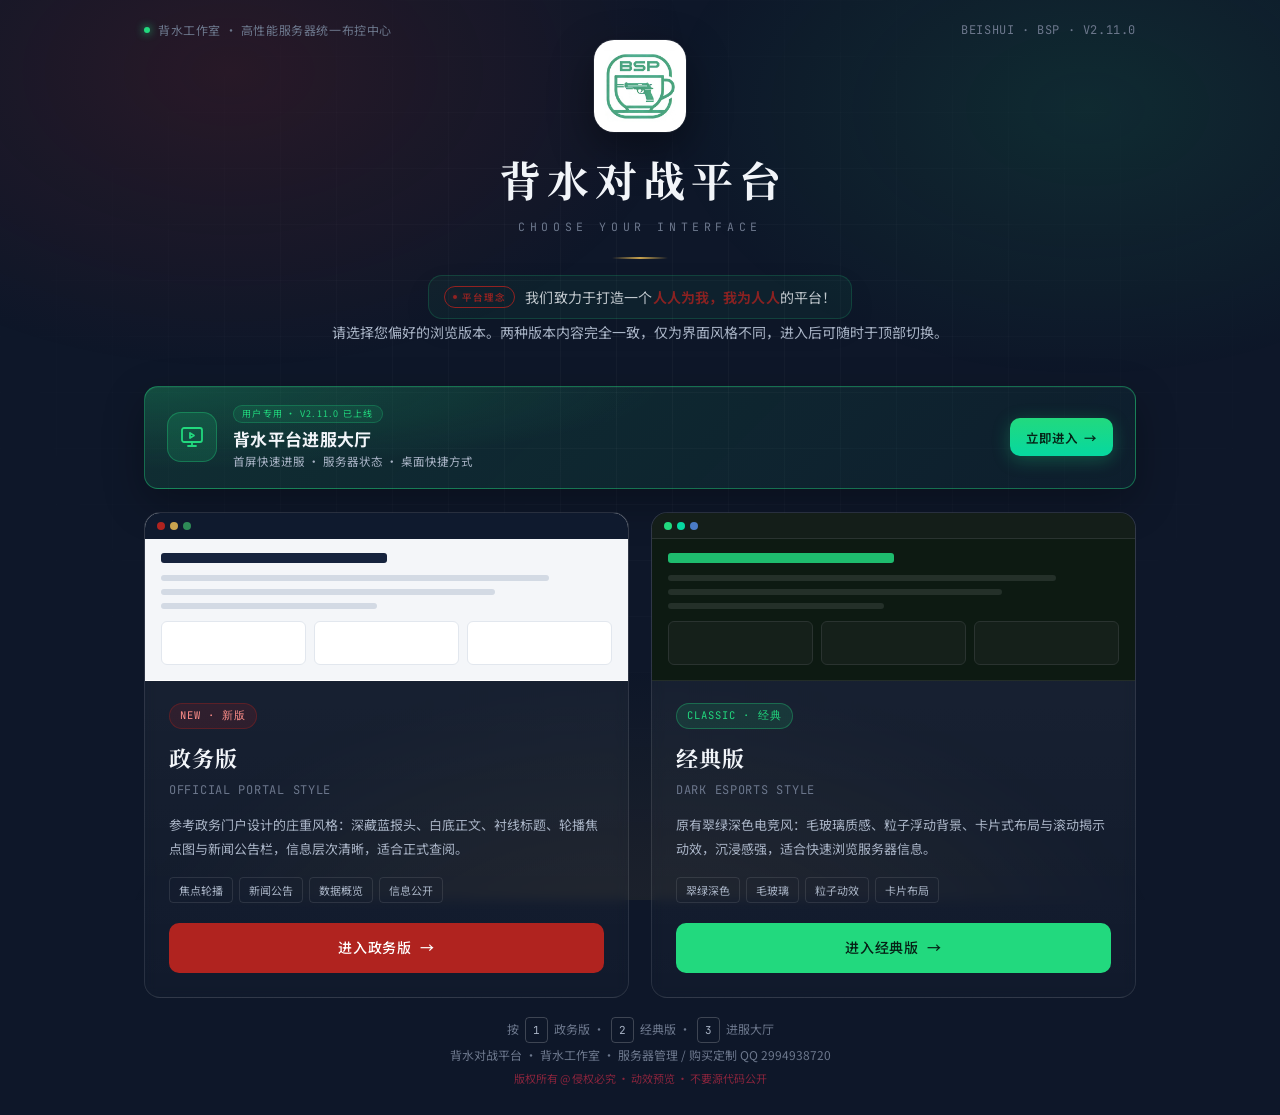
<file: index.html>
<!DOCTYPE html><html lang="zh-CN"><head>
<meta charset="UTF-8">
<meta name="viewport" content="width=device-width, initial-scale=1.0">
<title>背水对战平台 · 选择版本</title>
<link rel="preconnect" href="https://fonts.googleapis.com">
<link href="https://fonts.googleapis.com/css2?family=Noto+Serif+SC:wght@400;500;600;700&family=Noto+Sans+SC:wght@400;500;700&family=JetBrains+Mono:wght@400;500&display=swap" rel="stylesheet">
<style>
*,*::before,*::after{margin:0;padding:0;box-sizing:border-box}
:root{
  --ink:#0E1729;
  --ink-2:#16233D;
  --accent:#B0231F;
  --gold:#C9A34E;
  --green:#22D97E;
  --text:#F2F5F9;
  --text2:#A9B4C6;
  --text3:#6C778C;
  --line:rgba(255,255,255,.10);
  --line-2:rgba(255,255,255,.20);
  --font-serif:'Noto Serif SC','Songti SC','SimSun',Georgia,serif;
  --font-sans:'Noto Sans SC',-apple-system,'PingFang SC','Microsoft YaHei',sans-serif;
  --font-mono:'JetBrains Mono','SF Mono',monospace;
}
html,body{min-height:100%}
body{
  font-family:var(--font-sans);background:var(--ink);color:var(--text);
  line-height:1.7;-webkit-font-smoothing:antialiased;-moz-osx-font-smoothing:grayscale;
  display:flex;flex-direction:column;min-height:100vh;position:relative;overflow-x:hidden;
}
/* 背景装饰 */
body::before{
  content:'';position:fixed;inset:0;pointer-events:none;
  background:
    radial-gradient(60% 55% at 18% 8%,rgba(176,35,31,.16),transparent 60%),
    radial-gradient(55% 50% at 85% 12%,rgba(34,217,126,.10),transparent 60%),
    radial-gradient(70% 60% at 50% 110%,rgba(201,163,78,.10),transparent 60%);
}
body::after{
  content:'';position:fixed;inset:0;pointer-events:none;opacity:.35;
  background-image:linear-gradient(var(--line) 1px,transparent 1px),linear-gradient(90deg,var(--line) 1px,transparent 1px);
  background-size:56px 56px;
  -webkit-mask-image:radial-gradient(70% 65% at 50% 40%,#000,transparent 85%);
  mask-image:radial-gradient(70% 65% at 50% 40%,#000,transparent 85%);
}
::selection{background:var(--accent);color:#fff}
::-webkit-scrollbar{width:8px}
::-webkit-scrollbar-thumb{background:var(--line-2);border-radius:4px}

.wrap{position:relative;z-index:2;width:100%;max-width:1040px;margin:0 auto;padding:0 24px}

/* 顶部小条 */
.topnote{
  position:relative;z-index:2;display:flex;justify-content:space-between;align-items:center;
  max-width:1040px;margin:0 auto;padding:20px 24px 0;font-size:12px;color:var(--text3);letter-spacing:.05em;width:100%;
}
.topnote .l{display:flex;align-items:center;gap:8px}
.topnote .dot{width:6px;height:6px;border-radius:50%;background:var(--green);box-shadow:0 0 8px var(--green)}
.topnote .r{font-family:var(--font-mono)}
@media(max-width:600px){.topnote .r{display:none}}

/* 主体 */
main{flex:1;display:flex;flex-direction:column;justify-content:center;padding:36px 0 28px;position:relative;z-index:2}
.hero{text-align:center;margin-bottom:40px}
.crest{
  width:92px;height:92px;margin:0 auto 20px;background:#fff;border-radius:20px;
  display:flex;align-items:center;justify-content:center;padding:10px;
  box-shadow:0 16px 44px rgba(0,0,0,.4),0 0 0 1px rgba(255,255,255,.08);
  animation:floaty 5s ease-in-out infinite;
}
.crest img{width:100%;height:100%;object-fit:contain;display:block}
@keyframes floaty{0%,100%{transform:translateY(0)}50%{transform:translateY(-6px)}}
.hero h1{
  font-family:var(--font-serif);font-size:clamp(28px,4.4vw,42px);font-weight:700;
  letter-spacing:.14em;line-height:1.3;text-indent:.14em;
}
.hero .en{
  margin-top:10px;font-family:var(--font-mono);font-size:11.5px;
  letter-spacing:.4em;color:var(--text3);text-transform:uppercase;
}
.hero .rule{width:56px;height:2px;background:linear-gradient(90deg,transparent,var(--gold),transparent);margin:20px auto 16px}
.hero p{font-size:14px;color:var(--text2);max-width:620px;margin:0 auto;line-height:1.9}

/* 选择卡片 */
.pick{display:grid;grid-template-columns:1fr 1fr;gap:22px}
.card{
  position:relative;display:flex;flex-direction:column;text-decoration:none;color:inherit;
  border:1px solid var(--line);border-radius:16px;overflow:hidden;
  background:linear-gradient(180deg,rgba(255,255,255,.055),rgba(255,255,255,.015));
  backdrop-filter:blur(6px);-webkit-backdrop-filter:blur(6px);
  transition:transform .3s cubic-bezier(.34,1.4,.64,1),border-color .3s,box-shadow .3s;
  cursor:pointer;
}
.card:hover{transform:translateY(-7px);border-color:var(--line-2);box-shadow:0 26px 60px rgba(0,0,0,.5)}
.card.gov:hover{border-color:rgba(176,35,31,.65);box-shadow:0 26px 60px rgba(176,35,31,.22)}
.card.cls:hover{border-color:rgba(34,217,126,.6);box-shadow:0 26px 60px rgba(34,217,126,.20)}

/* 缩略预览 */
.prev{height:168px;position:relative;overflow:hidden;border-bottom:1px solid var(--line);flex-shrink:0}
.prev .bar{position:absolute;left:0;right:0;top:0;height:26px;display:flex;align-items:center;gap:5px;padding:0 12px}
.prev .bar i{width:8px;height:8px;border-radius:50%;display:block}
.prev .chrome{position:absolute;left:0;right:0;top:26px;bottom:0;padding:14px 16px}
.prev .ln{height:6px;border-radius:3px;margin-bottom:8px}
.prev .ln.w1{width:62%}.prev .ln.w2{width:86%}.prev .ln.w3{width:74%}.prev .ln.w4{width:48%}
.prev .row{display:flex;gap:8px;margin-top:12px}
.prev .blk{flex:1;height:44px;border-radius:6px}
/* 政务预览 */
.card.gov .prev{background:#fff}
.card.gov .bar{background:#0F1A2E}
.card.gov .bar i{background:#B0231F}
.card.gov .bar i:nth-child(2){background:#C9A34E}
.card.gov .bar i:nth-child(3){background:#2E8B57}
.card.gov .chrome{background:#F4F6F9}
.card.gov .ln{background:#D3DAE4}
.card.gov .ln.h{background:#16233D;height:10px;width:50%;margin-bottom:12px}
.card.gov .blk{background:#fff;border:1px solid #E2E7EE}
/* 经典预览 */
.card.cls .prev{background:#0A1510}
.card.cls .bar{background:rgba(255,255,255,.04);border-bottom:1px solid #2A3330}
.card.cls .bar i{background:#22D97E}
.card.cls .bar i:nth-child(2){background:#06D8A0}
.card.cls .bar i:nth-child(3){background:#4A7BC5}
.card.cls .chrome{background:#0D1A12}
.card.cls .ln{background:#243029}
.card.cls .ln.h{background:#22D97E;height:10px;width:50%;margin-bottom:12px;opacity:.85}
.card.cls .blk{background:#15201A;border:1px solid #2A3330}

/* 卡片文字 */
.body{padding:22px 24px 24px;display:flex;flex-direction:column;flex:1}
.tagline{display:flex;align-items:center;gap:8px;margin-bottom:10px}
.pill{font-size:10.5px;letter-spacing:.1em;padding:3px 10px;border-radius:20px;font-family:var(--font-mono)}
.card.gov .pill{background:rgba(176,35,31,.16);color:#FF8F8A;border:1px solid rgba(176,35,31,.35)}
.card.cls .pill{background:rgba(34,217,126,.13);color:var(--green);border:1px solid rgba(34,217,126,.32)}
.card h2{font-family:var(--font-serif);font-size:22px;font-weight:700;letter-spacing:.04em;margin-bottom:4px}
.card .sub{font-size:12px;color:var(--text3);font-family:var(--font-mono);letter-spacing:.06em;margin-bottom:12px}
.card p.desc{font-size:13px;color:var(--text2);line-height:1.85;flex:1}
.feats{display:flex;flex-wrap:wrap;gap:6px;margin:16px 0 20px}
.feats span{font-size:11px;color:var(--text2);border:1px solid var(--line);border-radius:4px;padding:3px 9px}
.enter{
  display:flex;align-items:center;justify-content:center;gap:8px;
  padding:12px;border-radius:10px;font-size:14px;font-weight:500;letter-spacing:.06em;
  transition:all .25s;border:1px solid transparent;
}
.card.gov .enter{background:var(--accent);color:#fff}
.card.gov .enter:hover{background:#C92A25}
.card.cls .enter{background:var(--green);color:#062015}
.card.cls .enter:hover{background:#3EE892}
.enter .arw{transition:transform .25s}
.card:hover .enter .arw{transform:translateX(4px)}
.badge-last{
  position:absolute;top:12px;right:12px;z-index:3;font-size:10px;letter-spacing:.08em;
  background:rgba(0,0,0,.55);color:#fff;border:1px solid rgba(255,255,255,.35);
  padding:3px 9px;border-radius:20px;backdrop-filter:blur(4px);
}

/* 底部 */
footer{
  position:relative;z-index:2;text-align:center;padding:18px 24px 26px;
  font-size:12px;color:var(--text3);line-height:2;
}
footer .kbd{display:inline-block;font-family:var(--font-mono);font-size:11px;border:1px solid var(--line-2);border-radius:4px;padding:1px 7px;margin:0 3px;color:var(--text2)}
footer .cp{color:rgba(217,45,74,.6);font-size:11px}

/* 进服大厅入口 */
.quick-room{margin:0 0 24px}
.quick-room a{
  position:relative;
  display:flex;align-items:center;gap:16px;
  padding:18px 22px;border-radius:14px;
  background:
    radial-gradient(90% 140% at 0% 0%,rgba(34,217,126,.18),transparent 58%),
    linear-gradient(135deg,rgba(34,217,126,.12),rgba(6,216,160,.04));
  border:1px solid rgba(34,217,126,.42);
  color:var(--text);text-decoration:none;
  box-shadow:0 14px 40px rgba(0,0,0,.28),inset 0 1px 0 rgba(255,255,255,.04);
  transition:transform .25s ease,border-color .25s ease,box-shadow .25s ease;
}
.quick-room a:hover{transform:translateY(-2px);border-color:rgba(34,217,126,.75);box-shadow:0 18px 46px rgba(34,217,126,.18)}
.qr-icon{display:flex;align-items:center;justify-content:center;width:50px;height:50px;border-radius:14px;background:rgba(34,217,126,.14);border:1px solid rgba(34,217,126,.34);color:var(--green);flex-shrink:0}
.qr-icon svg{width:24px;height:24px;fill:none;stroke:currentColor;stroke-width:1.8;stroke-linecap:round;stroke-linejoin:round}
.qr-text{display:flex;flex-direction:column;line-height:1.35;min-width:0}
.qr-tag{display:inline-flex;align-self:flex-start;align-items:center;font-size:9px;letter-spacing:.14em;color:var(--green);background:rgba(34,217,126,.1);border:1px solid rgba(34,217,126,.26);border-radius:999px;padding:2px 8px;margin-bottom:5px}
.qr-text b{font-size:17px;letter-spacing:.02em}
.qr-text small{font-size:11.5px;color:var(--text2);margin-top:3px}
.qr-cta{margin-left:auto;flex-shrink:0;display:inline-flex;align-items:center;gap:6px;height:38px;padding:0 16px;border-radius:10px;font-size:12.5px;font-weight:600;color:#052316;background:linear-gradient(180deg,var(--green),#06d8a0);box-shadow:0 4px 18px rgba(34,217,126,.28);transition:filter .2s,transform .2s}
.quick-room a:hover .qr-cta{filter:brightness(1.05);transform:translateX(2px)}

/* 入场动画 */
.anim{opacity:0;transform:translateY(18px);animation:up .7s ease-out forwards}
@keyframes up{to{opacity:1;transform:translateY(0)}}
.d1{animation-delay:.05s}.d2{animation-delay:.14s}.d3{animation-delay:.24s}.d4{animation-delay:.34s}.d5{animation-delay:.44s}

@media(max-width:820px){
  .pick{grid-template-columns:1fr;gap:18px}
  main{padding:24px 0}
  .hero{margin-bottom:28px}
  .prev{height:140px}
  .quick-room a{padding:15px 16px;gap:12px}
  .qr-cta{display:none}
  .qr-text b{font-size:15.5px}
}
@media(max-width:600px){
  .hero h1{letter-spacing:.1em}
  .crest{width:76px;height:76px}
  footer{font-size:11.5px}
  .qr-icon{width:42px;height:42px;border-radius:11px}
  .qr-icon svg{width:20px;height:20px}
  .qr-tag{display:none}
  .qr-text small{font-size:10.5px}
}
@media(prefers-reduced-motion:reduce){
  *,*::before,*::after{animation-duration:.01ms!important;transition-duration:.01ms!important}
  .anim{opacity:1;transform:none}
  .crest{animation:none}
}
</style>
  <link rel="stylesheet" href="bsp-anim.css">
  <link rel="stylesheet" href="motion.css">
</head>
<body data-bsp-page-loader data-bsp-loader-msg="正在进入背水对战平台..." data-motion="full">

<div class="topnote">
  <div class="l"><span class="dot"></span>背水工作室 · 高性能服务器统一布控中心</div>
  <div class="r">BEISHUI · BSP · V2.11.0</div>
</div>

<main class="wrap">
  <div class="hero">
    <div class="crest anim d1"><img src="logo.png" alt="背水对战平台徽标"></div>
    <h1 class="anim d2">背水对战平台</h1>
    <div class="en anim d2">Choose Your Interface</div>
    <div class="rule anim d2"></div>
    <p class="bsp-motto bsp-motto--pill anim d3">
      <span class="bsp-motto-kicker">平台理念</span>
      <span class="bsp-motto-text">我们致力于打造一个<em>人人为我，我为人人</em>的平台！</span>
    </p>
    <p class="anim d3">请选择您偏好的浏览版本。两种版本内容完全一致，仅为界面风格不同，进入后可随时于顶部切换。</p>
  </div>

  <div class="quick-room anim d3">
    <a href="room/" target="_blank" rel="noopener">
      <span class="qr-icon" aria-hidden="true">
        <svg viewBox="0 0 24 24"><rect x="2" y="3" width="20" height="14" rx="2"/><path d="M8 21h8M12 17v4"/><path d="m10 8 4 2.5-4 2.5Z"/></svg>
      </span>
      <span class="qr-text">
        <span class="qr-tag">用户专用 · V2.11.0 已上线</span>
        <b>背水平台进服大厅</b>
        <small>首屏快速进服 · 服务器状态 · 桌面快捷方式</small>
      </span>
      <span class="qr-cta">立即进入 <span aria-hidden="true">→</span></span>
    </a>
  </div>

  <div class="pick">
    <!-- 政务版 -->
    <a class="card gov anim d4" href="政务版.html" data-v="gov">
      <span class="badge-last" data-last="gov" hidden>上次访问</span>
      <div class="prev">
        <div class="bar"><i></i><i></i><i></i></div>
        <div class="chrome">
          <div class="ln h"></div>
          <div class="ln w2"></div>
          <div class="ln w3"></div>
          <div class="ln w4"></div>
          <div class="row"><span class="blk"></span><span class="blk"></span><span class="blk"></span></div>
        </div>
      </div>
      <div class="body">
        <div class="tagline"><span class="pill">NEW · 新版</span></div>
        <h2>政务版</h2>
        <div class="sub">OFFICIAL PORTAL STYLE</div>
        <p class="desc">参考政务门户设计的庄重风格：深藏蓝报头、白底正文、衬线标题、轮播焦点图与新闻公告栏，信息层次清晰，适合正式查阅。</p>
        <div class="feats"><span>焦点轮播</span><span>新闻公告</span><span>数据概览</span><span>信息公开</span></div>
        <div class="enter">进入政务版 <span class="arw">→</span></div>
      </div>
    </a>

    <!-- 经典版 -->
    <a class="card cls anim d5" href="经典版.html" data-v="cls">
      <span class="badge-last" data-last="cls" hidden>上次访问</span>
      <div class="prev">
        <div class="bar"><i></i><i></i><i></i></div>
        <div class="chrome">
          <div class="ln h"></div>
          <div class="ln w2"></div>
          <div class="ln w3"></div>
          <div class="ln w4"></div>
          <div class="row"><span class="blk"></span><span class="blk"></span><span class="blk"></span></div>
        </div>
      </div>
      <div class="body">
        <div class="tagline"><span class="pill">CLASSIC · 经典</span></div>
        <h2>经典版</h2>
        <div class="sub">DARK ESPORTS STYLE</div>
        <p class="desc">原有翠绿深色电竞风：毛玻璃质感、粒子浮动背景、卡片式布局与滚动揭示动效，沉浸感强，适合快速浏览服务器信息。</p>
        <div class="feats"><span>翠绿深色</span><span>毛玻璃</span><span>粒子动效</span><span>卡片布局</span></div>
        <div class="enter">进入经典版 <span class="arw">→</span></div>
      </div>
    </a>
  </div>
</main>

<footer>
  <div>按 <span class="kbd">1</span> 政务版 · <span class="kbd">2</span> 经典版 · <span class="kbd">3</span> 进服大厅</div>
  <div>背水对战平台 · 背水工作室 · 服务器管理 / 购买定制 QQ 2994938720</div>
  <div class="cp">版权所有 @ 侵权必究 · <a href="动效预览.html" style="color:var(--primary);text-decoration:none">动效预览</a> · 不要源代码公开</div>
</footer>

<script>
/* 记录/展示上次访问 */
(function(){
  var last=null;
  try{last=localStorage.getItem('bsp_version')}catch(e){}
  if(last){
    var b=document.querySelector('.badge-last[data-last="'+last+'"]');
    if(b)b.hidden=false;
  }
  document.querySelectorAll('.card').forEach(function(c){
    c.addEventListener('click',function(){
      try{localStorage.setItem('bsp_version',c.getAttribute('data-v'))}catch(e){}
    });
  });
  /* 键盘 1 / 2 / 3 快捷键 */
  document.addEventListener('keydown',function(e){
    if(e.key==='1')location.href='政务版.html';
    if(e.key==='2')location.href='经典版.html';
    if(e.key==='3')window.open('room/','_blank','noopener');
  });
})();
</script>
  <script src="bsp-anim.js" defer></script>
  <script src="motion.js" defer></script>
</body>
</html>
</file>
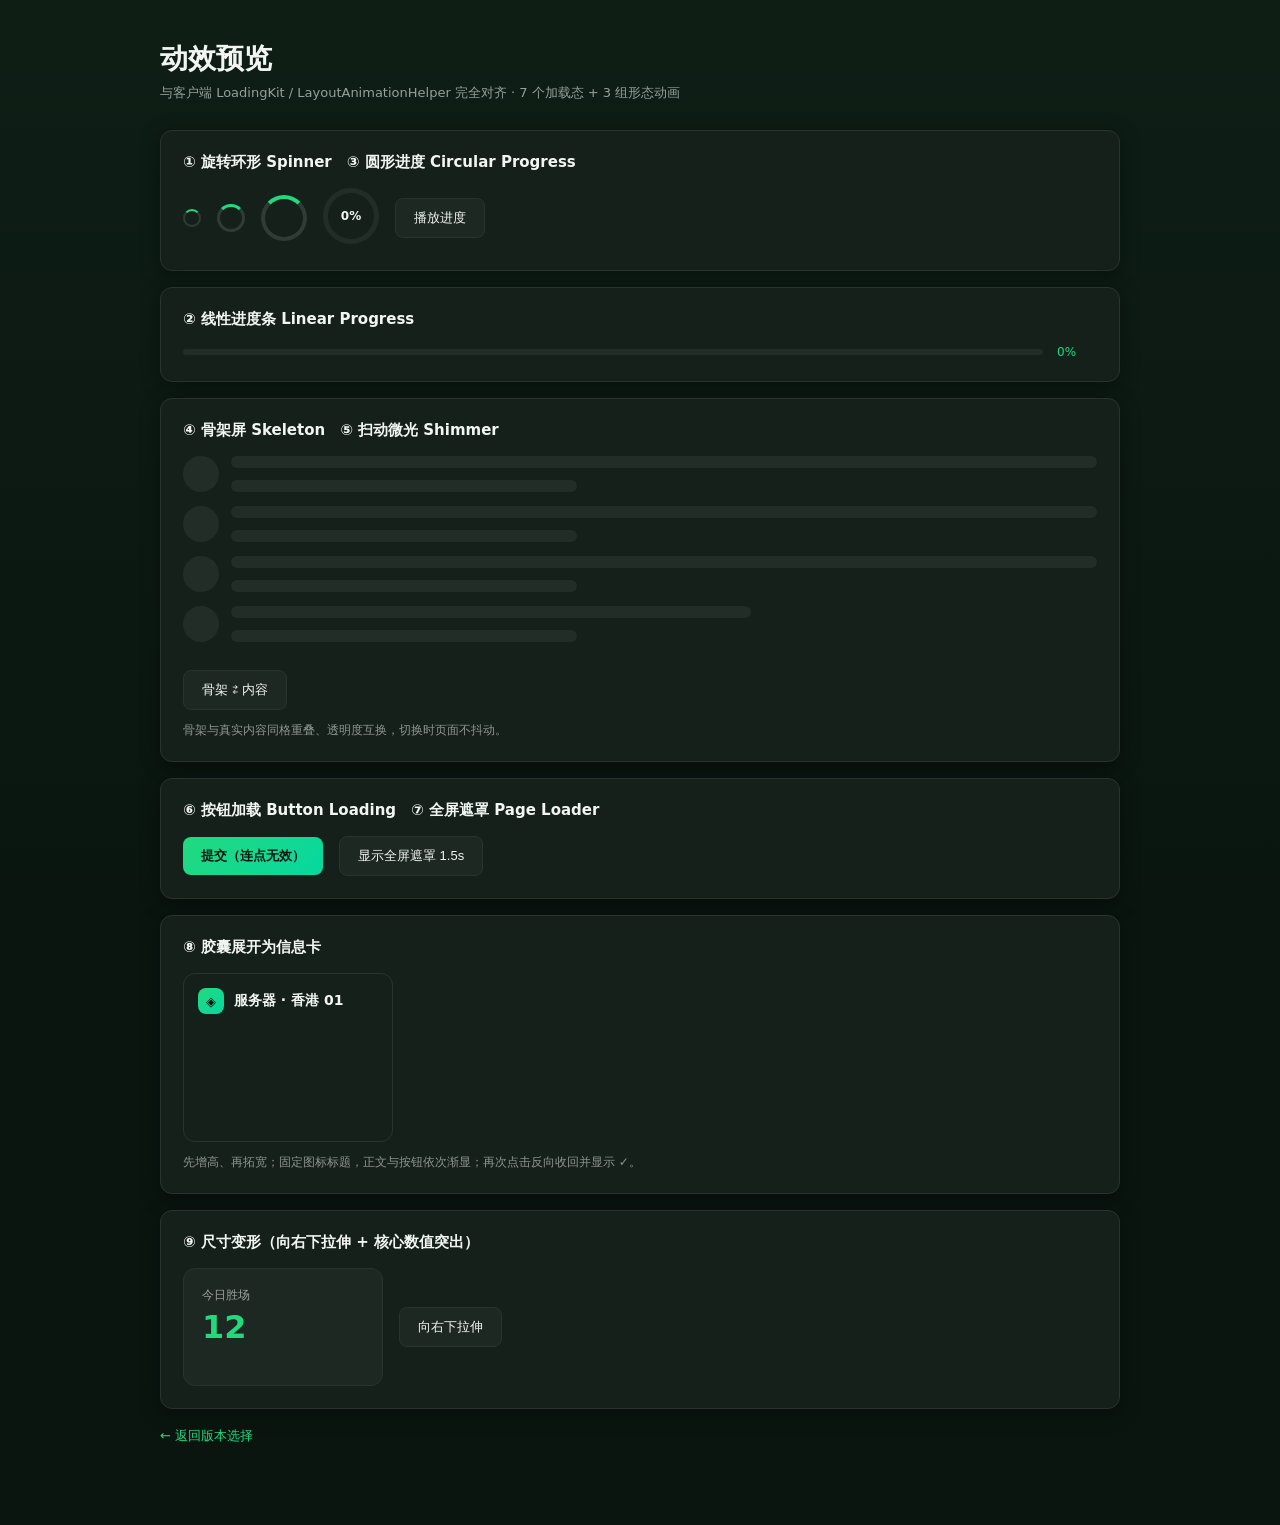
<file: 动效预览.html>
<!DOCTYPE html>
<html lang="zh-CN">
<head>
<meta charset="UTF-8">
<meta name="viewport" content="width=device-width,initial-scale=1">
<title>动效预览 · 背水对战平台</title>
<link rel="stylesheet" href="bsp-anim.css">
<style>
  :root{
    --bg:#0D1A12; --surface:#15201A; --surface-hover:#1E2822;
    --primary:#22D97E; --accent:#06D8A0; --text:#F2F5F3; --border:#2A3330;
    --radius:12px; --radius-sm:8px;
  }
  *{box-sizing:border-box}
  body{
    margin:0;background:linear-gradient(180deg,#0E1E15,#0A1510 60%);
    color:var(--text);font-family:"Noto Sans SC","Microsoft YaHei",system-ui,sans-serif;
    min-height:100vh;padding:40px 20px 80px;
  }
  .wrap{max-width:960px;margin:0 auto}
  h1{font-size:28px;margin:0 0 6px}
  .sub{color:rgba(242,245,243,.6);font-size:13px;margin-bottom:28px}
  .card{
    background:var(--surface);border:1px solid var(--border);border-radius:var(--radius);
    padding:22px;margin-bottom:16px;box-shadow:0 4px 20px rgba(0,0,0,.35);
  }
  .card h2{font-size:15px;margin:0 0 16px;font-weight:700}
  .row{display:flex;align-items:center;gap:16px;flex-wrap:wrap}
  .btn{
    display:inline-flex;align-items:center;justify-content:center;gap:8px;
    padding:10px 18px;border-radius:var(--radius-sm);border:1px solid var(--border);
    background:var(--surface-hover);color:var(--text);font-size:13px;cursor:pointer;
    text-decoration:none;transition:background .2s ease,border-color .2s ease;
  }
  .btn:hover{border-color:var(--primary)}
  .btn--primary{background:linear-gradient(135deg,#22D97E,#06D8A0);color:#0A1510;border:0;font-weight:700}
  .hint{color:rgba(242,245,243,.55);font-size:12px;margin-top:12px}
  .stat{
    width:200px;background:var(--surface-hover);border:1px solid var(--border);
    border-radius:var(--radius);padding:18px;overflow:hidden;
  }
  .stat .k{font-size:12px;color:rgba(242,245,243,.6)}
  .stat .v{font-size:32px;font-weight:800;color:var(--primary);margin-top:4px}
  .stat .extra{font-size:11px;color:rgba(242,245,243,.45);margin-top:6px}
  .capsule{width:210px;cursor:pointer}
  .capsule .bsp-capsule__body{color:rgba(242,245,243,.7);font-size:12px;line-height:1.7}
  .check{opacity:0;color:var(--primary);font-size:18px;margin-left:auto;transition:opacity .25s ease}
  a.back{color:var(--primary);text-decoration:none;font-size:13px}
</style>
</head>
<body data-bsp-page-loader data-bsp-loader-msg="正在加载动效预览..." data-bsp-loader-sub="7 个加载态 + 3 组形态动画">
<div class="wrap">
  <h1>动效预览</h1>
  <div class="sub">与客户端 LoadingKit / LayoutAnimationHelper 完全对齐 · 7 个加载态 + 3 组形态动画</div>

  <!-- ①③ -->
  <div class="card">
    <h2>① 旋转环形 Spinner　③ 圆形进度 Circular Progress</h2>
    <div class="row">
      <span class="bsp-ring bsp-ring--sm"></span>
      <span class="bsp-ring"></span>
      <span class="bsp-ring bsp-ring--lg"></span>
      <div id="circ"></div>
      <button class="btn" id="playProgress">播放进度</button>
    </div>
  </div>

  <!-- ② -->
  <div class="card">
    <h2>② 线性进度条 Linear Progress</h2>
    <div class="row" style="gap:14px">
      <div class="bsp-linear" style="flex:1"><div class="bsp-linear__fill" id="linearFill"></div></div>
      <span id="linearPct" style="font-size:12px;color:var(--primary);min-width:40px">0%</span>
    </div>
  </div>

  <!-- ④⑤ -->
  <div class="card">
    <h2>④ 骨架屏 Skeleton　⑤ 扫动微光 Shimmer</h2>
    <div id="skel"></div>
    <button class="btn" id="toggleSkel" style="margin-top:14px">骨架 ⇄ 内容</button>
    <div class="hint">骨架与真实内容同格重叠、透明度互换，切换时页面不抖动。</div>
  </div>

  <!-- ⑥⑦ -->
  <div class="card">
    <h2>⑥ 按钮加载 Button Loading　⑦ 全屏遮罩 Page Loader</h2>
    <div class="row">
      <button class="btn btn--primary" id="busyBtn">提交（连点无效）</button>
      <button class="btn" id="pageLoaderBtn">显示全屏遮罩 1.5s</button>
    </div>
  </div>

  <!-- ⑧ -->
  <div class="card">
    <h2>⑧ 胶囊展开为信息卡</h2>
    <div class="bsp-capsule capsule" id="cap"
         data-bsp-capsule data-bsp-w="300" data-bsp-h="196" data-bsp-cw="210" data-bsp-ch="52">
      <div class="bsp-capsule__header">
        <span class="bsp-capsule__icon">◈</span>
        <span class="bsp-capsule__title">服务器 · 香港 01</span>
        <span class="check" data-bsp-check>✓</span>
      </div>
      <div class="bsp-capsule__body bsp-reveal">
        延迟 18ms · 12/16 人 · 竞技模式<br>点击胶囊展开查看完整信息卡
      </div>
      <div class="bsp-capsule__actions bsp-reveal">
        <span class="btn btn--primary" data-bsp-no-toggle>加入服务器</span>
      </div>
    </div>
    <div class="hint">先增高、再拓宽；固定图标标题，正文与按钮依次渐显；再次点击反向收回并显示 ✓。</div>
  </div>

  <!-- ⑨⑩ -->
  <div class="card">
    <h2>⑨ 尺寸变形（向右下拉伸 + 核心数值突出）</h2>
    <div class="row">
      <div class="stat" id="stat">
        <div class="k">今日胜场</div>
        <div class="v" id="statVal">12</div>
        <div class="extra bsp-reveal" id="statExtra">较昨日 +3 · 连胜 2 场</div>
      </div>
      <button class="btn" id="morphBtn">向右下拉伸</button>
    </div>
  </div>

  <a class="back" href="index.html">← 返回版本选择</a>
</div>

<script src="bsp-anim.js" defer></script>
<script>
document.addEventListener('DOMContentLoaded', function () {
  var A = window.BSPAnim;

  /* 圆形进度 */
  var circ = A.buildCircular(56, 0);
  document.getElementById('circ').appendChild(circ);

  /* 进度播放 */
  var timer = null;
  function play() {
    if (timer) clearInterval(timer);
    var t0 = Date.now();
    timer = setInterval(function () {
      var r = Math.min(1, (Date.now() - t0) / 1600);
      A.linear(document.getElementById('linearFill').parentNode, r);
      A.circular(circ, r);
      document.getElementById('linearPct').textContent = Math.round(r * 100) + '%';
      if (r >= 1) clearInterval(timer);
    }, 40);
  }
  document.getElementById('playProgress').addEventListener('click', play);

  /* 骨架屏 */
  var skelHost = document.getElementById('skel');
  var realHtml =
    '<div style="font-size:13px;line-height:2.2">' +
    '<div>真实内容：张三 · 在线</div><div>真实内容：李四 · 游戏中</div>' +
    '<div>真实内容：王五 · 离线</div><div>真实内容：赵六 · 在线</div></div>';
  var showingSkeleton = true;
  var sk = A.skeleton(skelHost, 4, { twoLines: true });
  document.getElementById('toggleSkel').addEventListener('click', function () {
    if (showingSkeleton) {
      sk.reveal();
      skelHost.innerHTML = realHtml;
      showingSkeleton = false;
    } else {
      sk = A.skeleton(skelHost, 4, { twoLines: true });
      showingSkeleton = true;
    }
  });

  /* 按钮加载 */
  document.getElementById('busyBtn').addEventListener('click', function () {
    var done = A.buttonLoading(this);
    setTimeout(done, 2000);
  });

  /* 全屏遮罩 */
  document.getElementById('pageLoaderBtn').addEventListener('click', function () {
    A.pageLoader.show('正在加载平台数据...', '最短展示 400ms，避免一闪而过');
    setTimeout(function () { A.pageLoader.hide(); }, 1200);
  });

  /* 尺寸变形 */
  document.getElementById('morphBtn').addEventListener('click', function () {
    var stat = document.getElementById('stat');
    A.morphSize(stat, 288, 152, function () { A.popValue(document.getElementById('statVal')); });
    document.getElementById('statExtra').classList.add('is-shown');
  });
});
</script>
</body>
</html>
</file>
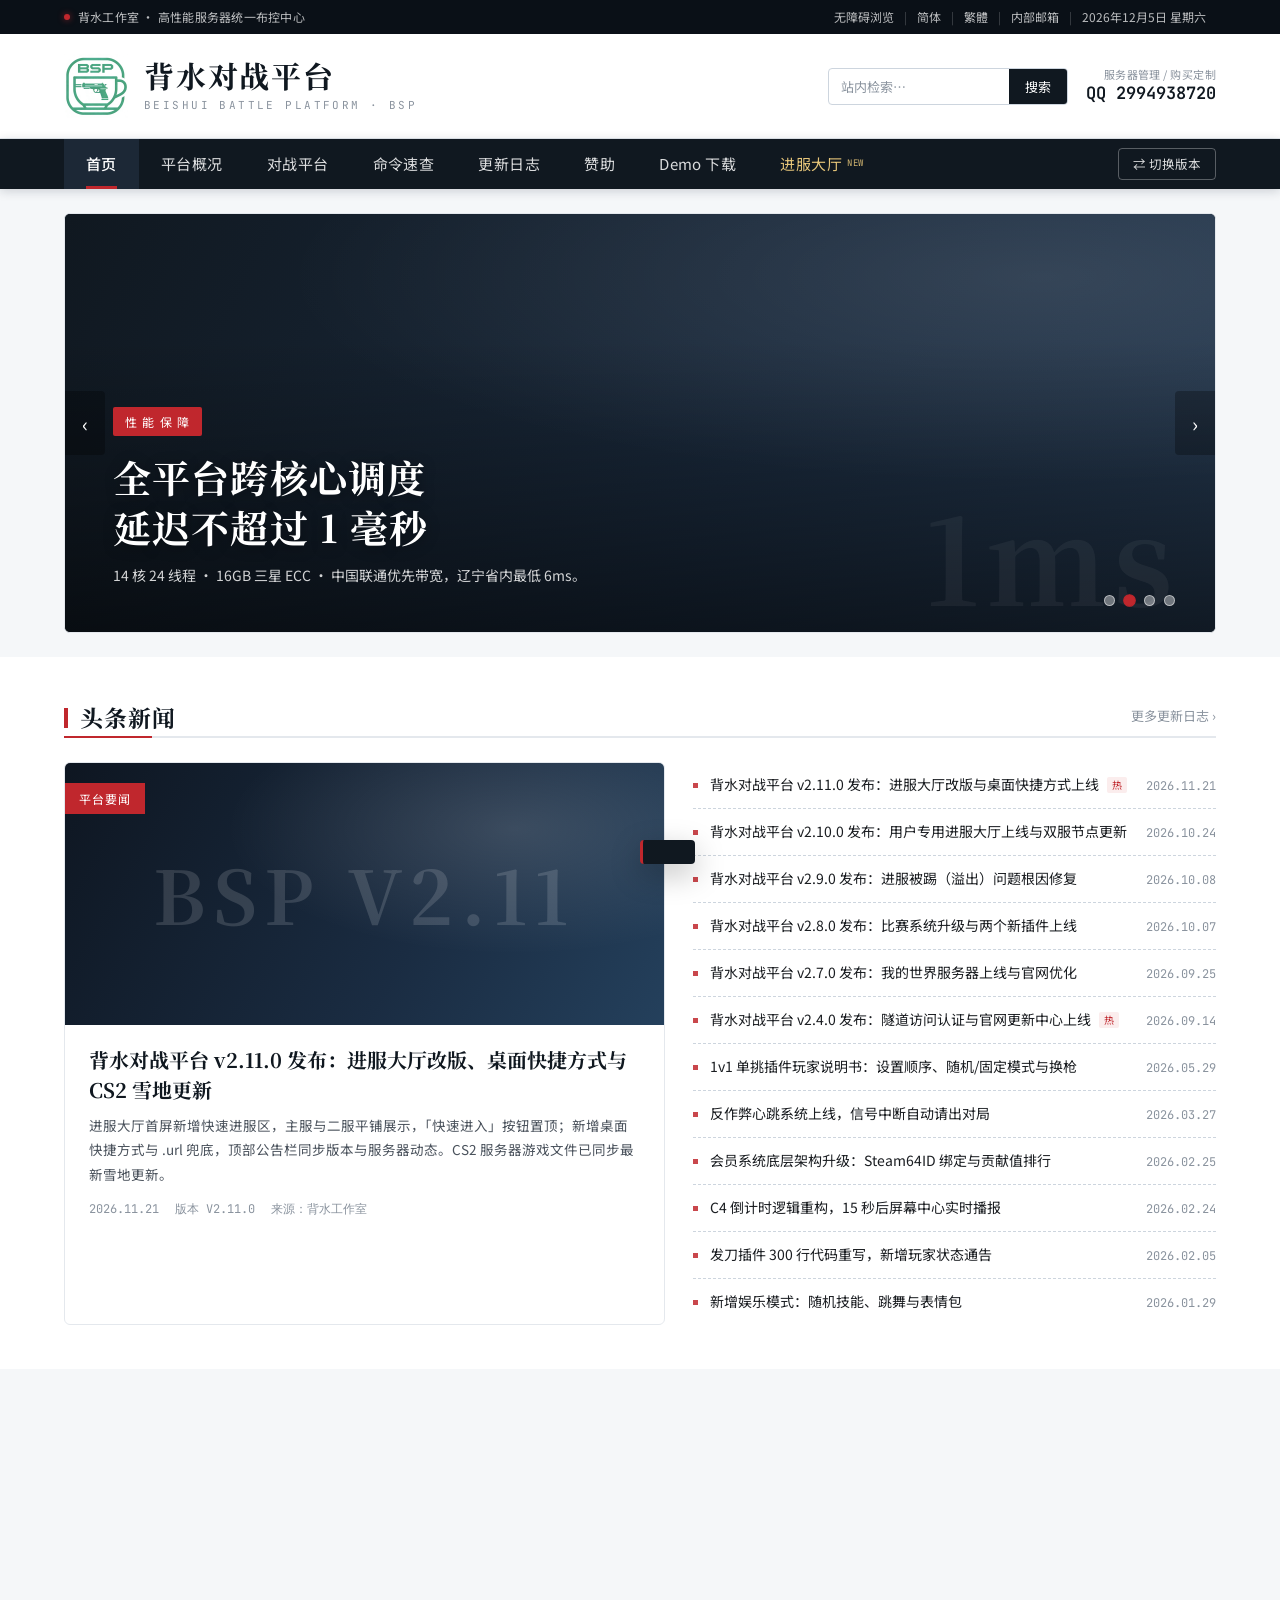
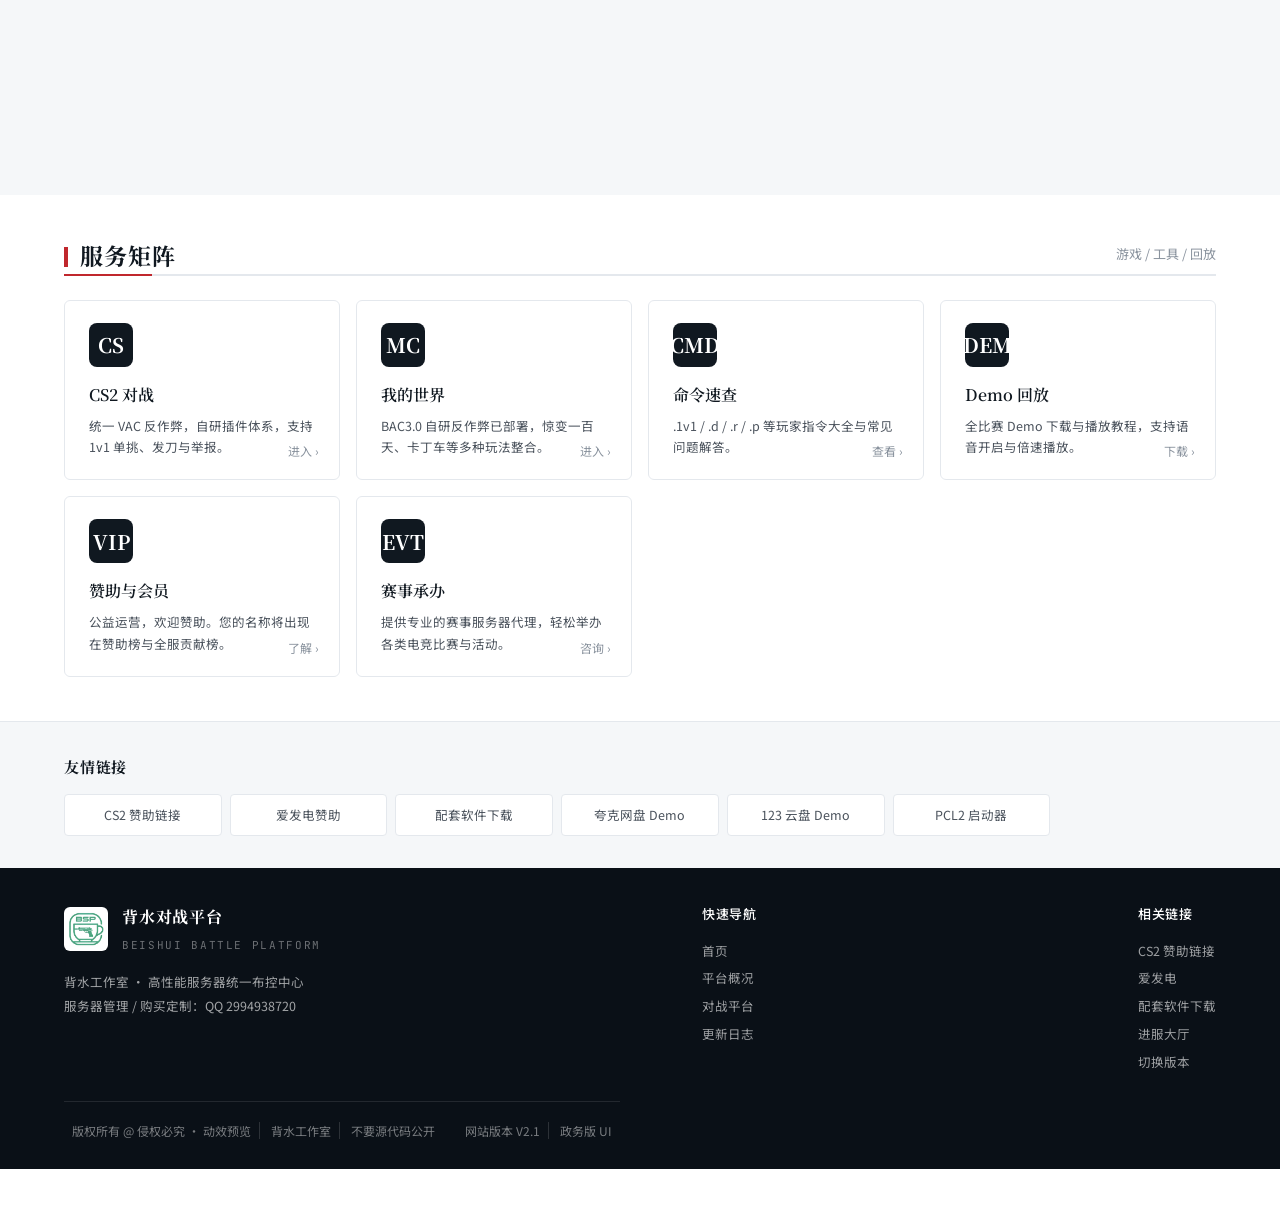
<file: 政务版.html>
<!DOCTYPE html><html lang="zh-CN"><head>
<meta charset="UTF-8">
<meta name="viewport" content="width=device-width, initial-scale=1.0">
<title>背水对战平台 · 官方网站（政务版）</title>
<link rel="preconnect" href="https://fonts.googleapis.com">
<link href="https://fonts.googleapis.com/css2?family=Noto+Serif+SC:wght@400;500;600;700&family=Noto+Sans+SC:wght@400;500;700&family=JetBrains+Mono:wght@400;500&display=swap" rel="stylesheet">
<style>
/* ================= 基础与变量 ================= */
*,*::before,*::after{margin:0;padding:0;box-sizing:border-box}
:root{
  --ink:#101820;          /* 近黑深蓝 · 顶栏/导航 */
  --ink-2:#1C2836;        /* 导航悬停 */
  --ink-3:#0A1017;        /* 页脚/工具条更深 */
  --accent:#C0272D;       /* 极简红 · 仅作强调 */
  --accent-soft:#FBEDED;
  --steel:#5B6B7C;        /* 中性钢灰 · 替代金色 */
  --steel-soft:#EEF1F4;
  --bg:#FFFFFF;
  --bg-alt:#F5F7F9;
  --line:#E4E8ED;
  --line-2:#CDD5DE;
  --text:#1A1D21;
  --text2:#4A525C;
  --text3:#8A939E;
  --radius:4px;
  --radius-lg:6px;
  --wrap:1200px;
  --font-serif:'Noto Serif SC','Songti SC','SimSun',Georgia,serif;
  --font-sans:'Noto Sans SC',-apple-system,'PingFang SC','Microsoft YaHei',sans-serif;
  --font-mono:'JetBrains Mono','SF Mono','Cascadia Code',monospace;
}
html{scroll-behavior:smooth}
body{
  font-family:var(--font-sans);background:var(--bg);color:var(--text);
  line-height:1.75;-webkit-font-smoothing:antialiased;-moz-osx-font-smoothing:grayscale;
  overflow-x:hidden;font-size:14px;
}
::selection{background:var(--accent);color:#fff}
::-webkit-scrollbar{width:8px;height:8px}
::-webkit-scrollbar-track{background:var(--bg-alt)}
::-webkit-scrollbar-thumb{background:var(--line-2);border-radius:4px}
::-webkit-scrollbar-thumb:hover{background:var(--text3)}
a{color:var(--ink);text-decoration:none;transition:color .2s}
a:hover{color:var(--accent)}
.wrap{max-width:var(--wrap);margin:0 auto;padding:0 24px}

/* ================= 顶部工具条 ================= */
.topbar{background:var(--ink-3);color:rgba(255,255,255,.72);font-size:12px;line-height:34px}
.topbar .wrap{display:flex;align-items:center;justify-content:space-between;gap:16px}
.topbar-l{display:flex;align-items:center;gap:8px;letter-spacing:.02em}
.topbar-l .dot{width:6px;height:6px;border-radius:50%;background:var(--accent);box-shadow:0 0 6px rgba(192,39,45,.7)}
.topbar-r{display:flex;align-items:center;gap:0}
.topbar-r a,.topbar-r span{color:rgba(255,255,255,.72);padding:0 10px;font-size:12px}
.topbar-r a:hover{color:#fff}
.topbar-r .sep{color:rgba(255,255,255,.22);padding:0}
@media(max-width:768px){.topbar-l{display:none}.topbar .wrap{justify-content:center}}

/* ================= 报头 ================= */
.masthead{background:#fff;border-bottom:1px solid var(--line)}
.masthead .wrap{display:flex;align-items:center;justify-content:space-between;gap:24px;padding-top:20px;padding-bottom:20px}
.brand{display:flex;align-items:center;gap:16px;min-width:0}
.brand img{height:64px;width:auto;display:block;flex-shrink:0}
.brand-txt{min-width:0}
.brand-txt h1{
  font-family:var(--font-serif);font-size:30px;font-weight:700;letter-spacing:.06em;
  line-height:1.2;color:var(--ink);white-space:nowrap;
}
.brand-txt .en{
  font-size:11px;letter-spacing:.22em;color:var(--text3);
  text-transform:uppercase;margin-top:3px;font-family:var(--font-mono);
}
.mast-r{display:flex;align-items:center;gap:18px;flex-shrink:0}
.search{display:flex;border:1px solid var(--line-2);border-radius:var(--radius);overflow:hidden;background:#fff}
.search input{border:0;outline:0;padding:8px 12px;font-size:13px;width:180px;font-family:inherit;color:var(--text);background:transparent}
.search input::placeholder{color:var(--text3)}
.search button{border:0;background:var(--ink);color:#fff;padding:0 16px;font-size:13px;cursor:pointer;font-family:inherit;transition:background .2s}
.search button:hover{background:var(--accent)}
.hotline{text-align:right;line-height:1.35}
.hotline .k{font-size:11px;color:var(--text3);letter-spacing:.04em}
.hotline .v{font-family:var(--font-mono);font-size:17px;font-weight:600;color:var(--ink)}
@media(max-width:980px){.mast-r{display:none}}
@media(max-width:600px){.brand img{height:48px}.brand-txt h1{font-size:21px;white-space:normal}.brand-txt .en{display:none}}

/* ================= 主导航 ================= */
.mainnav{background:var(--ink);position:sticky;top:0;z-index:100;box-shadow:0 2px 10px rgba(15,26,46,.18)}
.mainnav .wrap{display:flex;align-items:stretch;justify-content:space-between;gap:12px}
.navlist{display:flex;align-items:stretch;flex-wrap:wrap}
.navlist a{
  display:flex;align-items:center;color:rgba(255,255,255,.85);
  padding:0 22px;height:50px;font-size:15px;letter-spacing:.03em;position:relative;
  transition:background .2s,color .2s;white-space:nowrap;
}
.navlist a:hover{background:var(--ink-2);color:#fff}
.navlist a.nav-community{color:#E8C77A}
.navlist a.nav-community:hover{color:#fff;background:var(--ink-2)}
.nav-new{font-size:9px;font-family:var(--font-mono);letter-spacing:.06em;color:#E8C77A;margin-left:5px;opacity:.9}
.navlist a.act{background:var(--ink-2);color:#fff;font-weight:500}
.navlist a.act::after{content:'';position:absolute;left:22px;right:22px;bottom:0;height:3px;background:var(--accent)}
.nav-right{display:flex;align-items:center}
.nav-switch{
  display:inline-flex;align-items:center;gap:6px;height:32px;padding:0 14px;
  border:1px solid rgba(255,255,255,.3);border-radius:var(--radius);
  color:rgba(255,255,255,.85);font-size:12.5px;align-self:center;
  transition:all .2s;white-space:nowrap;
}
.nav-switch:hover{background:#fff;color:var(--ink);border-color:#fff}
@media(max-width:900px){
  .mainnav .wrap{padding:0 12px;flex-direction:column;align-items:stretch;gap:0}
  .navlist{overflow-x:auto;flex-wrap:nowrap;-webkit-overflow-scrolling:touch}
  .navlist a{padding:0 14px;height:44px;font-size:13.5px}
  .navlist a.act::after{left:14px;right:14px}
  .nav-right{justify-content:flex-end;padding:8px 0;border-top:1px solid rgba(255,255,255,.1)}
  .nav-switch{height:28px}
}

/* ================= 页面切换 ================= */
.page{display:none}
.page.act{display:block;animation:fadeUp .4s ease-out}
@keyframes fadeUp{from{opacity:0;transform:translateY(10px)}to{opacity:1;transform:translateY(0)}}
@keyframes fadeIn{from{opacity:0}to{opacity:1}}

/* ================= 轮播 ================= */
.banner{background:var(--bg-alt);padding:24px 0}
.banner .wrap{position:relative}
.slides{position:relative;height:420px;overflow:hidden;background:var(--ink);border:1px solid var(--line);border-radius:var(--radius-lg)}
.slide{
  position:absolute;inset:0;opacity:0;transition:opacity .8s ease;
  display:flex;flex-direction:column;justify-content:flex-end;
  padding:44px 48px;color:#fff;
}
.slide.on{opacity:1}
.slide::before{content:'';position:absolute;inset:0;background:
  radial-gradient(120% 90% at 85% 15%,rgba(255,255,255,.10),transparent 55%),
  linear-gradient(180deg,rgba(0,0,0,0) 30%,rgba(0,0,0,.55) 100%);}
.slide.s1{background:linear-gradient(115deg,#0E1621 0%,#16283F 58%,#1E3A55 100%)}
.slide.s2{background:linear-gradient(115deg,#101820 0%,#1A2A3D 58%,#24384F 100%)}
.slide.s3{background:linear-gradient(115deg,#0C141C 0%,#152536 58%,#1C3247 100%)}
.slide.s4{background:linear-gradient(115deg,#111A24 0%,#1B2E42 58%,#25405A 100%)}
.slide .tagline{
  position:relative;display:inline-flex;align-items:center;gap:8px;align-self:flex-start;
  background:var(--accent);color:#fff;font-size:12px;letter-spacing:.1em;
  padding:4px 12px;margin-bottom:16px;border-radius:2px;
}
.slide h2{
  position:relative;font-family:var(--font-serif);font-size:clamp(24px,3vw,38px);
  font-weight:700;line-height:1.32;letter-spacing:.03em;max-width:760px;
  text-shadow:0 2px 14px rgba(0,0,0,.4);
}
.slide p{position:relative;margin-top:12px;font-size:14px;color:rgba(255,255,255,.82);max-width:640px;line-height:1.7}
.slide .wm{position:absolute;right:36px;bottom:18px;font-family:var(--font-serif);font-size:120px;font-weight:700;color:rgba(255,255,255,.05);letter-spacing:.05em;pointer-events:none;line-height:1}
.dots{position:absolute;right:40px;bottom:26px;display:flex;gap:9px;z-index:5}
.dots i{width:11px;height:11px;border-radius:50%;background:rgba(255,255,255,.4);cursor:pointer;transition:all .25s;border:1px solid rgba(255,255,255,.5)}
.dots i.on{background:var(--accent);border-color:var(--accent);transform:scale(1.15)}
.arrows{position:absolute;inset:0;pointer-events:none;z-index:4}
.arrows button{
  pointer-events:auto;position:absolute;top:50%;transform:translateY(-50%);
  width:40px;height:64px;border:0;background:rgba(0,0,0,.28);color:#fff;
  font-size:20px;cursor:pointer;transition:background .2s;font-family:inherit;
}
.arrows button:hover{background:rgba(176,35,31,.85)}
.arrows .pv{left:0;border-radius:0 var(--radius) var(--radius) 0}
.arrows .nx{right:0;border-radius:var(--radius) 0 0 var(--radius)}
@media(max-width:768px){
  .slides{height:330px}
  .slide{padding:26px 22px}
  .slide .wm{display:none}
  .dots{right:22px;bottom:16px}
  .arrows button{width:32px;height:52px}
}

/* ================= 通用栏目标题 ================= */
.sec{padding:44px 0}
.sec.alt{background:var(--bg-alt)}
.sec-hd{display:flex;align-items:flex-end;justify-content:space-between;gap:16px;border-bottom:2px solid var(--line);padding-bottom:0;margin-bottom:24px;position:relative}
.sec-hd::after{content:'';position:absolute;left:0;bottom:-2px;width:88px;height:2px;background:var(--accent)}
.sec-hd h2{
  font-family:var(--font-serif);font-size:23px;font-weight:700;color:var(--ink);
  letter-spacing:.04em;padding-left:16px;position:relative;line-height:1.5;
}
.sec-hd h2::before{content:'';position:absolute;left:0;top:50%;transform:translateY(-50%);width:4px;height:20px;background:var(--accent)}
.sec-hd .more{font-size:13px;color:var(--text3);padding-bottom:8px;white-space:nowrap}
.sec-hd .more:hover{color:var(--accent)}
.sec-sub{color:var(--text2);font-size:13px;margin:-14px 0 22px}

/* ================= 首页：头条区 ================= */
.focus{display:grid;grid-template-columns:1.15fr 1fr;gap:28px}
.focus-main{border:1px solid var(--line);background:#fff;border-radius:var(--radius-lg);overflow:hidden;display:flex;flex-direction:column}
.focus-img{
  height:262px;position:relative;
  background:linear-gradient(120deg,#0E1621,#1A2C42 60%,#24405C);
  display:flex;align-items:center;justify-content:center;overflow:hidden;
}
.focus-img::after{content:'';position:absolute;inset:0;background:radial-gradient(80% 80% at 75% 25%,rgba(255,255,255,.14),transparent 60%)}
.focus-img .glyph{font-family:var(--font-serif);font-size:74px;font-weight:700;color:rgba(255,255,255,.14);letter-spacing:.1em;position:relative}
.focus-img .badge{position:absolute;left:0;top:20px;background:var(--accent);color:#fff;font-size:12px;padding:5px 14px;letter-spacing:.08em;z-index:2}
.focus-body{padding:20px 24px 22px}
.focus-body h3{font-family:var(--font-serif);font-size:20px;font-weight:700;line-height:1.5;margin-bottom:8px}
.focus-body h3 a{color:var(--ink)}
.focus-body h3 a:hover{color:var(--accent)}
.focus-body p{color:var(--text2);font-size:13.5px;line-height:1.85}
.focus-meta{margin-top:12px;font-size:12px;color:var(--text3);font-family:var(--font-mono);display:flex;gap:16px}

/* 新闻列表 */
.newslist{list-style:none}
.newslist li{display:flex;align-items:baseline;gap:12px;padding:11px 0;border-bottom:1px dashed var(--line-2)}
.newslist li:last-child{border-bottom:0}
.newslist li::before{content:'';width:5px;height:5px;background:var(--accent);flex-shrink:0;transform:translateY(-2px);opacity:.85}
.newslist a{flex:1;color:var(--text);font-size:14px;line-height:1.6;overflow:hidden;text-overflow:ellipsis;white-space:nowrap}
.newslist a:hover{color:var(--accent)}
.newslist time{color:var(--text3);font-size:12px;font-family:var(--font-mono);flex-shrink:0}
.newslist li.hot a::after{content:'热';display:inline-block;margin-left:8px;background:var(--accent-soft);color:var(--accent);font-size:10px;padding:0 5px;border-radius:2px;vertical-align:1px}
@media(max-width:820px){.focus{grid-template-columns:1fr}.newslist a{white-space:normal}}

/* ================= 通知公告 ================= */
.notice{
  border:1px solid var(--line);border-top:3px solid var(--accent);background:#fff;
  border-radius:var(--radius-lg);padding:6px 22px 12px;
}
.notice li{padding:13px 0;border-bottom:1px dashed var(--line-2);display:flex;gap:12px;align-items:baseline}
.notice li:last-child{border-bottom:0}
.notice .d{font-family:var(--font-mono);font-size:12px;color:var(--accent);background:var(--accent-soft);padding:2px 8px;border-radius:2px;flex-shrink:0}
.notice .t{flex:1;color:var(--text);font-size:13.5px;line-height:1.6}
.notice .t:hover{color:var(--accent)}

/* ================= 数据概览 ================= */
.stats{display:grid;grid-template-columns:repeat(auto-fit,minmax(200px,1fr));gap:16px}
.stat{
  background:#fff;border:1px solid var(--line);border-radius:var(--radius-lg);
  padding:22px 24px;position:relative;overflow:hidden;
  transition:box-shadow .25s,transform .25s,border-color .25s;
}
.stat::before{content:'';position:absolute;left:0;top:0;bottom:0;width:4px;background:var(--ink);opacity:.9}
.stat:hover{transform:translateY(-3px);box-shadow:0 10px 30px rgba(22,35,61,.10);border-color:var(--line-2)}
.stat .k{font-size:12px;color:var(--text3);letter-spacing:.06em;margin-bottom:6px}
.stat .v{font-family:var(--font-serif);font-size:24px;font-weight:700;color:var(--ink);line-height:1.3}
.stat .v em{font-style:normal;color:var(--accent)}
.stat .s{font-size:12px;color:var(--text2);margin-top:6px}

/* ================= 专题 / 服务矩阵 ================= */
.grid3{display:grid;grid-template-columns:repeat(auto-fit,minmax(260px,1fr));gap:16px}
.tile{
  display:block;border:1px solid var(--line);border-radius:var(--radius-lg);background:#fff;
  padding:22px 24px;transition:all .25s;position:relative;overflow:hidden;
}
.tile:hover{border-color:var(--accent);box-shadow:0 10px 30px rgba(176,35,31,.10);transform:translateY(-3px)}
.tile .ic{
  width:44px;height:44px;border-radius:8px;background:var(--ink);color:#fff;
  display:flex;align-items:center;justify-content:center;font-size:20px;margin-bottom:14px;
  font-family:var(--font-serif);font-weight:700;transition:background .25s;
}
.tile:hover .ic{background:var(--accent)}
.tile h4{font-size:16px;font-weight:600;color:var(--ink);margin-bottom:6px;font-family:var(--font-serif)}
.tile p{font-size:12.5px;color:var(--text2);line-height:1.7}
.tile .go{position:absolute;right:20px;bottom:18px;font-size:12px;color:var(--text3);transition:color .25s,transform .25s}
.tile:hover .go{color:var(--accent);transform:translateX(3px)}

/* ================= 内容块 ================= */
.block{
  border:1px solid var(--line);border-radius:var(--radius-lg);background:#fff;
  padding:20px 24px;margin-bottom:14px;font-size:14px;color:var(--text2);line-height:1.95;
}
.block strong{color:var(--ink)}
.block a{color:var(--ink);text-decoration:underline;text-decoration-color:var(--line-2);text-underline-offset:3px}
.block a:hover{color:var(--accent);text-decoration-color:var(--accent)}
.bullet{margin-bottom:7px;padding-left:18px;position:relative}
.bullet::before{content:'';position:absolute;left:0;top:.68em;width:5px;height:5px;background:var(--accent);transform:rotate(45deg);opacity:.75}
.lead{text-align:center;font-weight:700;color:#fff;background:var(--ink);border:0;font-size:15px;letter-spacing:.06em;border-radius:var(--radius-lg);padding:16px}

/* ================= 服务器 MOTD ================= */
.motd{
  display:flex;align-items:center;gap:14px;
  margin:10px 0 12px;padding:14px 16px;
  border:1px solid var(--line-2);border-radius:var(--radius);
  background:var(--bg-alt);
}
.motd-ic{
  flex-shrink:0;width:46px;height:46px;border-radius:6px;
  display:flex;align-items:center;justify-content:center;
  background:var(--ink);color:#fff;font-size:13px;font-weight:700;letter-spacing:.02em;
}
.motd-l1{font-size:15px;font-weight:600;color:var(--ink);line-height:1.4}
.motd-l2{display:flex;align-items:center;gap:6px;flex-wrap:wrap;margin-top:6px}
.mtag{padding:1px 8px;border-radius:3px;font-size:11px;background:var(--accent-soft);color:var(--accent)}
.mtxt{font-size:12px;color:var(--text3)}

/* ================= 命令速查 · 分组标题 ================= */
.cm-hd{
  display:flex;align-items:center;gap:12px;
  margin:0 0 14px;padding-left:12px;
  border-left:4px solid var(--accent);
  font-size:17px;font-weight:600;color:var(--ink);line-height:1.4;
}
.cm-hd.mc{border-left-color:var(--steel)}
.cm-hd small{font-size:12px;font-weight:400;color:var(--text3)}

/* ================= 表格 ================= */
.tbl-wrap{overflow-x:auto;border:1px solid var(--line);border-radius:var(--radius-lg);background:#fff}
table{width:100%;border-collapse:collapse;font-size:13.5px}
thead th{
  text-align:left;padding:12px 16px;background:var(--ink);color:#fff;
  font-weight:500;font-size:13px;letter-spacing:.05em;white-space:nowrap;
}
tbody td{padding:12px 16px;color:var(--text2);border-bottom:1px solid var(--line)}
tbody tr:nth-child(even){background:var(--bg-alt)}
tbody tr:hover{background:var(--accent-soft)}
tbody tr:last-child td{border-bottom:0}
tbody td:first-child{color:var(--ink);font-family:var(--font-mono);font-size:12.5px;font-weight:500}

/* ================= 游戏卡片 ================= */
.gl{display:grid;gap:16px}
.g{border:1px solid var(--line);border-radius:var(--radius-lg);background:#fff;padding:22px 26px;border-top:3px solid var(--ink);transition:box-shadow .25s,transform .25s}
.g:hover{box-shadow:0 10px 30px rgba(22,35,61,.09);transform:translateY(-2px)}
.g.cs2{border-top-color:var(--accent)}
.g.mc{border-top-color:var(--steel)}
.g.ot{border-top-color:#46617A}
.gt{display:flex;align-items:center;justify-content:space-between;gap:10px;flex-wrap:wrap;margin-bottom:12px}
.gt h3{font-family:var(--font-serif);font-size:18px;font-weight:700;color:var(--ink)}
.gts{display:flex;gap:6px;flex-wrap:wrap}
.tg{padding:2px 9px;border-radius:2px;font-size:11px;font-weight:500;letter-spacing:.03em}
.tg-g{background:var(--accent-soft);color:var(--accent)}
.tg-y{background:var(--steel-soft);color:var(--steel)}
.tg-b{background:#EDF1F5;color:#46617A}
.tg-gy{background:var(--bg-alt);color:var(--text3)}
.gi{font-size:13.5px;color:var(--text2);line-height:1.95}
.gi code{padding:1px 6px;background:var(--bg-alt);border:1px solid var(--line);border-radius:3px;font-family:var(--font-mono);font-size:12.5px;color:var(--accent)}
.gi .ip{
  display:inline-flex;padding:5px 14px;background:var(--ink);border:1px solid var(--ink);
  border-radius:var(--radius);font-family:var(--font-mono);font-size:12.5px;color:#fff;
  cursor:pointer;margin:6px 6px 6px 0;transition:all .2s;user-select:none;
}
.gi .ip:hover{background:var(--accent);border-color:var(--accent)}
.gd{display:flex;flex-wrap:wrap;gap:6px;margin:10px 0}
.gd span{padding:3px 10px;background:var(--bg-alt);border:1px solid var(--line);border-radius:var(--radius);font-size:11.5px;color:var(--text2);transition:all .2s}
.gd span:hover{border-color:var(--accent);color:var(--accent)}
.duo{display:grid;grid-template-columns:1fr 1fr;gap:16px}
@media(max-width:640px){.duo{grid-template-columns:1fr}}

/* ================= 提示条 ================= */
.noti{
  display:flex;gap:12px;align-items:flex-start;padding:15px 20px;
  border:1px solid var(--line);border-left:4px solid var(--accent);
  background:#FBF7F7;border-radius:var(--radius);font-size:13.5px;color:var(--text2);line-height:1.8;
  margin-bottom:16px;
}
.noti b{color:var(--accent)}

/* ================= 更新日志手风琴 ================= */
.cl{display:grid;gap:8px}
.cl-i{border:1px solid var(--line);border-radius:var(--radius);background:#fff;overflow:hidden;transition:border-color .25s,box-shadow .25s}
.cl-i:hover{border-color:var(--line-2)}
.cl-i.op{border-color:var(--ink);box-shadow:0 6px 24px rgba(22,35,61,.08)}
.cl-h{display:flex;align-items:center;gap:14px;padding:13px 20px;cursor:pointer;user-select:none;transition:background .2s}
.cl-h:hover{background:var(--bg-alt)}
.cl-i.op .cl-h{background:var(--ink);color:#fff}
.cl-d{font-family:var(--font-mono);font-size:12.5px;font-weight:600;color:var(--accent);min-width:86px}
.cl-i.op .cl-d{color:#FFB4B0}
.cl-v{font-family:var(--font-mono);font-size:12px;color:var(--text3);min-width:66px}
.cl-i.op .cl-v{color:rgba(255,255,255,.65)}
.cl-t{padding:2px 8px;border-radius:2px;font-size:11px;font-weight:500;background:var(--accent-soft);color:var(--accent)}
.cl-i.op .cl-t{background:rgba(255,255,255,.16);color:#fff}
.cl-tt{flex:1;font-size:13.5px;color:var(--text);overflow:hidden;text-overflow:ellipsis;white-space:nowrap}
.cl-i.op .cl-tt{color:#fff}
.cl-a{font-size:11px;color:var(--text3);transition:transform .3s}
.cl-i.op .cl-a{transform:rotate(90deg);color:#fff}
.cl-b{max-height:0;overflow:hidden;font-size:13.5px;color:var(--text2);line-height:1.9;padding:0 20px;transition:max-height .4s ease,padding .3s}
.cl-i.op .cl-b{max-height:4000px;padding:16px 20px 20px}
.cl-b code{padding:1px 6px;background:var(--bg-alt);border:1px solid var(--line);border-radius:3px;font-family:var(--font-mono);font-size:12.5px;color:var(--accent)}
.cl-b b{color:var(--ink)}
@media(max-width:640px){.cl-v{display:none}.cl-tt{display:none}.cl-d{min-width:auto}}

/* ================= 步骤卡 ================= */
.steps{display:grid;grid-template-columns:repeat(auto-fit,minmax(180px,1fr));gap:14px;margin:16px 0}
.st{border:1px solid var(--line);border-radius:var(--radius-lg);padding:20px 18px;background:#fff;position:relative;transition:all .25s}
.st:hover{border-color:var(--ink);transform:translateY(-3px);box-shadow:0 8px 24px rgba(22,35,61,.08)}
.st .n{font-family:var(--font-mono);font-size:13px;font-weight:700;color:#fff;background:var(--ink);width:26px;height:26px;border-radius:50%;display:flex;align-items:center;justify-content:center;margin-bottom:12px}
.st:hover .n{background:var(--accent)}
.st h4{font-size:14px;font-weight:600;color:var(--ink);margin-bottom:5px}
.st p{font-size:12.5px;color:var(--text2);line-height:1.7}
.st p code{padding:1px 5px;background:var(--bg-alt);border-radius:3px;font-family:var(--font-mono);font-size:12px;color:var(--accent)}

/* ================= 赞助 ================= */
.sps{display:grid;grid-template-columns:repeat(auto-fit,minmax(190px,1fr));gap:14px;margin-bottom:24px}
.sp{
  display:flex;align-items:center;justify-content:center;gap:8px;padding:16px 18px;
  border:1px solid var(--line);border-radius:var(--radius-lg);background:#fff;
  font-size:13.5px;color:var(--ink);text-decoration:none;transition:all .25s;cursor:pointer;font-family:inherit;
}
.sp:hover{border-color:var(--accent);color:var(--accent);transform:translateY(-3px);box-shadow:0 10px 26px rgba(176,35,31,.10)}
.sp.gd{background:linear-gradient(135deg,var(--accent-soft),#fff 70%);border-color:#EBD3D1;color:var(--accent)}
.lst{list-style:none}
.lst li{padding:5px 0 5px 18px;position:relative;font-size:13px;color:var(--text2);line-height:1.7}
.lst li::before{content:'';position:absolute;left:0;top:12px;width:5px;height:5px;background:var(--accent);transform:rotate(45deg);opacity:.7}
.two-col{display:grid;grid-template-columns:1fr 1fr;gap:32px}
@media(max-width:640px){.two-col{grid-template-columns:1fr;gap:20px}}

/* ================= 友情链接 ================= */
.links{background:var(--bg-alt);border-top:1px solid var(--line);padding:32px 0}
.links h5{font-family:var(--font-serif);font-size:15px;color:var(--ink);margin-bottom:14px;letter-spacing:.05em}
.link-grid{display:grid;grid-template-columns:repeat(auto-fill,minmax(150px,1fr));gap:8px}
.link-grid a{
  font-size:12.5px;color:var(--text2);padding:9px 12px;border:1px solid var(--line);
  border-radius:var(--radius);background:#fff;text-align:center;transition:all .2s;
}
.link-grid a:hover{border-color:var(--ink);color:var(--ink)}

/* ================= 页脚 ================= */
footer{background:var(--ink-3);color:rgba(255,255,255,.62);padding:34px 0 26px;font-size:12.5px;line-height:1.9}
footer .wrap{display:flex;gap:36px;flex-wrap:wrap;justify-content:space-between}
.foot-brand{display:flex;gap:14px;align-items:center;margin-bottom:14px}
.foot-brand img{height:44px;background:#fff;border-radius:6px;padding:4px}
.foot-brand b{color:#fff;font-family:var(--font-serif);font-size:16px;letter-spacing:.05em;display:block}
.foot-brand span{font-size:11px;letter-spacing:.15em;color:rgba(255,255,255,.4);font-family:var(--font-mono)}
.foot-col h6{color:#fff;font-size:13px;font-weight:500;margin-bottom:10px;letter-spacing:.04em}
.foot-col a{display:block;color:rgba(255,255,255,.6);padding:2px 0;font-size:12.5px}
.foot-col a:hover{color:#fff}
.foot-bottom{border-top:1px solid rgba(255,255,255,.1);margin-top:26px;padding-top:18px;display:flex;justify-content:space-between;gap:14px;flex-wrap:wrap;color:rgba(255,255,255,.45);font-size:12px}
.foot-bottom .line span{padding:0 8px;border-right:1px solid rgba(255,255,255,.14)}
.foot-bottom .line span:last-child{border-right:0}
@media(max-width:640px){footer .wrap{gap:22px}.foot-bottom{justify-content:center;text-align:center}}

/* ================= Toast ================= */
.toast{
  position:fixed;left:50%;bottom:36px;transform:translateX(-50%) translateY(80px);
  background:var(--ink);color:#fff;padding:12px 26px;border-radius:var(--radius);
  font-size:13.5px;opacity:0;transition:all .35s;z-index:999;pointer-events:none;
  box-shadow:0 10px 30px rgba(0,0,0,.25);border-left:3px solid var(--accent);white-space:nowrap;
}
.toast.sh{opacity:1;transform:translateX(-50%) translateY(0)}

/* ================= 回到顶部 ================= */
.btt{
  position:fixed;right:28px;bottom:28px;width:42px;height:42px;border-radius:50%;
  background:var(--ink);color:#fff;border:0;font-size:17px;cursor:pointer;
  display:flex;align-items:center;justify-content:center;opacity:0;transform:translateY(16px);
  transition:all .3s;pointer-events:none;z-index:99;font-family:inherit;
}
.btt.sh{opacity:1;transform:translateY(0);pointer-events:auto}
.btt:hover{background:var(--accent)}

/* ================= 滚动揭示 ================= */
.rv{opacity:0;transform:translateY(22px);transition:opacity .6s ease-out,transform .6s ease-out}
.rv.in{opacity:1;transform:translateY(0)}
.rv-d1{transition-delay:.06s}.rv-d2{transition-delay:.12s}.rv-d3{transition-delay:.18s}.rv-d4{transition-delay:.24s}.rv-d5{transition-delay:.30s}

@media(prefers-reduced-motion:reduce){
  *,*::before,*::after{animation-duration:.01ms!important;transition-duration:.01ms!important}
  .rv{opacity:1;transform:none}
}
</style>
  <link rel="stylesheet" href="bsp-anim.css">
  <link rel="stylesheet" href="motion.css">
</head>
<body data-motion="lite">

<!-- ===== 顶部工具条 ===== -->
<div class="topbar">
  <div class="wrap">
    <div class="topbar-l"><span class="dot"></span>背水工作室 · 高性能服务器统一布控中心</div>
    <div class="topbar-r">
      <a href="#" onclick="nt('无障碍浏览功能开发中');return false">无障碍浏览</a><span class="sep">|</span>
      <a href="#" onclick="nt('已切换为简体中文');return false">简体</a><span class="sep">|</span>
      <a href="#" onclick="nt('已切换为繁體中文');return false">繁體</a><span class="sep">|</span>
      <a href="#" onclick="nt('内部邮箱请联系管理员 QQ 2994938720');return false">内部邮箱</a><span class="sep">|</span>
      <span id="today">—</span>
    </div>
  </div>
</div>

<!-- ===== 报头 ===== -->
<header class="masthead">
  <div class="wrap">
    <div class="brand">
      <img src="logo.png" alt="背水对战平台 BSP 徽标">
      <div class="brand-txt">
        <h1>背水对战平台</h1>
        <div class="en">BeiShui Battle Platform · BSP</div>
      </div>
    </div>
    <div class="mast-r">
      <form class="search" onsubmit="nt('搜索功能开发中，请使用导航浏览');return false">
        <input type="text" placeholder="站内检索…" aria-label="站内检索">
        <button type="submit">搜索</button>
      </form>
      <div class="hotline">
        <div class="k">服务器管理 / 购买定制</div>
        <div class="v">QQ 2994938720</div>
      </div>
    </div>
  </div>
</header>

<!-- ===== 主导航 ===== -->
<nav class="mainnav">
  <div class="wrap">
    <div class="navlist">
      <a class="act" onclick="sw('home',this)">首页</a>
      <a onclick="sw('about',this)">平台概况</a>
      <a onclick="sw('games',this)">对战平台</a>
      <a onclick="sw('cmds',this)">命令速查</a>
      <a onclick="sw('cl',this)">更新日志</a>
      <a onclick="sw('sp',this)">赞助</a>
      <a onclick="sw('demo',this)">Demo 下载</a>
      <a class="nav-community" href="room/" target="_blank" rel="noopener">进服大厅<span class="nav-new">NEW</span></a>
    </div>
    <div class="nav-right">
      <a href="index.html" class="nav-switch" title="返回版本选择">⇄ 切换版本</a>
    </div>
  </div>
</nav>

<!-- ============================================================ 首页 ============================================================ -->
<div class="page act" id="p-home">

  <!-- 轮播 -->
  <section class="banner">
    <div class="wrap">
      <div class="slides" id="slides">
        <div class="slide s1 on">
          <span class="tagline">正 式 发 布</span>
          <h2>背水对战平台 V2.11.0<br>进服大厅改版与桌面快捷方式上线</h2>
          <p>进服大厅首屏新增快速进服区：主服、二服平铺展示，「快速进入」按钮置顶；支持创建桌面快捷方式与 .url 兜底，顶部公告栏同步版本与服务器动态。CS2 服务器游戏文件已同步最新雪地更新。</p>
          <span class="wm">背水</span>
        </div>
        <div class="slide s2">
          <span class="tagline">性 能 保 障</span>
          <h2>全平台跨核心调度<br>延迟不超过 1 毫秒</h2>
          <p>14 核 24 线程 · 16GB 三星 ECC · 中国联通优先带宽，辽宁省内最低 6ms。</p>
          <span class="wm">1ms</span>
        </div>
        <div class="slide s3">
          <span class="tagline">赛 事 承 办</span>
          <h2>专业电竞赛事服务器代理<br>CS2 / 我的世界 / Dread Hunger</h2>
          <p>优秀的服务器资源，让您轻松举办电竞比赛与社区活动。请联系 QQ 2994938720。</p>
          <span class="wm">赛事</span>
        </div>
        <div class="slide s4">
          <span class="tagline">自 研 插 件</span>
          <h2>每场比赛近 4000+<br>自研代码插件运行</h2>
          <p>1v1 单挑、发刀、举报、C4 倒计时、跳舞表情……摒弃千篇一律的体验，从原始出发。</p>
          <span class="wm">4000+</span>
        </div>
        <div class="dots" id="dots"></div>
        <div class="arrows">
          <button class="pv" onclick="slideGo(-1)" aria-label="上一张">‹</button>
          <button class="nx" onclick="slideGo(1)" aria-label="下一张">›</button>
        </div>
      </div>
    </div>
  </section>

  <!-- 头条 + 要闻 -->
  <section class="sec">
    <div class="wrap">
      <div class="sec-hd rv"><h2>头条新闻</h2><a class="more" onclick="sw('cl',document.querySelectorAll('.navlist a')[4])">更多更新日志 ›</a></div>
      <div class="focus">
        <div class="focus-main rv">
          <div class="focus-img"><span class="badge">平台要闻</span><span class="glyph">BSP V2.11</span></div>
          <div class="focus-body">
            <h3><a onclick="sw('cl',document.querySelectorAll('.navlist a')[4])">背水对战平台 v2.11.0 发布：进服大厅改版、桌面快捷方式与 CS2 雪地更新</a></h3>
            <p>进服大厅首屏新增快速进服区，主服与二服平铺展示，「快速进入」按钮置顶；新增桌面快捷方式与 .url 兜底，顶部公告栏同步版本与服务器动态。CS2 服务器游戏文件已同步最新雪地更新。</p>
            <div class="focus-meta"><span>2026.11.21</span><span>版本 V2.11.0</span><span>来源：背水工作室</span></div>
          </div>
        </div>
        <ul class="newslist rv rv-d2 m-stagger">
          <li class="hot"><a onclick="sw('cl',document.querySelectorAll('.navlist a')[4])">背水对战平台 v2.11.0 发布：进服大厅改版与桌面快捷方式上线</a><time>2026.11.21</time></li>
          <li><a onclick="sw('cl',document.querySelectorAll('.navlist a')[4])">背水对战平台 v2.10.0 发布：用户专用进服大厅上线与双服节点更新</a><time>2026.10.24</time></li>
          <li><a onclick="sw('cl',document.querySelectorAll('.navlist a')[4])">背水对战平台 v2.9.0 发布：进服被踢（溢出）问题根因修复</a><time>2026.10.08</time></li>
          <li><a onclick="sw('cl',document.querySelectorAll('.navlist a')[4])">背水对战平台 v2.8.0 发布：比赛系统升级与两个新插件上线</a><time>2026.10.07</time></li>
          <li><a onclick="sw('cl',document.querySelectorAll('.navlist a')[4])">背水对战平台 v2.7.0 发布：我的世界服务器上线与官网优化</a><time>2026.09.25</time></li>
          <li class="hot"><a onclick="sw('cl',document.querySelectorAll('.navlist a')[4])">背水对战平台 v2.4.0 发布：隧道访问认证与官网更新中心上线</a><time>2026.09.14</time></li>
          <li><a onclick="sw('cl',document.querySelectorAll('.navlist a')[4])">1v1 单挑插件玩家说明书：设置顺序、随机/固定模式与换枪</a><time>2026.05.29</time></li>
          <li><a onclick="sw('cl',document.querySelectorAll('.navlist a')[4])">反作弊心跳系统上线，信号中断自动请出对局</a><time>2026.03.27</time></li>
          <li><a onclick="sw('cl',document.querySelectorAll('.navlist a')[4])">会员系统底层架构升级：Steam64ID 绑定与贡献值排行</a><time>2026.02.25</time></li>
          <li><a onclick="sw('cl',document.querySelectorAll('.navlist a')[4])">C4 倒计时逻辑重构，15 秒后屏幕中心实时播报</a><time>2026.02.24</time></li>
          <li><a onclick="sw('cl',document.querySelectorAll('.navlist a')[4])">发刀插件 300 行代码重写，新增玩家状态通告</a><time>2026.02.05</time></li>
          <li><a onclick="sw('cl',document.querySelectorAll('.navlist a')[4])">新增娱乐模式：随机技能、跳舞与表情包</a><time>2026.01.29</time></li>
        </ul>
      </div>
    </div>
  </section>

  <!-- 通知公告 + 数据概览 -->
  <section class="sec alt">
    <div class="wrap">
      <div class="focus" style="grid-template-columns:1fr 1fr">
        <div class="rv">
          <div class="sec-hd"><h2>通知公告</h2><a class="more" onclick="sw('games',document.querySelectorAll('.navlist a')[2])">服务器状态 ›</a></div>
          <ul class="notice">
            <li><span class="d">公告</span><a class="t" onclick="sw('games',document.querySelectorAll('.navlist a')[2])">IPV4 地址几乎不会改变，为避免 DDOS 意外，请收藏本站或关注群内通知</a></li>
            <li><span class="d">赛事</span><a class="t" onclick="nt('赛事承办请联系 QQ 2994938720')">背水平台开放电竞赛事服务器代理，欢迎咨询承办</a></li>
            <li><span class="d">提示</span><a class="t" onclick="sw('demo',document.querySelectorAll('.navlist a')[6])">全比赛 Demo 已上传夸克网盘与 123 云盘，可自助下载</a></li>
            <li><span class="d">说明</span><a class="t" onclick="sw('about',document.querySelectorAll('.navlist a')[1])">公益服务器默认休眠，不支持直接连接，如需使用请联系管理</a></li>
          </ul>
        </div>
        <div class="rv rv-d2">
          <div class="sec-hd"><h2>数据概览</h2><span class="more">数据实时统计</span></div>
          <div class="stats rv m-stagger" style="grid-template-columns:1fr 1fr">
            <div class="stat"><div class="k">服务器配置</div><div class="v"><em>14</em> 核 / <em>24</em> 线程</div><div class="s">3.2GHz · 16GB 三星 ECC</div></div>
            <div class="stat"><div class="k">最低延迟</div><div class="v"><em>6</em> ms</div><div class="s">中国辽宁联通</div></div>
            <div class="stat"><div class="k">自研插件</div><div class="v"><em>4000</em>+ /场</div><div class="s">每场比赛运行</div></div>
            <div class="stat"><div class="k">平台经验</div><div class="v"><em>4</em> 年</div><div class="s">2022 年建立至今</div></div>
          </div>
        </div>
      </div>
    </div>
  </section>

  <!-- 服务矩阵 -->
  <section class="sec">
    <div class="wrap">
      <div class="sec-hd rv"><h2>服务矩阵</h2><span class="more">游戏 / 工具 / 回放</span></div>
      <div class="grid3">
        <a class="tile rv rv-d1" onclick="sw('games',document.querySelectorAll('.navlist a')[2])"><div class="ic">CS</div><h4>CS2 对战</h4><p>统一 VAC 反作弊，自研插件体系，支持 1v1 单挑、发刀与举报。</p><span class="go">进入 ›</span></a>
        <a class="tile rv rv-d2" onclick="sw('games',document.querySelectorAll('.navlist a')[2])"><div class="ic">MC</div><h4>我的世界</h4><p>BAC3.0 自研反作弊已部署，惊变一百天、卡丁车等多种玩法整合。</p><span class="go">进入 ›</span></a>
        <a class="tile rv rv-d3" onclick="sw('cmds',document.querySelectorAll('.navlist a')[3])"><div class="ic">CMD</div><h4>命令速查</h4><p>.1v1 / .d / .r / .p 等玩家指令大全与常见问题解答。</p><span class="go">查看 ›</span></a>
        <a class="tile rv rv-d1" onclick="sw('demo',document.querySelectorAll('.navlist a')[6])"><div class="ic">DEM</div><h4>Demo 回放</h4><p>全比赛 Demo 下载与播放教程，支持语音开启与倍速播放。</p><span class="go">下载 ›</span></a>
        <a class="tile rv rv-d2" onclick="sw('sp',document.querySelectorAll('.navlist a')[5])"><div class="ic">VIP</div><h4>赞助与会员</h4><p>公益运营，欢迎赞助。您的名称将出现在赞助榜与全服贡献榜。</p><span class="go">了解 ›</span></a>
        <a class="tile rv rv-d3" onclick="nt('赛事承办请联系 QQ 2994938720')"><div class="ic">EVT</div><h4>赛事承办</h4><p>提供专业的赛事服务器代理，轻松举办各类电竞比赛与活动。</p><span class="go">咨询 ›</span></a>
      </div>
    </div>
  </section>

  <!-- 友情链接 -->
  <section class="links">
    <div class="wrap">
      <h5>友情链接</h5>
      <div class="link-grid">
        <a href="https://hsfaka.cn/shop/BSP" target="_blank">CS2 赞助链接</a>
        <a href="https://afdian.com/a/Bade-Gusi" target="_blank">爱发电赞助</a>
        <a href="https://1821451126.share.123pan.cn/123pan/VrDpjv-hfOYd" target="_blank" data-bsp-loading="700">配套软件下载</a>
        <a href="https://pan.quark.cn/s/dcdb0dfa4b89" target="_blank">夸克网盘 Demo</a>
        <a href="https://www.123912.com/s/VrDpjv-QvGfd" target="_blank" data-bsp-loading="700">123 云盘 Demo</a>
        <a href="https://afdian.com/p/0164034c016c11ebafcb52540025c377" target="_blank">PCL2 启动器</a>
      </div>
    </div>
  </section>
</div>

<!-- ============================================================ 平台概况 ============================================================ -->
<div class="page" id="p-about">
  <section class="sec">
    <div class="wrap">
      <div class="sec-hd rv"><h2>平台概况</h2><span class="more">背水工作室 · 高性能服务器群组</span></div>

      <blockquote class="bsp-motto bsp-motto--quote rv">
        <span class="bsp-motto-kicker">平台理念</span>
        <span class="bsp-motto-text">我们致力于打造一个<em>人人为我，我为人人</em>的平台！</span>
      </blockquote>

      <div class="lead rv rv-d1">! 全平台跨核心调度延迟不超过 1 毫秒 !</div>

      <div class="block rv rv-d1" style="margin-top:16px">
        <div class="bullet">欢迎来到本平台！服务器当前线路由中国联通提供网络支持，此网络用户可能比其它家的快 1~3ms 左右！如果你对三毫秒的延迟发烧的话，请更换自家宽带！</div>
        <div class="bullet"><a href="https://hsfaka.cn/shop/BSP" target="_blank">CS2 赞助链接</a> · 推荐直接加管理员好友赞助</div>
        <div class="bullet"><a href="https://afdian.com/a/Bade-Gusi" target="_blank">赞助链接</a> · 推荐直接加管理员好友赞助</div>
        <div class="bullet"><a href="https://hsfaka.cn/shop/BSP" target="_blank">赞助榜</a> · 点我跳转</div>
        <div class="bullet">延迟测试：省内标准为 20ms+、中部地区 50ms+、广州等地区 65ms+、新疆 85ms+</div>
        <div class="bullet"><a onclick="sw('cl',document.querySelectorAll('.navlist a')[4])">服务器更新日志</a> · 点我跳转</div>
      </div>

      <div class="stats rv m-stagger" style="margin:20px 0">
        <div class="stat rv rv-d1"><div class="k">归属</div><div class="v">背水工作室</div><div class="s">高性能统一布控中心 · 公网 IPv4</div></div>
        <div class="stat rv rv-d2"><div class="k">网络</div><div class="v">中国联通</div><div class="s">优先带宽 · TCP/UDP 超宽频道</div></div>
        <div class="stat rv rv-d3"><div class="k">服务器配置</div><div class="v"><em>14</em> 核 / <em>24</em> 线程</div><div class="s">3.2GHz · 16GB 三星 ECC · 400W</div></div>
        <div class="stat rv rv-d4"><div class="k">位置 · 延迟</div><div class="v">辽宁联通 · <em>6</em>ms</div><div class="s">最低 6ms</div></div>
      </div>

      <div class="block rv rv-d2">
        <div class="bullet">本服务器归属于背水工作室旗下的高性能服务器统一管理布控中心，拥有公网 IPV4 地址，享受中国联通优先带宽特权，辽宁省内 TCP/UDP 超宽频道优先带宽权限！可以做到 7×24 小时不间断运行无压力，可同时开设多个大型游戏服务器。</div>
        <div class="bullet">单台搭载 14 核 24 线程（单核峰值 3.2GHz）/ 16GB 三星 ECC 纠错内存。单台功率约 400W 左右，经测试，我的世界 108 人同时在线或 10 人反方向跑图无压力！2022 年，我们的平台建立，至今已有 4 年历史！历年发展，用爱发电！日积月累，精益求精！极低的价格，出色的性能！</div>
        <div class="bullet"><strong>后续升级计划：</strong>CPU 由 3.2GHz 改为 4.7GHz</div>
        <div class="bullet"><strong>收费标准：</strong>服务器为免费运营，无需购买通行证，但服务器运行维护的开支是笔不小的费用，您可以自己购买 vip 来赞助服务器，您的名称将会出现在赞助榜上。但目前辽宁地区服务器购买无需开设费用，其他地区还请支付架设费用！</div>
        <div class="bullet"><strong>服务器位置：</strong>当前服务器所在地：[中国辽宁联通] 最低延迟：[6ms]</div>
      </div>

      <div class="block rv rv-d3">
        <strong>【赛事承办】</strong><br>
        背水平台提供电竞赛事服务，平台提供专业的赛事服务器代理。优秀的服务器资源，让您轻松举办《CS:GO》、《我的世界》、《Dread Hunger》等电竞比赛和活动。<br>
        <strong>服务器管理 / 购买定制请联系 QQ：</strong>2994938720
      </div>
    </div>
  </section>
</div>

<!-- ============================================================ 对战平台（游戏列表） ============================================================ -->
<div class="page" id="p-games">
  <section class="sec">
    <div class="wrap">
      <div class="sec-hd rv"><h2>游戏列表</h2><span class="more">下方展示服务器全部已完成部署的游戏</span></div>

      <div class="noti rv rv-d1">
        <span><b>提示：</b>IPV4 地址几乎不会改变，但为避免 DDOS 意外，请收藏本网站或关注群内官方通知。公益服务器免费试用，性能相同。公益服务器统一使用辽宁联通 IPV4 地址转发，购买服务器后如需使用其它地区服务器请告知。公益服务器默认为休眠状态，无法直接链接，如需使用请联系管理。</span>
      </div>

      <div class="gl">
        <div class="g cs2 rv rv-d2">
          <div class="gt"><h3>CS2 · Counter-Strike 2</h3><div class="gts"><span class="tg tg-g">VAC</span><span class="tg tg-g">自研 4000+/场</span><span class="tg tg-y">部分 7×24H</span></div></div>
          <div class="gi">
            【统一使用 V 社 VAC 反作弊】背水对战平台。平台拥有自主研发的相关插件，每场比赛近 4000+ 的自研代码插件运行，摒弃千篇一律的体验，从原始出发。<br>
            请到顶部「配套软件下载」获取服务器配套进服软件。快捷，方便，实用。<br>
            极高成熟度，拥有丰富的开服经验。<br>
            服务器链接时不考虑用户是否使用国服还是国际服启动，平台推荐国际服启动。<br>
            关闭 vac 指令：<code>-insecure</code>（因为服务器依赖 VAC 反作弊，关闭 VAC 后将被服务器屏蔽）<br>
            <span class="ip" onclick="cp(this)">frp-hip.com:30355</span>
            <span class="ip" onclick="cp(this)">frp-hip.com:30355</span>
            <div style="margin-top:6px;font-size:12px;color:var(--text3)">服务器文件更新时间：详情见更新公告</div>
          </div>
        </div>

        <div class="g mc rv rv-d3">
          <div class="gt"><h3>我的世界 · Minecraft</h3><div class="gts"><span class="tg tg-y">BAC3.0</span><span class="tg tg-y">部分 7×24H</span></div></div>
          <div class="motd">
            <div class="motd-ic">MC</div>
            <div class="motd-bd">
              <div class="motd-l1">背水专用赛级服务器</div>
              <div class="motd-l2"><span class="mtag">支持IPV6直连</span><span class="mtag">全员实名</span><span class="mtxt">高频 · 高配 · 高流畅</span></div>
            </div>
          </div>
          <div class="gi">
            BAC3.0 自研反作弊：服务端已部署。极高成熟度，拥有丰富的开服经验。<br>
            <a href="https://afdian.com/p/0164034c016c11ebafcb52540025c377" target="_blank">点我下载 PCL2 启动器</a><br>
            版本：群内通知 · 下载链接：下载在 QQ 文件<br>
            <span class="ip" onclick="cp(this)">frp-hip.com:28523</span>
            <div class="gd"><span>惊变一百天</span><span>mc 卡丁车</span><span>乌托邦 3.2</span><span>雾中人</span><span>随机空岛</span><span>灾难直线</span><span>暮色森林最新版</span></div>
          </div>
        </div>

        <div class="g ot rv rv-d4">
          <div class="gt"><h3>Dread Hunger</h3><div class="gts"><span class="tg tg-b">BAC3.0</span><span class="tg tg-gy">完善中</span></div></div>
          <div class="gi">BAC3.0 自研反作弊：基础功能部署。基础功能已完成，有待完善。版本：群内通知。链接 IP 请私信管理员。</div>
        </div>

        <div class="duo rv rv-d5">
          <div class="g ot" style="border-top-color:#46617A"><div class="gt"><h3 style="font-size:15px">KOOK 语音</h3><div class="gts"><span class="tg tg-g">在线</span></div></div><div class="gi">联系管理员</div></div>
          <div class="g ot" style="border-top-color:#46617A"><div class="gt"><h3 style="font-size:15px">TeamSpeak（TS 语音软件）</h3><div class="gts"><span class="tg tg-g">部分 7×24H</span></div></div><div class="gi">链接 IP 请私信管理员</div></div>
        </div>

        <div class="sec-hd rv" style="margin-top:44px"><h2>支持的设备与版本</h2><span class="more">我的世界服务器</span></div>
        <div class="tbl-wrap rv rv-d1">
          <table>
            <thead><tr><th>项目</th><th width="62%">支持范围</th></tr></thead>
            <tbody>
              <tr><td>服务端版本</td><td>Paper 1.21.11</td></tr>
              <tr><td>Java 版客户端</td><td><strong>1.8 ~ 26.3 全版本互通</strong>，已部署跨版本支持，不必在意自己是哪个版本，直接连即可</td></tr>
              <tr><td>支持的设备</td><td>Windows / macOS / Linux 均可（Java 版本身跨平台）</td></tr>
              <tr><td>基岩版（手机 / 平板 / 主机）</td><td>暂不支持，仅提供 Java 版入口</td></tr>
              <tr><td>推荐启动器</td><td>PCL2（Windows）、HMCL（全平台）</td></tr>
              <tr><td>进服地址</td><td>frp-hip.com:28523</td></tr>
              <tr><td>首次进服</td><td>需先注册：<code>/register 密码 密码</code>；之后每次进服用 <code>/login 密码</code></td></tr>
            </tbody>
          </table>
        </div>
      </div>
    </div>
  </section>
</div>

<!-- ============================================================ 命令速查 ============================================================ -->
<div class="page" id="p-cmds">
  <section class="sec">
    <div class="wrap">
      <div class="sec-hd rv"><h2>命令速查</h2><span class="more">背水平台 · CS2 与 我的世界 玩家指令大全</span></div>

      <div class="cm-hd rv rv-d1">CS2 服务器<small>背水平台 CS2 · 玩家指令</small></div>
      <div class="tbl-wrap rv rv-d1">
        <table>
          <thead><tr><th>指令</th><th width="55%">说明</th><th>示例</th></tr></thead>
          <tbody>
            <tr><td>.1v1</td><td>发起单挑</td><td>.1v1</td></tr>
            <tr><td>.stop1v1</td><td>停止单挑</td><td>.stop1v1</td></tr>
            <tr><td>.d</td><td>发刀给队友</td><td>.d</td></tr>
            <tr><td>.p</td><td>暂停比赛</td><td>.p</td></tr>
            <tr><td>.r</td><td>举报玩家</td><td>.r</td></tr>
            <tr><td>.zb</td><td>准备就绪</td><td>.zb</td></tr>
            <tr><td>.ct / .t</td><td>选择阵营</td><td>.ct</td></tr>
            <tr><td>random / fixed</td><td>单挑模式切换</td><td>random</td></tr>
            <tr><td>.tz 手枪 3</td><td>固定模式设置武器</td><td>.tz 步枪 2</td></tr>
            <tr><td>5 rifle 3 pistol ..</td><td>设置单挑顺序</td><td>5 rifle 3 pistol 2 sniper</td></tr>
            <tr><td>jh [卡密]</td><td>激活会员卡密</td><td>jh KAMI-888888</td></tr>
            <tr><td>cx</td><td>查询会员信息</td><td>cx</td></tr>
            <tr><td>ph</td><td>全服贡献榜</td><td>ph</td></tr>
            <tr><td>!drop</td><td>发出 5 把一样的刀</td><td>!drop</td></tr>
            <tr><td>.report</td><td>举报（后台记录）</td><td>.report</td></tr>
          </tbody>
        </table>
      </div>

      <div class="cm-hd mc rv" style="margin-top:40px">我的世界 · Minecraft<small>背水平台 MC 服务器 · 玩家指令</small></div>
      <div class="tbl-wrap rv rv-d2">
        <table>
          <thead><tr><th>指令</th><th width="55%">说明</th><th>示例</th></tr></thead>
          <tbody>
            <tr><td>/register 密码 密码</td><td>首次进服注册账号</td><td>/register 你的密码 你的密码</td></tr>
            <tr><td>/login 密码</td><td>登录账号（每次进服都要）</td><td>/login 你的密码</td></tr>
            <tr><td>/changepassword 旧 新</td><td>修改密码</td><td>/changepassword 旧密码 新密码</td></tr>
            <tr><td>/spawn</td><td>回到出生点（迷路就用它）</td><td>/spawn</td></tr>
            <tr><td>/tpa 玩家</td><td>请求传送到对方</td><td>/tpa Steve</td></tr>
            <tr><td>/tpahere 玩家</td><td>请求对方传送到你这里</td><td>/tpahere Steve</td></tr>
            <tr><td>/tpaccept / tpdeny</td><td>接受 / 拒绝传送请求</td><td>/tpaccept</td></tr>
            <tr><td>/sethome</td><td>把当前所在位置设为家</td><td>/sethome</td></tr>
            <tr><td>/home</td><td>回到自己的家</td><td>/home</td></tr>
            <tr><td>/back</td><td>回到上次传送前的位置</td><td>/back</td></tr>
            <tr><td>/warp 名称</td><td>传送到公共传送点</td><td>/warp 主城</td></tr>
            <tr><td>/tpr</td><td>随机传送（跑图找新地形）</td><td>/tpr</td></tr>
            <tr><td>/top / bottom / jump</td><td>到最高点 / 最低点 / 跳跃落点</td><td>/top</td></tr>
            <tr><td>/msg 玩家 内容</td><td>发送私信</td><td>/msg Steve 你好</td></tr>
            <tr><td>/r 内容</td><td>快速回复上一条私信</td><td>/r 在的</td></tr>
            <tr><td>/afk</td><td>标记暂离</td><td>/afk</td></tr>
            <tr><td>/ping</td><td>查看自己的延迟</td><td>/ping</td></tr>
            <tr><td>/list</td><td>查看在线玩家</td><td>/list</td></tr>
            <tr><td>/help</td><td>查看你能用的全部命令</td><td>/help</td></tr>
          </tbody>
        </table>
      </div>

      <div class="sec-hd rv" style="margin-top:44px"><h2>FAQ · 常见问题</h2><span class="more">玩家高频疑问</span></div>
      <div class="block rv rv-d1"><strong>Q：输入 .1v1 没反应？</strong><br>A：先设置顺序，且至少 2 个活着的玩家。</div>
      <div class="block rv rv-d2"><strong>Q：C4 还在吗？</strong><br>A：在，不会删你的 C4。</div>
      <div class="block rv rv-d3"><strong>Q：打完了怎么再开一局？</strong><br>A：重新输入 .1v1。</div>
      <div class="block rv rv-d4"><strong>Q：房主怎么强制结束？</strong><br>A：输入 .stop1v1。</div>
      <div class="block rv rv-d5"><strong>Q：离开太久会被记录吗？</strong><br>A：超过 6 分钟未连接会被记录。</div>
    </div>
  </section>
</div>

<!-- ============================================================ 更新日志 ============================================================ -->
<div class="page" id="p-cl">
  <section class="sec">
    <div class="wrap">
      <div class="sec-hd rv"><h2>更新日志</h2><span class="more">总版本号 V2.11.0 · 进服大厅改版与桌面快捷方式上线</span></div>
      <div class="cl">
        <div class="cl-i rv rv-d1"><div class="cl-h" onclick="t(this)"><span class="cl-d">2026.11.21</span><span class="cl-v">V2.11.0</span><span class="cl-t">重大</span><span class="cl-tt">进服大厅全面改版 + 桌面快捷方式与 CS2 雪地更新</span><span class="cl-a">▸</span></div><div class="cl-b">
<b>【2026年11月21日更新内容】背水对战平台 &amp; CS2[总版本号 V2.11.0]</b><br><br>
1.【新增】「进服大厅」首屏新增快速进服区：主服、二服直接平铺展示，「快速进入」按钮置顶，打开页面不用往下翻就能进服，推荐节点自动排在前面！<br>
2.【优化】进服大厅整体重排：服务器卡片放大「进入服务器」按钮，新增进服步骤、连接方式与进服提示；搜索、筛选、收藏、详情、本地设置全部保留，手机端自动单列，低配设备也能流畅打开。<br>
3.【新增】进服大厅支持创建桌面快捷方式：首次进入会询问是否添加，同意后通过浏览器安装为独立应用；不支持安装的浏览器可下载 .url 快捷方式，拖到桌面即可。只创建快捷方式，不安装后台程序，也不收集任何数据！<br>
4.【新增】进服大厅顶部新增公告栏：版本更新、服务器维护和 CS2 更新会在这里第一时间展示，可随时关闭，不挡操作。<br>
5.【服务器】同步更新CS2服务器游戏文件，以适配最新版本（含最新雪地更新内容），主服 30355、二服 30356 正常开放！<br>
6.【优化】官网首页进服大厅入口上移：从版本选择卡下方移到版本选择卡上方，入口图标改为统一的专业图标，进服大厅一步直达。<br>
7.【新增】进服大厅接入实时状态服务：配好状态地址后，玩家进入页面就能自动读取在线人数，每 30 秒刷新一次；标签页隐藏时暂停请求，省流量也省资源，服务不可用时自动回退静态配置，绝不显示假人数！<br>
8.【调整】总版本号升级至 V2.11.0，官网首页、经典版、政务版与进服大厅版本号同步更新。
</div></div>
        <div class="cl-i rv rv-d1"><div class="cl-h" onclick="t(this)"><span class="cl-d">2026.10.24</span><span class="cl-v">V2.10.0</span><span class="cl-t">重大</span><span class="cl-tt">用户专用进服大厅上线 + 双服节点与官网入口</span><span class="cl-a">▸</span></div><div class="cl-b">
<b>【2026年10月24日更新内容】背水对战平台 &amp; CS2[总版本号 V2.10.0]</b><br><br>
1.【新增】「背水平台用户专用进服大厅」正式上线：官网首页、经典版、政务版顶部均新增入口，进入后也能一键返回官网，来回切换不用再记地址！<br>
2.【新增】进服大厅支持本地直连启动 CS2：运行 start.cmd 后点击「进服」，会优先直接启动 cs2.exe 并带上 -steam +connect 参数；本地服务未运行时自动回退到 Steam 协议，两种方式都能进服！<br>
3.【新增】服务器节点更新：保留主服 frp-hip.com:30355，新增二服 frp-hip.com:30356，玩家可按需选择；使用本地服务时大厅会通过 A2S 自动同步在线人数、地图与延迟。<br>
4.【优化】清理服务器列表：移除本地测试服、局域网服等玩家用不到的条目，只保留可对外连接的正式节点，列表更干净，不容易误点。<br>
5.【优化】进服大厅品牌统一：页面由「社区服大厅」更名为「背水平台用户专用进服大厅」，标题、侧边栏、官网入口与页脚文案全部同步。<br>
6.【优化】图片资源大幅压缩：logo 从约 1MB 压缩到约 70KB，页面加载更快，对低配置设备和手机流量更友好。<br>
7.【修复】修复了玩家误以为网页「本地设置」能修改线上服务器的问题：现在明确标注「仅本机」，并提示线上列表由管理员通过 GitHub 仓库维护，避免误解。<br>
8.【安全】进服大厅新增启动接口校验：只允许本机页面调用直接启动 CS2，并校验服务器地址与密码字符；公开网页仍为只读，玩家无法在线增删全局服务器。<br>
9.【说明】本地直连仅在运行 start.cmd 时可用；通过 GitHub Pages 访问时会自动使用 Steam 协议进服。如无法唤起 Steam，请确认 Steam 已安装并登录，或复制 connect 指令到控制台。<br>
10.【优化】「战况播报」改为逐人分行显示：打中几个敌人就报几行，每行都以你的「名字[阵营]:」开头，谁还剩多少血一目了然，再也不用在一长串里找人名了！<br>
11.【优化】播报范围扩大到全队：已经阵亡的队友现在也能收到 .hp 报点，躺着也能帮队友记信息，全队情报一个不漏！<br>
12.【调整】已击杀的敌人不再出现在播报里，只报还活着的目标，剩下的血量清清楚楚，报点更干脆。<br>
13.【调整】总版本号升级至 V2.10.0，官网首页、经典版、政务版与更新日志版本号同步更新。
</div></div>
        <div class="cl-i rv rv-d1"><div class="cl-h" onclick="t(this)"><span class="cl-d">2026.10.08</span><span class="cl-v">V2.9.0</span><span class="cl-t">重大</span><span class="cl-tt">进服被踢（溢出）问题根因修复</span><span class="cl-a">▸</span></div><div class="cl-b">
<b>【2026年10月08日更新内容】背水对战平台 &amp; CS2[总版本号 V2.9.0]</b><br><br>
1.【修复】彻底修复了部分玩家进服时被服务器踢出（提示「溢出」或 NETWORK_DISCONNECT_OVERFLOW）的问题：这次终于揪出根因了 —— CS2 引擎会统计「服务端处理某名玩家消息花了多少 CPU 时间」，一旦超过阈值就直接断开这名玩家，而官方默认阈值卡得很紧：服务端自己切地图、执行配置、开始录制 demo 就会有 140~250 毫秒的卡顿，进服那一瞬间这笔开销正好记在正在加载地图的玩家头上，于是一次卡顿就被判成「溢出」踢下线。现已把引擎的突发阈值从 200 毫秒放宽到 1500 毫秒（持续阈值 20→50），正常进服不会再被误踢，恶意刷屏依然会被拦住！<br>
2.【说明】如果你之前遇到过进服被踢：那不是你的网络问题，也不是被误判作弊。现在这条误踢路径已经堵上，重新连接即可，不影响账号与对局数据。<br>
3.【网站】官网更新日志与全站版本号同步至 V2.9.0，网站版本号 V2.0→V2.1。<br>
4.【调整】总版本号升级至 V2.9.0。
</div></div>
        <div class="cl-i rv rv-d1"><div class="cl-h" onclick="t(this)"><span class="cl-d">2026.10.07</span><span class="cl-v">V2.8.0</span><span class="cl-t">重大</span><span class="cl-tt">比赛系统升级 + 战况播报 / 全员透视 + 溢出问题说明</span><span class="cl-a">▸</span></div><div class="cl-b">
<b>【2026年10月07日更新内容】背水对战平台 &amp; CS2[总版本号 V2.8.0]</b><br><br>
1.【新增】全新「战况播报」功能：阵亡后只需输入 .hp，就能把自己本回合打中了谁、打中几枪、对面还剩多少血，自动报给还活着的队友，报点再也不用靠喊了！<br>
2.【新增】新增「全员透视」娱乐模式：管理员一条指令即可开关全场穿墙轮廓，开透视服、练枪服一句话的事！颜色、可见距离、可见队伍与播报文案均可在配置文件中调整，改完重载即刻生效。<br>
3.【优化】比赛系统同步升级至上游最新版 MatchZy 0.9.1：地图加载、比分统计、暂停与回合回溯等一批问题一并修复，比赛更加稳定！<br>
4.【优化】比赛系统完成品牌与中文化适配：插件名改为「背水比赛系统」，聊天前缀「背水平台」、管理前缀「背水管理」，服务器名格式一并更换，伤害报告与准备提示全部中文化。<br>
5.【优化】比赛指令按国内习惯重新排布：准备改为 .zb、重开改为 .ck、比赛模式改为 .jj，且 ! 前缀（!zb / !ck / !jj）同样可用，怎么顺手怎么来！<br>
6.【修复】修复了提示文案与实际指令不一致的问题：此前提示玩家输入 .ready，但该指令早已改名，照着打没有反应；现已同步 12 个语言文件，不会再出现这种情况。<br>
7.【修复】修复了 C4 倒计时可能把玩家挤出服务器的问题：原版在炸弹最后 15 秒会每帧为每名玩家刷新中心倒计时（每秒 64 次），会占满客户端的网络消息通道；现已改为每秒刷新一次，显示效果不变，发送量降至原来的 1/64！<br>
8.【说明】关于部分玩家遇到的「溢出错误」：近期有玩家在进服时被服务器断开，提示「溢出」或 NETWORK_DISCONNECT_OVERFLOW。这不是你的网络问题，也不是被误判作弊 —— CS2 引擎对「服务端待发给客户端的网络消息」有数量上限，当服务器在某一瞬间卡顿（切换地图、执行配置、开始录制 demo 等）、而恰好有玩家正在加载地图时，这名玩家排队待收的消息就会堆满，被引擎判定为溢出并断开连接。本次已修复其中一处确实会造成「消息洪水」的原因（即上一条的 C4 倒计时），其余卡顿来源仍在继续排查。遇到这种情况重新连接即可，不影响账号与对局数据。<br>
9.【优化】针对本次 CS2 更新后的新运行环境（.NET 10 / CounterStrikeSharp V1.0.376）提前完成插件适配，新增插件同时提供新旧两套编译产物，服务器升级时即插即用，无需等待。<br>
10.【优化】插件源码统一编码规范，杜绝中文字符在部分环境下被编译成乱码的问题。<br>
11.【调整】总版本号升级至 V2.8.0。
</div></div>
        <div class="cl-i rv rv-d1"><div class="cl-h" onclick="t(this)"><span class="cl-d">2026.09.25</span><span class="cl-v">V2.7.0</span><span class="cl-t">重大</span><span class="cl-tt">我的世界服务器上线 + 官网优化</span><span class="cl-a">▸</span></div><div class="cl-b">
<b>【2026年09月25日更新内容】背水对战平台 &amp; CS2[总版本号 V2.7.0]</b><br><br>
1.【新增】官网「我的世界」区块新增服务器 MOTD 展示：背水专用赛级服务器 · 支持 IPV6 直连 · 全员实名 · 高频 / 高配 / 高流畅。<br>
2.【新增】「命令速查」补齐我的世界服务器玩家指令共 19 条，涵盖注册登录、传送、家、传送点、私信与基础查询。<br>
3.【优化】「命令速查」重构为「CS2 服务器」与「我的世界 · Minecraft」两个分区，按游戏分类，玩家查找更直观。<br>
4.【调整】平台配套软件下载链接更新为最新网盘地址。<br>
5.【优化】经典版整站排版调整：放宽内容宽度并与顶部导航左右对齐，同时优化标题行距、区块间距与正文可读性。<br>
6.【修复】修复经典版样式表根节点缺失闭合符号的问题（该缺陷会导致整站基础样式声明失效）。<br>
7.【修复】补齐经典版三个缺失的字体变量，统一字体回退表现。<br>
8.【修复】修复经典版数据卡片行右侧出现空档的问题。<br>
9.【新增】我的世界服务器正式部署 Paper 1.21.11 服务端，插件体系含登录注册、传送与基础命令、权限管理、防熊回滚、跨版本兼容、公告与反作弊。<br>
10.【优化】我的世界服务器完成全站中文化，登录提示、命令说明、公告与名牌均显示中文。<br>
11.【新增】我的世界服务器 MOTD 上线，服务器列表中即可看到线路与实名标识。<br>
12.【调整】总版本号升级至 V2.7.0。
</div></div>
        <div class="cl-i rv rv-d1"><div class="cl-h" onclick="t(this)"><span class="cl-d">2026.09.14</span><span class="cl-v">V2.4.0</span><span class="cl-t">重大</span><span class="cl-tt">隧道访问认证 + 官网更新中心</span><span class="cl-a">▸</span></div><div class="cl-b">
<b>【2026年09月14日更新内容】背水对战平台 &amp; CS2[总版本号 V2.4.0]</b><br><br>
1.【新增】全新「访问认证」功能：SakuraFrp 隧道开启访问密码后，只需在平台内填入隧道地址与密码，客户端自动完成认证，再也不用来回开浏览器手动认证！<br>
2.【新增】支持 TOTP 两步验证：可填 6 位动态码，也可直接填 Base32 密钥由客户端自动算码，安全再上一台阶。<br>
3.【新增】启动游戏前自动完成隧道认证（可在窗口内关闭此行为），认证失败也仅提示、不影响启动，稳妥省心。<br>
4.【新增】「记住密码」「记住我(persist_auth)」均已支持，密码与密钥仅加密保存在玩家本机，绝不明文外泄。<br>
5.【优化】访问认证窗口界面与服务器管理窗口统一风格（标题栏 / 卡片 / 操作区），并内置官方教程入口与版本要求说明。<br>
6.【修复】修复了访问认证窗口输入框点不进去、输入内容不显示的问题，改为自适应高度输入框，输入体验恢复正常。<br>
7.【优化】更新中心升级：更新源改为读取官网版本清单，并在下载后强制校验文件完整性（SHA256），校验不通过直接拒绝安装，杜绝更新包被替换的风险。<br>
8.【优化】平台数据更规范：配置、登录状态、日志、服务器列表、聊天缓存统一迁移到独立数据目录，并自动迁移旧文件，装到任何盘符都不会再丢配置。<br>
9.【优化】登录状态（Token）改为加密保存，降低本机被读取的风险。<br>
10.【优化】网络请求新增超时与自动重试，服务器抖动时不再长时间卡住界面。<br>
11.【优化】异常处理改进：程序异常会写入日志与崩溃文件，便于快速定位问题，不再"默默无反应"。<br>
12.【优化】「官方网站」入口移至客户端顶栏醒目位置，一键直达官网。<br>
13.【安全】移除客户端内置的管理口令，改由服务端校验，避免口令随客户端外泄。<br>
14.【安全】仓库不再跟踪本地敏感文件（登录状态、设置、日志），并补充忽略规则。<br>
15.【服务器】新增管理员鉴权接口 POST /api/admin/auth；广播增加频率限制（3 次/分钟）；广播历史改为 Redis 持久化并保留最近 100 条。<br>
16.【修复】修正快速匹配确认逻辑的异步返回值问题，提升匹配稳定性。<br>
17.【调整】客户端版本号升级至 V2.4.0。<br>
</div></div>

        <div class="cl-i rv rv-d1"><div class="cl-h" onclick="t(this)"><span class="cl-d">2026.09.11</span><span class="cl-v">V2.3.0</span><span class="cl-t">重大</span><span class="cl-tt">更新中心 · 性能模式 · 发刀安全加固</span><span class="cl-a">▸</span></div><div class="cl-b">
<b>【2026年09月11日更新内容】背水对战平台 &amp; CS2[总版本号 V2.3.0]</b><br><br>
1.【新增】全新专业更新中心！启动后自动检测新版本，清晰展示当前版本与最新版本，一眼看清是否需要更新。<br>
2.【新增】更新内容一目了然：支持滚动查看完整更新日志，新功能、修复项不再错过。<br>
3.【新增】一键更新：点击"立即更新"即可自动下载更新包，实时显示下载进度与百分比，下载完成后自动安装并重启平台，无需手动解压替换。<br>
4.【新增】主界面顶部新增更新横幅，发现新版本时醒目提示"立即更新 / 稍后"。<br>
5.【优化】更新提示更人性化：每个版本仅自动弹窗提醒一次，点击"稍后提醒"后不再反复打扰。<br>
6.【修复】修复了更新检查仓库地址前后不一致的问题，更新检测更可靠。<br>
7.【优化】启动环境检测（调试器、虚拟机、显卡设备、显示器等）全面改为"仅提示不拦截"：检测到情况只作友善提醒，游戏照常启动，不再因误报挡住玩家。<br>
8.【优化】重复启动优化：检测到平台已在运行时不再强制结束进程，仅提示"平台已在运行"，允许继续使用。<br>
9.【优化】首次启动引导可跳过：服务器地址可"跳过，稍后设置"，取消配置也能直接进入登录界面。<br>
10.【修复】修复了部分玩家点击启动后游戏无法拉起的问题——该问题由一处启动判断逻辑错误导致，现已彻底修复。<br>
11.【修复】修复了取消服务器配置后无法进入登录界面的问题，首次使用更顺畅。<br>
12.【优化】启动异常时自动降级：即使检测流程出错也会尽力拉起游戏，并防止重复启动。<br>
13.【新增】全新"性能模式"开关（设置 → 显示）：低配电脑一键开启，立竿见影地提升流畅度。<br>
14.【优化】性能模式下自动关闭背景粒子特效，降低显卡与 CPU 占用。<br>
15.【优化】性能模式下自动关闭卡片 3D 鼠标跟随倾斜效果，减少渲染负担。<br>
16.【优化】性能模式下自动跳过逐元素入场动画与窗口循环光晕，界面切换干脆利落。<br>
17.【优化】性能模式切换即时生效，无需重启平台。<br>
18.【优化】提前预渲染：登录后平台会在后台空闲时预热常用窗口（服务器管理、快速匹配、游戏中心等），首次打开不再卡顿。<br>
19.【优化】WebView2 运行环境全平台复用，只初始化一次，多个窗口打开更快、更省内存。<br>
20.【优化】设置读取加入内存缓存，减少重复读写磁盘，界面响应更快。<br>
21.【优化】系统资源监控改用更轻量的托管算法，移除高开销的性能计数器，后台占用更低。<br>
22.【优化】系统状态刷新频率由 3 秒调整为 5 秒，窗口最小化时自动暂停刷新，游戏进程检测移至后台线程，绝不拖慢前台操作。<br>
23.【优化】"服务器"入口移至左侧导航栏最顶部，高亮渐变 + "推荐"标识，一键直达服务器列表，找服务器再也不用翻菜单。<br>
24.【优化】导航栏分组按操作习惯重新梳理，常用功能更靠前。<br>
25.【修复】修复了首页页脚因负边距导致的布局错位问题，页面更整齐。<br>
26.【修复】修复了切换语言后部分导航文字无法再次翻译的问题。<br>
27.【优化】广播与通知事件在窗口关闭时正确退订，避免重复登录后重复弹窗与内存泄漏。<br>
28.【优化】更新系统公告与版本信息展示。<br>
29.【调整】客户端版本号升级至 V2.3.0。<br>
30.【新增】新增「访问认证」功能：SakuraFrp 隧道开启访问密码后，只需在平台内填入隧道地址与密码，客户端即可自动完成认证，从此告别每次开浏览器手动认证！<br>
31.【新增】支持 TOTP 两步验证：可填写 6 位动态码，或直接填 Base32 密钥由客户端自动算码；密码与密钥仅加密保存在玩家本机，绝不明文外泄。<br>
32.【优化】启动游戏前可自动完成隧道认证（可在「访问认证」窗口关闭此行为）：无需手动操作，认证失败也只提示、不影响启动，稳妥又省心。<br>
33.【优化】认证设置支持"记住密码""记住我(persist_auth)"，并内置官方教程入口与 frpc 版本要求说明（密码认证需 ≥ v0.35.1-sakura-1，TOTP 需 ≥ v0.42.0-sakura-3）。<br>
34.【修复】修复了发刀插件存在的一处严重安全漏洞：此前个别玩家可通过高频触发 .d 指令对服务器发起拒绝服务攻击，导致全体玩家卡顿、极端情况下服务器崩溃，现已彻底修复并完成加固！<br>
35.【优化】发刀系统全面重构：每名玩家每回合仅可发刀一次，且对每回合发刀总量进行限额，实体创建改为逐帧分摊执行，从根源上杜绝刷刀卡服！<br>
36.【调整】现在，默认匕首不再自动发出，只有玩家携带的非默认刀具（蝴蝶刀、爪子刀、廓尔喀刀等）才会自动发到全体玩家脚下（双方阵营都发，刀主自己也有）！<br>
37.【修复】修复了发刀插件在特定场景下可能引发的服务器崩溃问题，并修复了发刀提示重复弹出的问题。<br>
38.【优化】发刀复制品将保留原刀的刀型与皮肤，显示效果与玩家自己丢出的刀一致！<br>
39.【优化】同步升级核心插件 CounterStrikeSharp 至最新版本 V1.0.368，提升整体兼容性与稳定性。<br>
40.【修复】同步更新 CS2 服务器游戏文件，以适配最新版本。<br>
41.【优化】部分文字的内容适配进行了精细化调整。<br>
42.【优化】删除了不必要存在的代码，调整了部分程序日志的逻辑。
        </div></div>


        <div class="cl-i rv rv-d1"><div class="cl-h" onclick="t(this)"><span class="cl-d">2026.06.29</span><span class="cl-v">V2.2.0</span><span class="cl-t">重大</span><span class="cl-tt">内嵌反作弊 + 毛玻璃 UI</span><span class="cl-a">▸</span></div><div class="cl-b">
<b>【背水对战平台 v2.2.0】内嵌反作弊 + 毛玻璃 UI</b><br><br>
<b>反作弊系统</b><br>
· 启动 CS2 前执行 6 项环境检测（调试器 / 虚拟机 / 虚拟化 / PCIe / 运行时间 / 多屏）<br>
· 检测到异常弹出定制拒绝窗口<br>
· 拒绝后可联系客服 → 人脸核身 → 上门穿机检查<br><br>
<b>UI 大更新</b><br>
· Mineradio 风格毛玻璃效果全局集成<br>
· 翠绿深色主题<br>
· 所有操作 Toast 通知提示<br>
· 全局按钮统一尺寸<br><br>
<b>实时同步</b><br>
· 房间列表实时同步（SignalR RoomHub）<br>
· 好友在线状态实时推送<br>
· 管理员广播（Redis + 一键加服）<br><br>
<b>其他</b><br>
· 服务端 RoomSyncService + Redis Backplane<br>
· 8 项后端单元测试<br>
· 修复反作弊误报<br>
· 支持离线模式
        </div></div>

        <div class="cl-i rv rv-d1"><div class="cl-h" onclick="t(this)"><span class="cl-d">2026.05.29</span><span class="cl-v">V1.0.370</span><span class="cl-t">重大</span><span class="cl-tt">1v1 单挑插件玩家说明书</span><span class="cl-a">▸</span></div><div class="cl-b">
<b>【背水平台】1v1 单挑插件 - 玩家说明书</b><br><br>
<b>一、怎么开始一把单挑？</b><br>
第 1 步：设置比赛顺序（谁先打什么枪）。在聊天框里输入，例如：<code>5 rifle 3 pistol 2 sniper</code>，意思就是先打 5 局步枪 → 再打 3 局手枪 → 最后打 2 局狙击。系统会自动把双数改成单数，不用担心。<br>
第 2 步：选择模式（随机枪 or 固定枪）。输入 <code>random</code> 每局从当前类别里随机抽一把枪（双方一样）；输入 <code>fixed</code> 每局用固定的枪。<br>
第 3 步：聊天框输入 <code>.1v1</code> 开始，系统会自动匹配你和另一个活着的玩家。<br>
第 4 步：不想打了输入 <code>.stop1v1</code>。<br><br>
<b>二、固定模式下怎么换枪？</b><br>
方法 1：用 <code>.tz 手枪 3</code> 命令全局设置。可选类别：步枪、手枪、狙击。手枪：1=格洛克，2=USP，3=沙漠之鹰，4=P250，5=Tec-9，6=FN57；步枪：1=AK，2=M4A1，3=M4A1 消音，4=加利尔，5=法玛斯；狙击：1=AWP，2=鸟狙，3=连狙 G3，4=连狙 SCAR。<br>
方法 2：对局中直接按数字临时换枪，仅在固定模式（fixed）下生效。<br><br>
<b>三、比赛规则（系统自动管理）</b><br>
回合数自动变成奇数；步枪/狙击局头盔+护甲，手枪局只有护甲；比分屏幕中央弹出 5 秒后消失；Demo 自动录制；打完一局自动交换 CT/T 阵营。<br><br>
<b>四、屏幕中间那个框是干嘛的？</b><br>
每次得分、换阶段或新回合开始，屏幕中央显示 5 秒：当前阶段、下回合武器、模式、对手，不挡视野。<br><br>
<b>五、常见问题（Q&amp;A）</b><br>
Q：我输入了 .1v1 没反应？A：先设置顺序，而且场上至少要有 2 个活着的玩家。<br>
Q：我不想和别人打，只想观战？A：开始单挑后系统会自动把你挪到观众席，打完再放你出来。<br>
Q：C4 还在吗？A：在，不会主动删你的 C4。<br>
Q：打完了怎么再开一局？A：重新输入 .1v1 就行，会自动换边。<br>
Q：我是房主/管理员，怎么强制结束？A：输入 .stop1v1。<br><br>
<b>六、命令速查表</b><br>
设置 5 局步枪、3 局手枪、2 局狙击：<code>5 rifle 3 pistol 2 sniper</code><br>
切换随机枪模式：<code>random</code> ｜ 切换固定枪模式：<code>fixed</code><br>
开始单挑：<code>.1v1</code> ｜ 停止单挑：<code>.stop1v1</code><br>
设置手枪固定用第 3 把枪：<code>.tz 手枪 3</code><br>
对局中临时换枪（固定模式）：直接输入数字，如 <code>3</code><br><br>
所有命令都在聊天框里输入，不要加斜杠，直接打字就行。祝您玩得开心，一枪一个小朋友！
        </div></div>

        <div class="cl-i rv rv-d2"><div class="cl-h" onclick="t(this)"><span class="cl-d">2026.03.27</span><span class="cl-v">V1.0.360</span><span class="cl-t">反作弊</span><span class="cl-tt">反作弊心跳系统上线</span><span class="cl-a">▸</span></div><div class="cl-b">
<b>新版本发布：反作弊心跳系统上线</b><br><br>
各位玩家，大家好！我们刚刚发布了背水平台预览版，这次更新的重点是反作弊心跳功能，旨在为大家创造一个更公平、更安心的游戏环境。<br><br>
<b>什么是"反作弊心跳"？</b><br>
简单说，当您通过我们的平台启动游戏后，平台会像您的心脏一样，持续地向游戏服务器发送"我还活着，我是安全的"信号。这个信号每隔几秒就跳一次，确保您的反作弊保护一直处于开启状态。<br>
如果信号正常：服务器就知道您是"认证玩家"，可以正常游戏。<br>
如果信号中断（比如您关闭了平台，或者电脑里检测到可疑程序）：服务器会认为您可能失去了反作弊保护，就会暂时将您请出对局，保护其他玩家的游戏体验。<br>
但就目前而言，对于个人对局，我们通常关闭强制心跳认证，在正式比赛时会强制启用心跳认证功能。<br><br>
<b>服务器也做好了准备</b><br>
我们同时在服务器端安装了适配插件，它会自动识别平台发来的心跳信号。使用平台登录的玩家自动获得通行证，畅快游戏；尝试绕开平台直接启动游戏，服务器会拒绝连接，或者将您踢出。<br><br>
<b>如何体验？</b><br>
1. 登录平台：启动背水平台，选择您的 Steam 账号登录。<br>
2. 进入游戏：点击"浏览房间"或在"服务器管理"中输入邀请方提供的地址，即可加入。<br>
3. 放心游玩：平台会在后台自动保护您的游戏过程。<br><br>
<b>后续计划</b><br>
预览版只是第一步，我们会继续优化反作弊系统，增加更多实用功能。如果您在使用中遇到任何问题，或者有好的建议，欢迎随时联系我们反馈。感谢您的支持，让我们一起打造更干净的游戏世界！
        </div></div>

        <div class="cl-i rv rv-d4"><div class="cl-h" onclick="t(this)"><span class="cl-d">2026.02.25</span><span class="cl-v">V1.0.330</span><span class="cl-t">会员</span><span class="cl-tt">会员系统底层架构升级</span><span class="cl-a">▸</span></div><div class="cl-b">
<b>会员系统底层架构升级</b><br><br>
各位玩家好！为了提供更具尊荣感的服务器体验，平台对会员系统进行了底层架构升级。<br><br>
<b>1. 计分板（Tab 键）标签全员可见</b><br>
视觉增强：所有会员玩家在计分板上的名字前，将永久挂载专属战队标签。专属分类：年 VIP、VIP、年 SVIP、SVIP。实时同步：修复了切换地图或回合开始时标签消失的 Bug。<br><br>
<b>2. 数据架构升级</b><br>
Steam64ID 绑定：系统现已完全切换至 Steam64ID 唯一识别码记录，即便您修改了 Steam 昵称，会员权限与消费记录也将稳如泰山。<br>
排行数据精细化：每一笔通过卡密激活的消费都将精准计入贡献值，快去控制台输入 <code>ph</code> 查看你在全服的地位吧。<br><br>
<b>3. 安全与防骚扰优化</b><br>
激活冷却机制：为防止非法刷屏，激活指令 <code>jh</code> 现已加入 60 秒冷却机制。<br>
每日尝试限制：每位玩家每日最多可尝试激活 50 次，有效保障服务器运行环境安全。<br><br>
<b>玩家常用指令回顾</b><br>
<code>jh [卡密]</code> 激活您手中的会员卡密，示例：<code>jh KAMI-888888</code><br>
<code>cx</code> 随时查询您的身份与到期时间 ｜ <code>ph</code> 查看全服消费贡献榜（前十名）<br><br>
<b>小贴士</b><br>
进服提醒：会员玩家进服时，系统将自动发送全服广播，并私聊提醒您剩余的会员天数。卡密存放：请妥善保管您的卡密，切勿泄露给他人。<br><br>
感谢大家一直以来对服务器的支持！—— 背水管理团队 2026 年 2 月 25 日
        </div></div>

        <div class="cl-i rv rv-d5"><div class="cl-h" onclick="t(this)"><span class="cl-d">2026.02.24</span><span class="cl-v">V1.0.328</span><span class="cl-tt">核心指令提示与 C4 倒计时重构</span><span class="cl-a">▸</span></div><div class="cl-b">
1. 核心指令提示优化：阵亡或回合结束时系统自动弹出操作提示，聊天框提示快捷指令：<code>.d</code> 发刀 ｜ <code>.p</code> 暂停 ｜ <code>.r</code> 举报。死亡提示仅限本人可见。<br><br>
2. C4 倒计时逻辑重构：15 秒以前通过左下角聊天框每 10 秒播报一次；15 秒以后自动开启屏幕中心实时倒计时。去除了冗余的进度条和特效。<br><br>
3. 同步更新 CS2 服务器游戏文件。
        </div></div>

        <div class="cl-i"><div class="cl-h" onclick="t(this)"><span class="cl-d">2026.02.20</span><span class="cl-v">V1.0.324</span><span class="cl-t">重写</span><span class="cl-tt">重写发刀插件与举报视图优化</span><span class="cl-a">▸</span></div><div class="cl-b">
1. 重写发刀插件，修复了关于 .map 指令切换地图所出现的插件失效的问题。<br>
2. 举报插件的视图优化得非常好，更加方便玩家的举报需求。
        </div></div>

        <div class="cl-i"><div class="cl-h" onclick="t(this)"><span class="cl-d">2026.02.08</span><span class="cl-v">V1.0.323</span><span class="cl-tt">指令冲突优化与准备条件调整</span><span class="cl-a">▸</span></div><div class="cl-b">
1. 优化：.r 仅能使用举报功能，避免与其他插件冲突。<br>
2. 优化：进入服务器仅会提示一次。<br>
3. 重写了部分举报插件的代码。<br>
4. 准备最低人数改为 2 人。<br>
5. 准备使用指令改为 .zb。
        </div></div>

        <div class="cl-i"><div class="cl-h" onclick="t(this)"><span class="cl-d">2026.02.06</span><span class="cl-v">V1.0.322</span><span class="cl-tt">玩家举报功能上线</span><span class="cl-a">▸</span></div><div class="cl-b">
1. 修复了进入服务器提示词的显示问题。<br>
2. 玩家可以 .r 举报了！<br>
3. .r 举报菜单优化。
        </div></div>

        <div class="cl-i"><div class="cl-h" onclick="t(this)"><span class="cl-d">2026.02.05</span><span class="cl-v">V1.0.320</span><span class="cl-t">重写</span><span class="cl-tt">发刀代码重写 · 玩家状态通告</span><span class="cl-a">▸</span></div><div class="cl-b">
<b>发刀代码重写</b><br><br>
平台现已重写 300 行发刀代码，现在更加优秀。<br>
<b>不能使用的情况：</b>你手上没有刀；正在冷却中（10 秒冷却）；队友全部阵亡。<br><br>
<b>工作原理</b>：简单三步 —— 1. 你使用命令分享刀具；2. 系统复制你当前的刀具型号；3. 所有活着的队友获得相同的刀具。注意：不会拿走你的刀，只是复制给队友。<br><br>
<b>新增玩家状态通告</b><br>
当你成功加入服务器，你会看到欢迎消息。离开游戏时，所有在线玩家都会看到离开提示及游戏时长。超过 6 分钟未进行连接，将被记录服务器中，后续会受到惩罚。<br><br>
<b>常见问题</b><br>
Q：我只是去接个电话，会被记录吗？A：只要在 6 分钟内回来就不会。<br>
Q：这个记录会影响我的账号吗？A：正常游戏的玩家完全不用担心，只有恶意行为才会被处理。<br>
Q：可以看到谁加入了游戏吗？A：目前只通知离开，加入时只有自己会收到欢迎消息。<br>
Q：游戏时长怎么计算的？A：从你完全连接成功开始，到断开连接为止。<br><br>
<b>其他调整</b><br>
优化：平台开始等待时的英文提示词改为中文版本。<br>
调整：开始比赛条件由原来的 10 人临时调整为 2 人。<br>
优化：比赛结束时左下角提示更简洁易懂。<br>
修改：技能模式开放两个端口用于切换使用。
        </div></div>

        <div class="cl-i"><div class="cl-h" onclick="t(this)"><span class="cl-d">2026.01.29</span><span class="cl-v">V1.0.310</span><span class="cl-tt">跳舞表情与随机技能娱乐模式</span><span class="cl-a">▸</span></div><div class="cl-b">
1. 修复：玩家可以在服务器中进行跳舞、发表情包了！<br>
2. 新增娱乐模式！随机技能，玩家可以随机技能了！（竞技模式下关闭）<br>
3. 同步更新 CS2 服务器游戏文件。
        </div></div>

        <div class="cl-i"><div class="cl-h" onclick="t(this)"><span class="cl-d">2026.01.23</span><span class="cl-v">V1.0.300</span><span class="cl-t">里程碑</span><span class="cl-tt">大连节点 · AI 外挂检测 · 一人一号</span><span class="cl-a">▸</span></div><div class="cl-b">
1.【修复】同步更新 CS2 服务器游戏文件，以适配最新版本<br>
2.【修复】修复核心插件的 API 接口，修复 CSS 核心插件的 API<br>
3.【新增】现在，玩家们可以在服务器中进行跳舞、发表情包了！<br>
4.【新增】现在，玩家们可以看到 C4 还有多少秒<br>
5.【新增】新增大连节点，现在玩家们可以使用大连节点进行连接服务器，延迟更低<br>
6.【优化】启动器进行了外观层面的优化<br>
7.【优化】服务器底层核心调度进行了调整<br>
8.【反作弊】同步 VAC 反作弊的官方文件<br>
9.【反作弊】对已知 AI 类外挂进行迭代分析，扩大了对各类 AI 外挂的检测范围<br>
10.【线下真实】现在，平台实行一人一号尽可能匹配互相认识的人，冰心查过后确认开挂，线下真实<br>
11.【调整】现在，.d 发刀，将直接发到玩家脚下
        </div></div>

        <div class="cl-i"><div class="cl-h" onclick="t(this)"><span class="cl-d">2026.01.18</span><span class="cl-v">V1.0.283</span><span class="cl-tt">修复队伍展示动画</span><span class="cl-a">▸</span></div><div class="cl-b">
1. 修复了比赛开始的队伍展示动画。<br>
2. 同步了 CS2 的官方版本文件。
        </div></div>

        <div class="cl-i"><div class="cl-h" onclick="t(this)"><span class="cl-d">2025.12.23</span><span class="cl-v">V1.0.282</span><span class="cl-tt">修复拼写错误</span><span class="cl-a">▸</span></div><div class="cl-b">修复了一些那该死的拼写错误。</div></div>

        <div class="cl-i"><div class="cl-h" onclick="t(this)"><span class="cl-d">2025.11.07</span><span class="cl-v">V1.0.280</span><span class="cl-tt">同步服务端文件与 API 修复</span><span class="cl-a">▸</span></div><div class="cl-b">
同步更新 CS2 服务器游戏文件。修复核心插件 API 接口。备份服务器文件。<br>
2025 年 11 月 26 日更新 CS 服务端文件。2025 年 12 月 9 日更新 CS 服务端文件。2025 年 12 月 13 日开服成功，插件 API 已修复。2025 年 12 月 19 日更新 CS 服务端文件并完成适配。
        </div></div>

        <div class="cl-i"><div class="cl-h" onclick="t(this)"><span class="cl-d">2025.10.02</span><span class="cl-v">V1.0.272</span><span class="cl-tt">同步更新 CS2 服务器游戏文件</span><span class="cl-a">▸</span></div><div class="cl-b">同步更新 CS2 服务器游戏文件，以适配最新版本。</div></div>

        <div class="cl-i"><div class="cl-h" onclick="t(this)"><span class="cl-d">2025.09.26</span><span class="cl-v">V1.0.271</span><span class="cl-tt">同步更新 CS2 服务器游戏文件</span><span class="cl-a">▸</span></div><div class="cl-b">同步更新 CS2 服务器游戏文件，以适配最新版本。</div></div>

        <div class="cl-i"><div class="cl-h" onclick="t(this)"><span class="cl-d">2025.09.18</span><span class="cl-v">V1.0.270</span><span class="cl-tt">同步更新 CS2 服务器游戏文件</span><span class="cl-a">▸</span></div><div class="cl-b">同步更新 CS2 服务器游戏文件，以适配最新版本。</div></div>

        <div class="cl-i"><div class="cl-h" onclick="t(this)"><span class="cl-d">2025.09.07</span><span class="cl-v">V1.0.269</span><span class="cl-tt">同步更新 CS2 服务器游戏文件</span><span class="cl-a">▸</span></div><div class="cl-b">同步更新 CS2 服务器游戏文件，以适配最新版本。</div></div>

        <div class="cl-i"><div class="cl-h" onclick="t(this)"><span class="cl-d">2025.08.27</span><span class="cl-v">V1.0.268</span><span class="cl-tt">同步更新 CS2 服务器游戏文件</span><span class="cl-a">▸</span></div><div class="cl-b">同步更新 CS2 服务器游戏文件，以适配最新版本。</div></div>

        <div class="cl-i"><div class="cl-h" onclick="t(this)"><span class="cl-d">2025.08.19</span><span class="cl-v">V1.0.267</span><span class="cl-tt">同步更新 CS2 服务器游戏文件</span><span class="cl-a">▸</span></div><div class="cl-b">同步更新 CS2 服务器游戏文件，以适配最新版本。</div></div>

        <div class="cl-i"><div class="cl-h" onclick="t(this)"><span class="cl-d">2025.08.15</span><span class="cl-v">V1.0.266</span><span class="cl-tt">新增 1v1 专用 cfg 与比分间隔调整</span><span class="cl-a">▸</span></div><div class="cl-b">新增 1v1 专用 cfg。调整比赛小比分间隔时间。修复服务器。</div></div>

        <div class="cl-i"><div class="cl-h" onclick="t(this)"><span class="cl-d">2025.08.15</span><span class="cl-v">V1.0.265</span><span class="cl-tt">自动购买 AK47 与头甲</span><span class="cl-a">▸</span></div><div class="cl-b">同步更新 CS2 服务器游戏文件。<code>rcon exec 9</code> 指令新增双方自动购买 AK47、头甲。</div></div>

        <div class="cl-i"><div class="cl-h" onclick="t(this)"><span class="cl-d">2025.08.04</span><span class="cl-v">V1.0.264</span><span class="cl-tt">平台恢复所有功能</span><span class="cl-a">▸</span></div><div class="cl-b">现阶段平台已恢复所有功能。修复核心插件的 API 接口。备份服务器文件。</div></div>

        <div class="cl-i"><div class="cl-h" onclick="t(this)"><span class="cl-d">2025.08.03</span><span class="cl-v">V1.0.263</span><span class="cl-tt">平台恢复部分功能</span><span class="cl-a">▸</span></div><div class="cl-b">平台已恢复部分功能，其他模式正在努力适应中。</div></div>

        <div class="cl-i"><div class="cl-h" onclick="t(this)"><span class="cl-d">2025.08.01</span><span class="cl-v">V1.0.262</span><span class="cl-tt">自研一键进服器上架</span><span class="cl-a">▸</span></div><div class="cl-b">同步更新 CS2 服务器游戏文件。新增背水对战平台自研一键进服器正式上架。优化反作弊程序的执行逻辑。</div></div>

        <div class="cl-i"><div class="cl-h" onclick="t(this)"><span class="cl-d">2025.07.29</span><span class="cl-v">V1.0.260</span><span class="cl-tt">CS 更新紧急适配中</span><span class="cl-a">▸</span></div><div class="cl-b">同步更新 CS2 服务器游戏文件。由于 CS 更新，背水对战平台正在紧急更新适配中。</div></div>

        <div class="cl-i"><div class="cl-h" onclick="t(this)"><span class="cl-d">2025.07.16</span><span class="cl-v">V1.0.259</span><span class="cl-tt">同步更新 CS2 服务器游戏文件</span><span class="cl-a">▸</span></div><div class="cl-b">同步更新 CS2 服务器游戏文件，以适配最新版本。</div></div>

        <div class="cl-i"><div class="cl-h" onclick="t(this)"><span class="cl-d">2025.07.12</span><span class="cl-v">V1.0.258</span><span class="cl-tt">同步更新 CS2 服务器游戏文件</span><span class="cl-a">▸</span></div><div class="cl-b">同步更新 CS2 服务器游戏文件，以适配最新版本。</div></div>

        <div class="cl-i"><div class="cl-h" onclick="t(this)"><span class="cl-d">2025.06.19</span><span class="cl-v">V1.0.257</span><span class="cl-tt">修复显示问题与新增选边指令</span><span class="cl-a">▸</span></div><div class="cl-b">
修复 CS2 开始对战时左下角显示不正确的问题。修复 CS2 的部分平台呈现问题。修复练习模式中的诱饵飞行时间。添加命令用于在刀局后选择队伍 <code>.ct</code>、<code>.t</code>。Dread Hunger 增加初始背包格数、开局沉默、狼率平衡和调整。优化整体服务器性能调度逻辑。优化 CS2 平台整体美观度。备份重要文件。
        </div></div>

        <div class="cl-i"><div class="cl-h" onclick="t(this)"><span class="cl-d">2025.06.06</span><span class="cl-v">V1.0.255</span><span class="cl-tt">中心广告触发逻辑优化</span><span class="cl-a">▸</span></div><div class="cl-b">优化了中心广告的触发逻辑，使竞技更加纯粹。调整了比赛 ID 的记录方式，玩家们不会看到比赛 ID 了。</div></div>

        <div class="cl-i"><div class="cl-h" onclick="t(this)"><span class="cl-d">2025.06.06</span><span class="cl-v">V1.0.254</span><span class="cl-tt">新增 Dread Hunger 服务器</span><span class="cl-a">▸</span></div><div class="cl-b">新增 Dread Hunger 服务器。Dread Hunger 服务端插件大量部署。Dread Hunger 服务端已完成反作弊研发。优化了网页排版。</div></div>

        <div class="cl-i"><div class="cl-h" onclick="t(this)"><span class="cl-d">2025.05.30</span><span class="cl-v">V1.0.252</span><span class="cl-tt">新增 C4 倒计时与欢迎提示</span><span class="cl-a">▸</span></div><div class="cl-b">调整了服务器调度逻辑。新增 C4 倒计时。同步更新 CS2 服务器游戏文件。新增欢迎提示。新增广告机（仅平台宣传内容）。</div></div>

        <div class="cl-i"><div class="cl-h" onclick="t(this)"><span class="cl-d">2025.05.23</span><span class="cl-v">V1.0.249</span><span class="cl-tt">反作弊提示词与网页排版更新</span><span class="cl-a">▸</span></div><div class="cl-b">同步更新 CS2 服务器游戏文件。调整了反作弊提示词。更新了网页排版。更新了赞助榜。</div></div>

        <div class="cl-i"><div class="cl-h" onclick="t(this)"><span class="cl-d">2025.05.21</span><span class="cl-v">V1.0.248</span><span class="cl-tt">热身模式语音互通</span><span class="cl-a">▸</span></div><div class="cl-b">同步更新 CS2 服务器游戏文件。调整热身模式的语音通话，开麦将会双方互通。调整热身模式的刀、枪、其他物品无法丢出的问题。</div></div>

        <div class="cl-i"><div class="cl-h" onclick="t(this)"><span class="cl-d">2025.05.16</span><span class="cl-v">V1.0.247</span><span class="cl-tt">CPU 核心调度优化</span><span class="cl-a">▸</span></div><div class="cl-b">优化服务器整体 CPU 核心亲核性及调度逻辑，性能大幅度提升。优化我的世界服务器设置文件。我的世界新增 2025 愚人节服务端。备份服务器重要文件。</div></div>

        <div class="cl-i"><div class="cl-h" onclick="t(this)"><span class="cl-d">2025.05.16</span><span class="cl-v">V1.0.246</span><span class="cl-tt">同步更新 CS2 服务器游戏文件</span><span class="cl-a">▸</span></div><div class="cl-b">同步更新 CS2 服务器游戏文件（于当天下午 5 点左右完成适配）。</div></div>

        <div class="cl-i"><div class="cl-h" onclick="t(this)"><span class="cl-d">2025.05.08</span><span class="cl-v">V1.0.245</span><span class="cl-tt">反作弊逻辑与封禁条件调整</span><span class="cl-a">▸</span></div><div class="cl-b">同步更新 CS2 服务器游戏文件。优化了反作弊逻辑，多数为赛后封禁。优化了网页排版。调整了我的世界反作弊的封禁条件。</div></div>

        <div class="cl-i"><div class="cl-h" onclick="t(this)"><span class="cl-d">2025.05.02</span><span class="cl-v">V1.0.239</span><span class="cl-tt">BAC3.0 反作弊软件上架</span><span class="cl-a">▸</span></div><div class="cl-b">CS2 调整了友军伤害和发刀逻辑。BAC3.0 反作弊软件上架。我的世界新增暮色森林新版整合包。CS2 优化了服务器性能。非正式比赛（1v1 等）所使用的道具默认在投掷后不会减少。网站外观内容进行了大面积的优化和修改。</div></div>

        <div class="cl-i"><div class="cl-h" onclick="t(this)"><span class="cl-d">2025.04.15</span><span class="cl-v">V1.0.231</span><span class="cl-tt">加入我们与网站修复</span><span class="cl-a">▸</span></div><div class="cl-b">加入我们。修复了一些网站内容的问题。</div></div>

        <div class="cl-i"><div class="cl-h" onclick="t(this)"><span class="cl-d">2025.04.15</span><span class="cl-v">V1.0.230</span><span class="cl-tt">发刀插件与比分板修复</span><span class="cl-a">▸</span></div><div class="cl-b">更新并修复发刀插件。修复对局不自动判定胜利方的问题。修复 tab 比分板中间不显示对局数的问题。新增了一条比赛开始的提示文字。</div></div>

        <div class="cl-i"><div class="cl-h" onclick="t(this)"><span class="cl-d">2025.04.06</span><span class="cl-v">V1.0.229</span><span class="cl-tt">适配官网最新插件</span><span class="cl-a">▸</span></div><div class="cl-b">更新适配插件至官网最新版。由于主要核心插件的 API 接口发生了更新，正在全力研制新的发刀插件。优化了比赛开始的提示文字。</div></div>

        <div class="cl-i"><div class="cl-h" onclick="t(this)"><span class="cl-d">2025.04.05</span><span class="cl-v">V1.0.130</span><span class="cl-tt">新增服务器提示语</span><span class="cl-a">▸</span></div><div class="cl-b">新增服务器提示语，此次新增不会损耗服务器性能。修复当 13 比分时服务器不自动判定胜利方的问题。新增比赛开始的提示文字。</div></div>

        <div class="cl-i"><div class="cl-h" onclick="t(this)"><span class="cl-d">2025.04.04</span><span class="cl-v">V1.0.100</span><span class="cl-tt">性能优化与举报功能调整</span><span class="cl-a">▸</span></div><div class="cl-b">删除了损耗性能的服务器欢迎提示语，以提升整体性能表现。举报功能（.report）将没有对话框，仅作后台记录。玩家输入 !drop 就可以发出 5 把一样的刀。更新服务器游戏版本号。</div></div>

        <div class="cl-i"><div class="cl-h" onclick="t(this)"><span class="cl-d">2025.03.15</span><span class="cl-v">V1.0.86</span><span class="cl-t">里程碑</span><span class="cl-tt">正式接入 VAC3.0 与 BAC3.0</span><span class="cl-a">▸</span></div><div class="cl-b">新增服务器欢迎提示语。新增服务器举报功能（.report）。服务器正式接入 VAC3.0 和自研 BAC3.0。反作弊正常部署不会影响用户帧率。</div></div>

        <div class="cl-i"><div class="cl-h" onclick="t(this)"><span class="cl-d">2025.02.26</span><span class="cl-v">V1.0.75</span><span class="cl-tt">自动 Demo 录制与下载</span><span class="cl-a">▸</span></div><div class="cl-b">新增自动 demo 录制，每一场 demo 都可保存。新增自动化 demo 下载，用户可依据网盘链接自助获取 demo 文件。调整了娱乐模式中服务器的调度策略，修复了部分场景下在服务器中被异常踢出的问题。</div></div>

        <div class="cl-i"><div class="cl-h" onclick="t(this)"><span class="cl-d">2025.02.25</span><span class="cl-v">V1.0.3</span><span class="cl-tt">修复投票与性能优化</span><span class="cl-a">▸</span></div><div class="cl-b">修复投票问题，投票现已禁用。优化服务器性能。优化玩家链接速度。优化服务器游戏库逻辑。</div></div>

      </div>
    </div>
  </section>
</div>

<!-- ============================================================ 赞助 ============================================================ -->
<div class="page" id="p-sp">
  <section class="sec">
    <div class="wrap">
      <div class="sec-hd rv"><h2>赞助</h2><span class="more">服务器运营依赖社区支持</span></div>
      <div class="sps">
        <a class="sp gd rv rv-d1" href="https://hsfaka.cn/shop/BSP" target="_blank">CS2 赞助链接</a>
        <a class="sp gd rv rv-d2" href="https://afdian.com/a/Bade-Gusi" target="_blank">爱发电赞助链接</a>
        <a class="sp rv rv-d3" href="https://hsfaka.cn/shop/BSP" target="_blank">赞助榜</a>
        <a class="sp rv rv-d4" onclick="sw('cl',document.querySelectorAll('.navlist a')[4])">更新日志</a>
        <a class="sp rv rv-d5" onclick="nt('延迟测试：省内 20ms+、中部 50ms+、广州 65ms+、新疆 85ms+')">延迟测试</a>
      </div>
      <div class="block rv" style="text-align:center">
        QQ：<strong style="color:var(--accent);font-size:18px;font-family:var(--font-mono)">2994938720</strong><br>
        <span style="font-size:13px;color:var(--text3)">服务器管理 · 购买定制</span>
      </div>

      <div class="sec-hd rv" style="margin-top:44px"><h2>赞助榜</h2><span class="more">背水工作室全平台赞助大榜 · 费用公示</span></div>
      <div class="block rv rv-d1" style="font-size:13px;color:var(--text3);text-align:center">
        数据截止 2025 年 5 月 23 日 · 截至目前，我平台共计收到
        <strong style="color:var(--accent);font-size:18px;font-family:var(--font-mono)">20</strong> 元
      </div>
      <div class="tbl-wrap rv rv-d2" style="margin-bottom:16px">
        <table>
          <thead><tr><th>排名</th><th>账号姓名</th><th>赞助总金额</th><th>愿望</th><th>平台是否完成</th></tr></thead>
          <tbody>
            <tr><td>1</td><td>Azeri</td><td>10 元</td><td>屏幕中心广告</td><td style="color:var(--accent)">已完成</td></tr>
            <tr><td>2</td><td>龙井茶</td><td>10 元</td><td>无</td><td style="color:var(--text3)">无</td></tr>
            <tr><td>3</td><td style="color:var(--text3)">—</td><td style="color:var(--text3)">—</td><td style="color:var(--text3)">—</td><td style="color:var(--text3)">—</td></tr>
            <tr><td>4</td><td style="color:var(--text3)">—</td><td style="color:var(--text3)">—</td><td style="color:var(--text3)">—</td><td style="color:var(--text3)">—</td></tr>
            <tr><td>5</td><td style="color:var(--text3)">—</td><td style="color:var(--text3)">—</td><td style="color:var(--text3)">—</td><td style="color:var(--text3)">—</td></tr>
          </tbody>
        </table>
      </div>

      <div class="block rv rv-d3 two-col">
        <div>
          <strong style="font-size:14px;color:var(--ink)">参与方式公示</strong>
          <p style="margin:8px 0;font-size:12.5px;color:var(--text3);line-height:1.7">用户使用以下方式的，即可累计参与到公示名单上，全时间段可查订单皆可。</p>
          <ul class="lst">
            <li>直接赞助的</li>
            <li>购买相关服务产生费用的</li>
            <li>购买相关产品产生费用的</li>
            <li>充值产生费用的</li>
          </ul>
        </div>
        <div>
          <strong style="font-size:14px;color:var(--ink)">赞助款用途</strong>
          <p style="margin:8px 0;font-size:12.5px;color:var(--text3);line-height:1.7">收到赞助后如何支配使用。</p>
          <ul class="lst">
            <li>交电费</li>
            <li>IPV4 地址续费</li>
            <li>服务器配置升级</li>
            <li>服务器反作弊</li>
            <li>游戏相关插件开发</li>
            <li>买盒饭吃</li>
          </ul>
        </div>
      </div>
    </div>
  </section>
</div>

<!-- ============================================================ Demo ============================================================ -->
<div class="page" id="p-demo">
  <section class="sec">
    <div class="wrap">
      <div class="sec-hd rv"><h2>Demo 回放</h2><span class="more">全比赛 Demo 下载</span></div>

      <div class="block rv rv-d1">
        <strong>下载方式</strong><br>
        <a href="https://pan.quark.cn/s/dcdb0dfa4b89" target="_blank">【夸克网盘 实时更新，标准速度】</a><br>
        （截至 2025 年 11 月 26 日 23:21 前的 demo 现已完成上传供大家下载）<br>
        <a href="https://www.123912.com/s/VrDpjv-QvGfd" target="_blank" data-bsp-loading="700">【123 云盘 管理员手动更新，不限速下载】</a><br>
        <span style="font-size:12.5px;color:var(--text3)">（一般情况不更新，除非有重大赛事下载需求才会更新）</span>
      </div>

      <div class="block rv rv-d2">
        <strong>如何播放 demo 进行观看？</strong>
        <div class="steps">
          <div class="st"><div class="n">1</div><h4>下载 demo</h4><p>下载链接的 demo 文件，无需解压。</p></div>
          <div class="st"><div class="n">2</div><h4>定位 steam</h4><p>单击 CS2 界面向右看，选择管理 → 浏览本地文件。</p></div>
          <div class="st"><div class="n">3</div><h4>放入 csgo</h4><p>打开 game → csgo 文件夹，放入 demo 文件。</p></div>
          <div class="st"><div class="n">4</div><h4>控制台播放</h4><p>输入 <code>playdemo</code> 选择文件。</p></div>
        </div>
        <div style="font-size:12.5px;color:var(--text3);margin-top:10px">文件路径：G:\steam\steamapps\common\Counter-Strike Global Offensive\game\csgo</div>
      </div>

      <div class="block rv rv-d3">
        <strong>如何开启 demo 语音？</strong><br>
        在 Demo 播放过程中，按 ~ 呼出控制台，输入以下命令：<br>
        <code>voice_enable 1</code>：启用所有语音频道（默认可能为 0，即关闭）<br>
        <code>demo_timescale 1</code>：Demo 播放速度
      </div>
    </div>
  </section>
</div>

<!-- ===== 页脚 ===== -->
<footer>
  <div class="wrap">
    <div>
      <div class="foot-brand">
        <img src="logo.png" alt="BSP">
        <div><b>背水对战平台</b><span>BEISHUI BATTLE PLATFORM</span></div>
      </div>
      <div>背水工作室 · 高性能服务器统一布控中心</div>
      <div>服务器管理 / 购买定制：QQ 2994938720</div>
    </div>
    <div class="foot-col">
      <h6>快速导航</h6>
      <a onclick="sw('home',document.querySelectorAll('.navlist a')[0])">首页</a>
      <a onclick="sw('about',document.querySelectorAll('.navlist a')[1])">平台概况</a>
      <a onclick="sw('games',document.querySelectorAll('.navlist a')[2])">对战平台</a>
      <a onclick="sw('cl',document.querySelectorAll('.navlist a')[4])">更新日志</a>
    </div>
    <div class="foot-col">
      <h6>相关链接</h6>
      <a href="https://hsfaka.cn/shop/BSP" target="_blank">CS2 赞助链接</a>
      <a href="https://afdian.com/a/Bade-Gusi" target="_blank">爱发电</a>
      <a href="https://1821451126.share.123pan.cn/123pan/VrDpjv-hfOYd" target="_blank" data-bsp-loading="700">配套软件下载</a>
      <a href="room/" target="_blank" rel="noopener">进服大厅</a>
      <a href="index.html">切换版本</a>
    </div>
  </div>
  <div class="wrap">
    <div class="foot-bottom">
      <div class="line">
        <span>版权所有 @ 侵权必究 · <a href="动效预览.html" style="color:var(--primary);text-decoration:none">动效预览</a></span>
        <span>背水工作室</span>
        <span>不要源代码公开</span>
      </div>
      <div class="line">
        <span>网站版本 V2.1</span>
        <span>政务版 UI</span>
      </div>
    </div>
  </div>
</footer>

<div class="toast" id="toast"></div>
<button class="btt" id="btt" onclick="window.scrollTo({top:0,behavior:'smooth'})" aria-label="回到顶部">↑</button>

<script>
/* ========== 日期 ========== */
(function(){
  var d=new Date(),w=['星期日','星期一','星期二','星期三','星期四','星期五','星期六'][d.getDay()];
  var el=document.getElementById('today');
  if(el) el.textContent=d.getFullYear()+'年'+(d.getMonth()+1)+'月'+d.getDate()+'日 '+w;
})();

/* ========== Toast ========== */
var _tt;
function nt(msg){
  var t=document.getElementById('toast');
  t.textContent=msg;t.classList.add('sh');
  clearTimeout(_tt);_tt=setTimeout(function(){t.classList.remove('sh')},2600);
}

/* ========== 页面切换 ========== */
function sw(id,el){
  var cur=document.querySelector('.page.act');
  var next=document.getElementById('p-'+id);
  if(!next||cur===next)return;
  if(cur)cur.classList.remove('act');
  next.classList.add('act');
  document.querySelectorAll('.navlist a').forEach(function(a){a.classList.remove('act')});
  if(el) el.classList.add('act');
  else{
    var idx=['home','about','games','cmds','cl','sp','demo'].indexOf(id);
    if(idx>=0){var links=document.querySelectorAll('.navlist a');if(links[idx])links[idx].classList.add('act')}
  }
  window.scrollTo({top:0,behavior:'smooth'});
  setTimeout(revealScan,60);
}

/* ========== 更新日志手风琴 ========== */
function t(h){
  var i=h.closest('.cl-i');
  var open=i.classList.contains('op');
  document.querySelectorAll('.cl-i.op').forEach(function(e){e.classList.remove('op')});
  if(!open)i.classList.add('op');
}

/* ========== 复制 IP ========== */
function cp(el){
  var ip=el.textContent.trim();
  var done=function(){
    var o=el.textContent;el.textContent='已复制';el.style.background='#B0231F';el.style.borderColor='#B0231F';
    setTimeout(function(){el.textContent=o;el.style.background='';el.style.borderColor=''},900);
  };
  if(navigator.clipboard&&navigator.clipboard.writeText){navigator.clipboard.writeText(ip).then(done).catch(done)}
  else{var ta=document.createElement('textarea');ta.value=ip;document.body.appendChild(ta);ta.select();try{document.execCommand('copy')}catch(e){}document.body.removeChild(ta);done()}
}

/* ========== 轮播 ========== */
var _slides=[],_dots=[],_si=0,_timer=null;
(function(){
  var box=document.getElementById('slides');if(!box)return;
  _slides=[].slice.call(box.querySelectorAll('.slide'));
  var dw=document.getElementById('dots');
  _slides.forEach(function(_,i){
    var d=document.createElement('i');
    d.onclick=function(){show(i)};
    dw.appendChild(d);
  });
  _dots=[].slice.call(dw.children);
  show(0);
  _timer=setInterval(function(){slideGo(1)},5000);
  box.addEventListener('mouseenter',function(){clearInterval(_timer);_timer=null});
  box.addEventListener('mouseleave',function(){if(!_timer)_timer=setInterval(function(){slideGo(1)},5000)});
})();
function show(i){
  if(!_slides.length)return;
  _si=(i+_slides.length)%_slides.length;
  _slides.forEach(function(s,k){s.classList.toggle('on',k===_si)});
  _dots.forEach(function(d,k){d.classList.toggle('on',k===_si)});
}
function slideGo(d){show(_si+d)}

/* ========== 滚动揭示 ========== */
var ro=new IntersectionObserver(function(es){
  es.forEach(function(en){
    if(en.isIntersecting){en.target.classList.add('in');ro.unobserve(en.target)}
  });
},{threshold:.08,rootMargin:'0px 0px -30px 0px'});
function revealScan(){
  document.querySelectorAll('.rv:not(.in)').forEach(function(el){
    var r=el.getBoundingClientRect();
    if(r.top<window.innerHeight+40)el.classList.add('in');
    else ro.observe(el);
  });
}

document.addEventListener('DOMContentLoaded',function(){
  revealScan();
  window.addEventListener('scroll',function(){
    document.getElementById('btt').classList.toggle('sh',window.scrollY>420);
  },{passive:true});
  var first=document.querySelector('.cl-i');if(first)first.classList.add('op');
  /* 键盘左右切换轮播 */
  document.addEventListener('keydown',function(e){
    if(document.getElementById('p-home').classList.contains('act')){
      if(e.key==='ArrowLeft')slideGo(-1);
      if(e.key==='ArrowRight')slideGo(1);
    }
  });
});
</script>
  <script src="bsp-anim.js" defer></script>
  <script src="motion.js" defer></script>
</body>
</html>
</file>
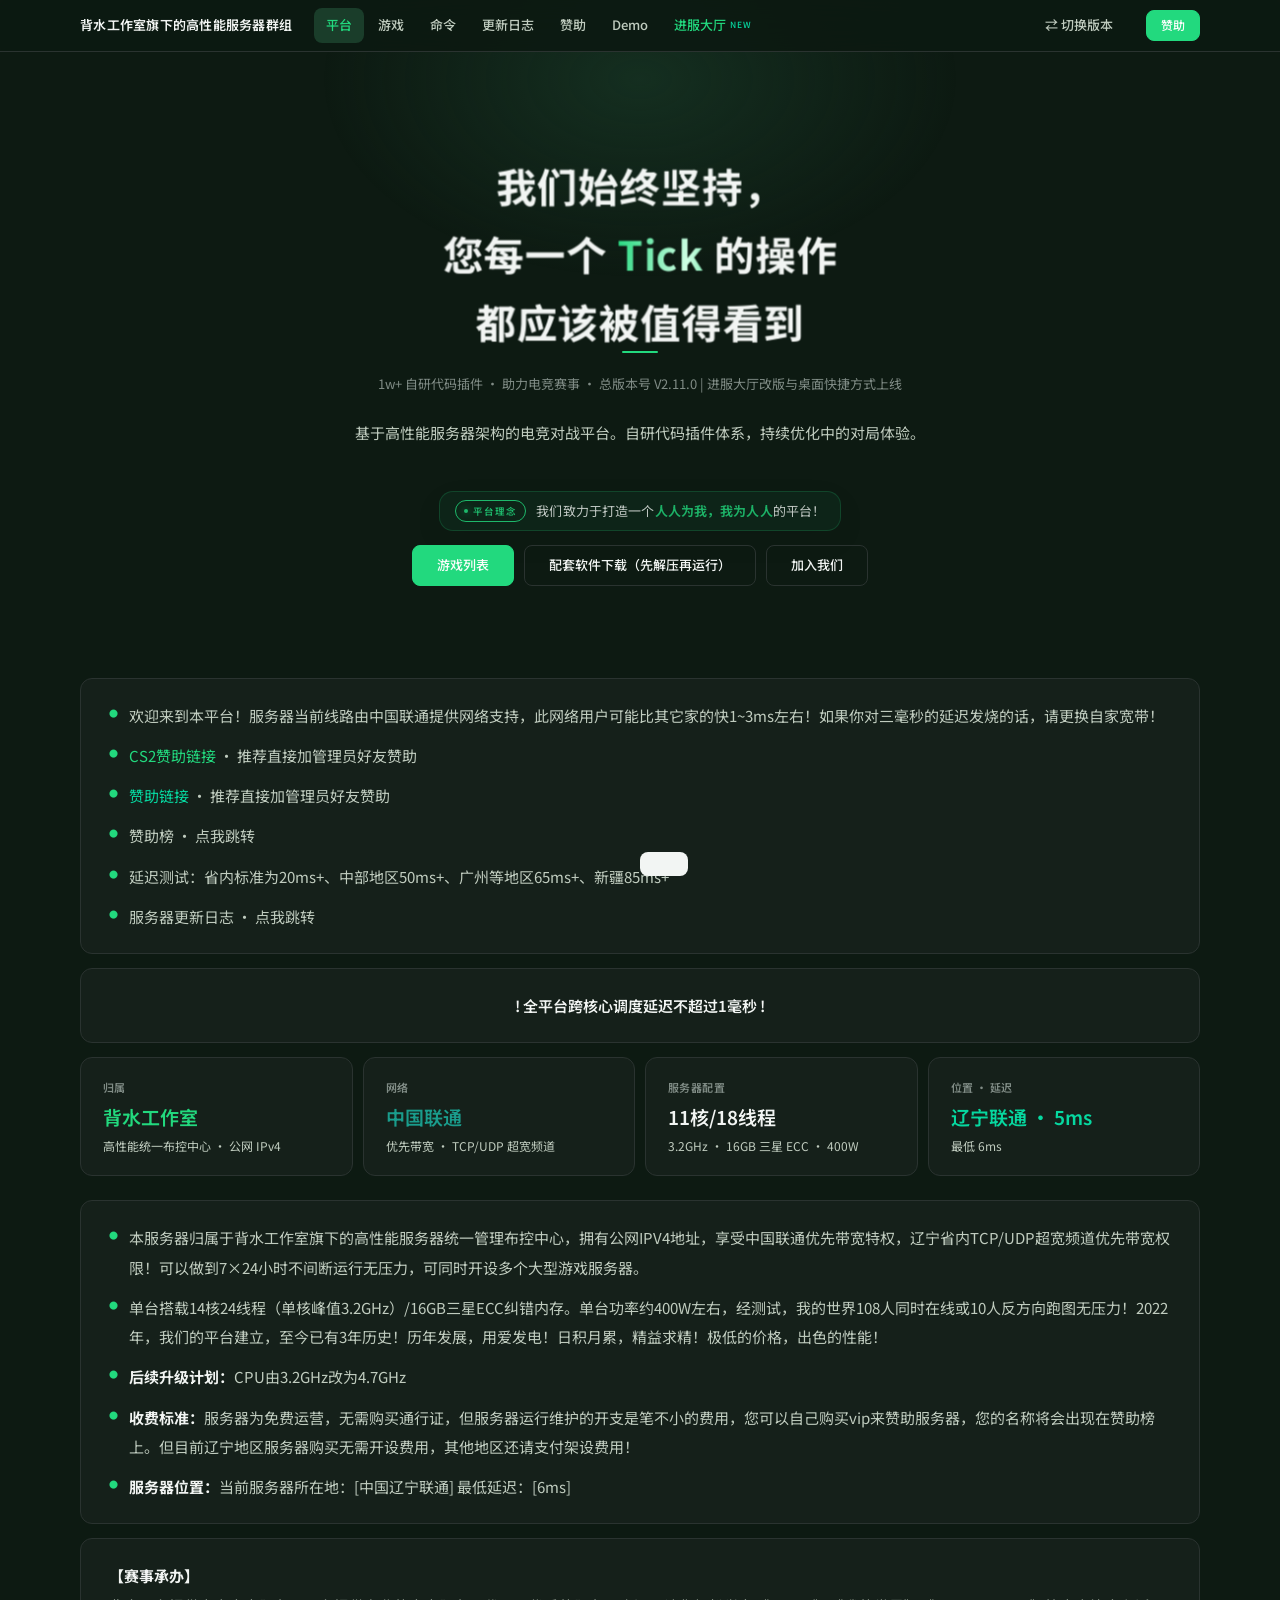
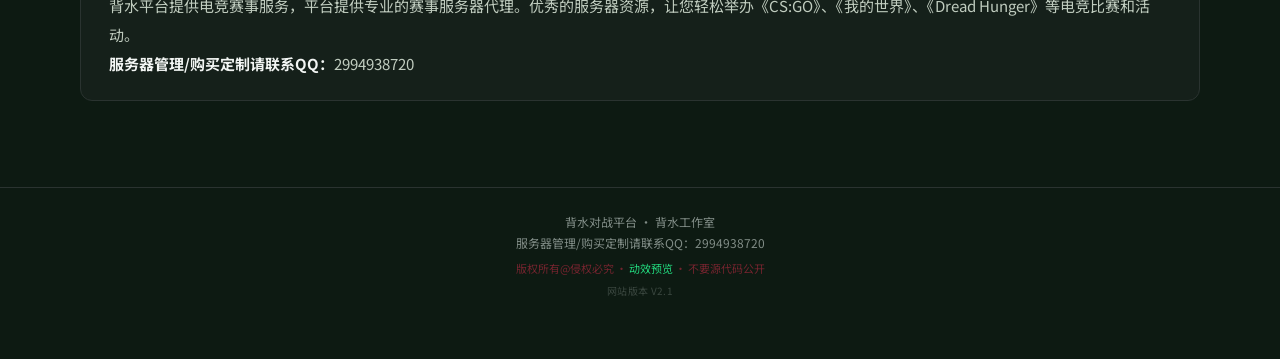
<file: 经典版.html>
<!DOCTYPE html><html lang="zh-CN"><head>
<meta charset="UTF-8">
<meta name="viewport" content="width=device-width, initial-scale=1.0">
<title>背水对战平台 · 经典版 · BeiShui</title>
<link rel="preconnect" href="https://fonts.googleapis.com">
<link href="https://fonts.googleapis.com/css2?family=Noto+Serif+SC:wght@400;600;700&family=Noto+Sans+SC:wght@400;500;600&family=JetBrains+Mono:wght@400;500;600&display=swap" rel="stylesheet">
<style>
/* ========== Reset & Variables ========== */
*,*::before,*::after{margin:0;padding:0;box-sizing:border-box}

:root{
  --bg:#0D1A12;
  --bg-alt:#0A1510;
  --surface:#15201A;
  --surface-hover:#1E2822;
  --primary:#22D97E;
  --primary-soft:#1A3D2A;
  --accent:#06D8A0;
  --accent-soft:#1A3D2A;
  --danger:#EF4444;
  --text:#F2F5F3;
  --text2:#C0CCBF;
  --text3:#808C86;
  --border:#2A3330;
  --border2:#3A5048;
  /* 经典版统一使用无衬线（黑体），与线上现状观感保持一致。
     注：--font-serif / --font-mono 原先从未定义，导致引用它们的声明全部失效并回退到默认字体；
     这里显式定义成同一套无衬线栈，渲染结果不变。
     如需宋体标题或等宽代码，把对应那行换成 serif / monospace 栈即可。 */
  --font-sans:'Noto Sans SC',-apple-system,'PingFang SC','Microsoft YaHei',sans-serif;
  --font-serif:'Noto Sans SC',-apple-system,'PingFang SC','Microsoft YaHei',sans-serif;
  --font-mono:'Noto Sans SC',-apple-system,'PingFang SC','Microsoft YaHei',sans-serif;
  --radius-sm:8px;
  --radius:12px;
  --radius-lg:16px;
  --shadow:0 4px 20px rgba(0,0,0,0.45);
  --shadow-hover:0 8px 40px rgba(0,0,0,0.55);
}
body{
  font-family:var(--font-sans);
  background:var(--bg);
  color:var(--text);
  line-height:1.7;
  -webkit-font-smoothing:antialiased;
  -moz-osx-font-smoothing:grayscale;
  overflow-x:hidden;
}
::selection{background:var(--primary-soft);color:var(--primary)}
::-webkit-scrollbar{width:5px}
::-webkit-scrollbar-track{background:transparent}
::-webkit-scrollbar-thumb{background:var(--border);border-radius:3px}
a{color:var(--primary);text-decoration:none}

/* ========== Navigation ========== */
nav{
  position:fixed;top:0;left:0;right:0;z-index:100;
  height:52px;display:flex;align-items:center;padding:0 24px;
  background:rgba(13,26,18,0.92);
  backdrop-filter:blur(20px) saturate(1.2);
  -webkit-backdrop-filter:blur(20px) saturate(1.2);
  border-bottom:1px solid var(--border);
}
.nav-inner{
  display:flex;align-items:center;justify-content:space-between;
  width:100%;max-width:1120px;margin:0 auto;
}
.nav-brand{
  font-family:var(--font-serif);font-size:13px;font-weight:600;
  color:var(--text);letter-spacing:.02em;margin-right:20px;flex-shrink:0;
  white-space:nowrap;
}
.nav-center{display:flex;align-items:center;gap:2px}
.nav-links{display:flex;gap:2px}
.nav-links a{
  padding:6px 12px;font-size:13px;font-weight:500;
  color:var(--text2);text-decoration:none;border-radius:var(--radius-sm);
  cursor:pointer;transition:color .2s ease;position:relative;
}
.nav-links a:hover{color:var(--text);background:var(--primary-soft)}
.nav-links a.act{color:var(--primary);background:var(--primary-soft)}
.nav-links a.nav-community{color:var(--primary)}
.nav-links a.nav-community:hover{color:var(--text);background:var(--primary-soft)}
.nav-new{font-size:8.5px;font-family:var(--font-mono);letter-spacing:.08em;color:var(--accent);margin-left:4px;vertical-align:2px}
.nav-actions{display:flex;align-items:center;gap:8px;flex-shrink:0}
.nav-switch{
  padding:6px 14px;font-size:12px;color:var(--text2);
  border:1px solid var(--border);background:transparent;
}
.nav-switch:hover{border-color:var(--primary);color:var(--primary);background:transparent;transform:translateY(-1px)}
@media(max-width:768px){.nav-switch{padding:5px 9px;font-size:11px}.nav-actions{gap:6px}}
@media(max-width:480px){.nav-switch{padding:4px 7px;font-size:10px}}

/* ========== Page Transitions ========== */
.page{
  display:none;padding-top:52px;min-height:100vh;
  opacity:0;transform:translateY(10px);
  transition:opacity .35s ease-out,transform .35s ease-out;
}
.page.act{display:block}
.page.enter{opacity:1;transform:translateY(0)}
.page.exit{opacity:0;transform:translateY(-8px);transition-duration:.2s;transition-timing-function:ease-in}

/* ========== Hero ========== */
.hero{
  text-align:center;padding:72px 24px 44px;
  max-width:940px;margin:0 auto;position:relative;
}
.hero::before{
  content:'';position:absolute;top:-30%;left:50%;
  transform:translateX(-50%);width:min(640px,80vw);height:400px;
  background:radial-gradient(ellipse,var(--primary-soft) 0%,transparent 70%);
  pointer-events:none;opacity:.6;
}
.hero-badge{
  display:inline-flex;align-items:center;gap:8px;
  padding:8px 22px;border-radius:24px;
  background:var(--primary-soft);color:var(--primary);
  font-size:15px;font-weight:600;margin-bottom:24px;
  letter-spacing:.03em;position:relative;
}
.hero h1{
  font-family:var(--font-serif);
  font-size:clamp(27px,4.2vw,41px);font-weight:700;
  line-height:1.68;margin-bottom:0;position:relative;
  letter-spacing:.02em;
  max-width:860px;margin-left:auto;margin-right:auto;
}
.hero h1 .hl{color:var(--primary)}
.hero-divider{
  width:36px;height:2px;border-radius:1px;
  background:var(--primary);margin:20px auto;opacity:.4;
}
.hero-p{
  font-size:15px;color:var(--text2);
  max-width:700px;margin:0 auto 28px;line-height:1.9;
  position:relative;
}
.hero-sub{
  font-size:13px;color:var(--text3);
  margin-bottom:24px;position:relative;
}
.btn{
  display:inline-flex;align-items:center;gap:6px;
  padding:10px 24px;border-radius:var(--radius-sm);
  font-size:13px;font-weight:500;font-family:inherit;
  text-decoration:none;cursor:pointer;transition:all .25s ease-out;
  border:1px solid transparent;line-height:1.4;
}
.btn-p{
  background:var(--primary);color:#FCFDFC;border-color:var(--primary);
}
.btn-p:hover{
  opacity:.88;transform:translateY(-1.5px);
  box-shadow:0 4px 14px rgba(26,138,72,0.2);
}
.btn-o{
  background:transparent;border-color:var(--border);color:var(--text);
}
.btn-o:hover{background:var(--surface-hover);border-color:var(--border2);transform:translateY(-1px)}
.acts{display:flex;gap:10px;justify-content:center;flex-wrap:wrap;position:relative}

/* ========== Section ========== */
.sec{max-width:1168px;margin:0 auto;padding:48px 24px}
.sec-hd{margin-bottom:26px}
.sec-hd h2{
  font-family:var(--font-serif);
  font-size:24px;font-weight:600;margin-bottom:6px;
}
.sec-hd p{font-size:14px;color:var(--text2);line-height:1.6}

/* ========== Block ========== */
.block{
  border:1px solid var(--border);border-radius:var(--radius);
  padding:22px 28px;margin-bottom:14px;
  background:var(--surface);font-size:15px;color:var(--text2);line-height:1.95;
}
.block strong{color:var(--text)}
.bullet{
  margin-bottom:11px;padding-left:20px;position:relative
}
.bullet:last-child{margin-bottom:0}
.bullet::before{
  content:'●';position:absolute;left:0;
  color:var(--primary);font-size:9px;top:.45em;
}

/* ========== Metric Cards ========== */
.cards{
  display:grid;grid-template-columns:repeat(auto-fit,minmax(190px,1fr));
  gap:10px;margin-bottom:24px;
}
.card{
  background:var(--surface);border:1px solid var(--border);
  border-radius:var(--radius);padding:20px 22px;
  transition:transform .25s ease-out,box-shadow .25s ease-out,border-color .25s ease-out;
}
.card:hover{
  border-color:var(--border2);box-shadow:var(--shadow-hover);transform:translateY(-2px);
}
.card .l{
  font-size:11px;font-weight:600;color:var(--text3);
  margin-bottom:4px;text-transform:uppercase;letter-spacing:.04em;
}
.card .v{font-size:19px;font-weight:600;font-family:var(--font-serif)}
.ct{display:inline-block;transition:color .3s ease-out}
.card .s{font-size:12px;color:var(--text2);margin-top:4px;line-height:1.5}

/* ========== Game List ========== */
.gl{display:grid;gap:10px}
.g{
  border:1px solid var(--border);border-radius:var(--radius);
  padding:20px 24px;background:var(--surface);
  box-shadow:var(--shadow);
  border-left:3px solid var(--border);
  transition:box-shadow .25s ease-out;
}
.g:hover{box-shadow:var(--shadow-hover)}
.g.cs2{border-left-color:var(--primary)}
.g.mc{border-left-color:var(--accent)}
.g.ot{border-left-color:#4A7BC5}
.gt{
  display:flex;align-items:center;justify-content:space-between;
  margin-bottom:10px;flex-wrap:wrap;gap:8px;
}
.gt h3{font-size:15px;font-weight:600}
.gts{display:flex;gap:4px;flex-wrap:wrap}
.tg{
  padding:2px 8px;border-radius:4px;font-size:10px;font-weight:500;letter-spacing:.02em;
}
.tg-g{background:var(--primary-soft);color:var(--primary)}
.tg-y{background:var(--accent-soft);color:var(--accent)}
.tg-b{background:#EEF3FF;color:#3366CC}
.tg-gy{background:var(--bg-alt);color:var(--text3)}
.gi{font-size:13px;color:var(--text2);line-height:1.85}
.gi .ip{
  display:inline-flex;padding:4px 12px;
  background:var(--bg-alt);border:1px solid var(--border);
  border-radius:5px;font-family:var(--font-mono);font-size:12px;
  color:var(--primary);cursor:pointer;margin:5px 4px 5px 0;
  transition:all .2s ease-out;user-select:none;
}
.gi .ip:hover{border-color:var(--primary);background:var(--primary-soft)}
.gd{display:flex;flex-wrap:wrap;gap:4px;margin:8px 0}
.gd span{
  padding:2px 8px;background:var(--bg-alt);border:1px solid var(--border);
  border-radius:4px;font-size:11px;color:var(--text2);
  transition:border-color .2s ease-out;
}
.gd span:hover{border-color:var(--border2)}

/* ========== Changelog Accordion ========== */
.cl{display:grid;gap:4px}
.cl-i{
  border:1px solid var(--border);border-radius:var(--radius);
  overflow:hidden;background:var(--surface);
}
.cl-h{
  display:flex;align-items:center;gap:10px;
  padding:12px 18px;cursor:pointer;
  transition:background .2s ease-out;user-select:none;
}
.cl-h:hover{background:var(--surface-hover)}
.cl-d{
  font-size:12px;font-weight:600;color:var(--primary);
  font-family:var(--font-mono);min-width:82px;
}
.cl-v{
  font-size:11px;color:var(--text3);
  font-family:var(--font-mono);min-width:56px;
}
.cl-t{padding:2px 7px;border-radius:4px;font-size:10px;font-weight:500}
.cl-a{
  font-size:10px;color:var(--text3);margin-left:auto;
  transition:transform .35s ease-out;opacity:.4;
}
.cl-i.op .cl-a{transform:rotate(90deg);opacity:.7}
.cl-b{
  padding:0 18px 0 104px;max-height:0;
  overflow:hidden;font-size:13px;color:var(--text2);
  line-height:1.85;transition:max-height .35s ease-out,padding .35s ease-out;
}
.cl-i.op .cl-b{max-height:6000px;padding-bottom:14px;padding-top:2px}
.cl-b code{
  padding:1px 5px;background:var(--bg-alt);border-radius:4px;
  font-family:var(--font-mono);font-size:12px;color:var(--accent);
}

/* ========== 服务器 MOTD ========== */
.motd{
  display:flex;align-items:center;gap:14px;
  margin:10px 0 12px;padding:14px 16px;
  border:1px solid var(--border2);border-radius:var(--radius);
  background:linear-gradient(135deg,var(--bg-alt),var(--surface));
}
.motd-ic{
  flex-shrink:0;width:46px;height:46px;border-radius:7px;
  display:flex;align-items:center;justify-content:center;
  background:var(--primary-soft);color:var(--primary);
  font-size:13px;font-weight:700;letter-spacing:.02em;
  border:1px solid var(--border2);
}
.motd-bd{min-width:0}
.motd-l1{font-size:15px;font-weight:600;color:var(--primary);line-height:1.4}
.motd-l2{display:flex;align-items:center;gap:6px;flex-wrap:wrap;margin-top:6px}
.mtag{
  padding:1px 8px;border-radius:4px;font-size:11px;
  background:var(--primary-soft);color:var(--primary);
}
.mtxt{font-size:12px;color:var(--text3)}

/* ========== 命令速查 · 分组标题 ========== */
.cm-hd{
  margin:0 0 14px;padding-left:12px;
  border-left:3px solid var(--primary);
  font-size:17px;font-weight:600;color:var(--text);line-height:1.4;
}
.cm-hd.mc{border-left-color:var(--accent)}
.cm-hd small{margin-left:10px;font-size:12px;font-weight:400;color:var(--text3)}

/* ========== Table ========== */
.tbl-wrap{
  overflow-x:auto;
  border:1px solid var(--border);
  border-radius:var(--radius);
  background:var(--surface);
  margin-bottom:10px;
}
table{
  width:100%;border-collapse:collapse;
  font-size:13px;
}
th{
  text-align:left;padding:10px 14px;
  background:var(--bg-alt);color:var(--text3);
  font-weight:600;font-size:11px;
  text-transform:uppercase;letter-spacing:.04em;
  border-bottom:1px solid var(--border);
}
td{
  padding:10px 14px;color:var(--text2);
  border-bottom:1px solid var(--border);
}
tr:last-child td{border-bottom:none}
tr td:first-child{font-weight:500;color:var(--text);font-family:var(--font-mono);font-size:12px}
tr:hover td{background:var(--primary-soft)}

/* ========== Notification ========== */
.noti{
  display:flex;align-items:flex-start;gap:10px;
  padding:14px 18px;border:1px solid var(--border);
  border-radius:var(--radius);font-size:13px;color:var(--text2);
  line-height:1.75;margin-bottom:10px;background:var(--surface);
}

/* ========== Step cards ========== */
.steps{
  display:grid;grid-template-columns:repeat(auto-fit,minmax(160px,1fr));
  gap:8px;margin:14px 0;
}
.st{
  border:1px solid var(--border);border-radius:var(--radius);
  padding:16px;background:var(--bg-alt);position:relative;
  transition:border-color .25s ease-out;
}
.st:hover{border-color:var(--border2)}
.st .n{
  position:absolute;top:8px;right:14px;
  font-size:28px;font-weight:700;font-family:var(--font-mono);
  color:var(--primary-soft);line-height:1;transition:color .25s ease-out;
}
.st:hover .n{color:var(--primary)}
.st h4{font-size:13px;font-weight:600;margin-bottom:4px}
.st p{font-size:12px;color:var(--text2);line-height:1.6}

/* ========== Sponsor Grid ========== */
.sps{display:grid;grid-template-columns:repeat(auto-fit,minmax(150px,1fr));gap:8px;margin-bottom:28px}
.sp{
  display:flex;align-items:center;justify-content:center;gap:6px;
  padding:12px 18px;border:1px solid var(--border);
  border-radius:var(--radius-sm);background:var(--surface);
  font-size:13px;color:var(--text2);text-decoration:none;
  transition:all .25s ease-out;font-family:inherit;cursor:pointer;
}
.sp:hover{border-color:var(--primary);color:var(--primary);transform:translateY(-1.5px)}
.sp.gd{
  background:linear-gradient(135deg,var(--accent-soft),transparent 80%);
  border-color:rgba(184,134,11,0.2);
  color:var(--accent);
}
.sp.gd:hover{border-color:var(--accent);box-shadow:0 2px 8px rgba(184,134,11,0.12)}

/* ========== List ========== */
.lst{list-style:none;padding:0}
.lst li{
  padding:4px 0 4px 18px;position:relative;
  font-size:13px;color:var(--text2);line-height:1.7;
}
.lst li::before{
  content:'';position:absolute;left:0;top:12px;
  width:5px;height:5px;border-radius:50%;
  background:var(--primary);opacity:.35;
}

/* ========== Footer ========== */
footer{
  text-align:center;border-top:1px solid var(--border);
  padding:24px;margin-top:24px;
}
footer p{font-size:12px;color:var(--text3)}
footer .cp{color:rgba(217,45,74,0.5);font-size:11px;margin-top:6px}
footer .ver{font-size:10px;color:var(--text3);opacity:.4;margin-top:4px;letter-spacing:.03em}

/* ========== Toast Notification ========== */
.toast{
  position:fixed;bottom:24px;left:50%;transform:translateX(-50%) translateY(80px);
  background:var(--text);color:var(--bg);padding:12px 24px;
  border-radius:var(--radius-sm);font-size:13px;font-weight:500;
  opacity:0;transition:all .35s ease-out;z-index:200;
  pointer-events:none;white-space:nowrap;
}
.toast.sh{opacity:1;transform:translateX(-50%) translateY(0)}

/* ========== Reveal Animations ========== */
.rv{opacity:0;transform:translateY(24px);transition:opacity .55s ease-out,transform .55s ease-out}
.rv.in{opacity:1;transform:translateY(0)}
.rv-d1{transition-delay:.06s}.rv-d2{transition-delay:.12s}.rv-d3{transition-delay:.18s}.rv-d4{transition-delay:.24s}.rv-d5{transition-delay:.30s}

/* ========== Extra animations ========== */
@keyframes pulse-glow{
  0%,100%{box-shadow:0 0 0 0 rgba(26,138,72,0.12)}
  50%{box-shadow:0 0 0 6px rgba(26,138,72,0)}
}
.hero-badge{animation:pulse-glow 3s ease-in-out infinite}
.block{transition:border-color .3s,box-shadow .3s ease-out}
.block:hover{border-color:var(--border2);box-shadow:var(--shadow-hover)}
.sp{transition:all .3s cubic-bezier(.34,1.56,.64,1)}
.sp:hover{transform:translateY(-2px) scale(1.03)}
.g{transition:box-shadow .25s ease-out,transform .25s ease-out}
.g:hover{box-shadow:var(--shadow-hover);transform:translateY(-1px)}

/* Hero entrance */
.he{opacity:0;transform:translateY(18px);transition:opacity .5s ease-out,transform .5s ease-out}
.he.in{opacity:1;transform:translateY(0)}

/* ========== Responsive ========== */
@media(max-width:768px){
  nav{padding:0 14px;height:48px}
  .nav-brand{display:none}
  .nav-center{min-width:0;overflow-x:auto;scrollbar-width:none}
  .nav-center::-webkit-scrollbar{display:none}
  .nav-links a{padding:5px 8px;font-size:12px}
  .hero{padding:60px 16px 40px}
  .hero::before{width:100vw;height:280px;top:-20%}
  .sec{padding:40px 16px}
  .block{padding:16px 18px}
  .card{padding:16px 18px}
  .g{padding:16px 18px}
  .cards{grid-template-columns:1fr 1fr}
  .cl-b{padding-left:18px}
  th,td{padding:8px 10px}
}
@media(max-width:480px){
  .cards{grid-template-columns:1fr}
  .nav-links{gap:0}
  .nav-links a{padding:4px 6px;font-size:11px}
}

/* ========== Reduced Motion ========== */
/* Back to Top */
.btt{
  position:fixed;bottom:24px;right:24px;z-index:99;
  width:36px;height:36px;border-radius:50%;
  background:var(--surface);border:1px solid var(--border);
  color:var(--text2);font-size:16px;cursor:pointer;
  display:flex;align-items:center;justify-content:center;
  opacity:0;transform:translateY(16px);
  transition:all .3s ease-out;pointer-events:none;
  font-family:var(--font-sans);
}
.btt.sh{opacity:1;transform:translateY(0);pointer-events:auto}
.btt:hover{border-color:var(--primary);color:var(--primary)}

/* Floating Particles */
#pts{position:fixed;inset:0;pointer-events:none;z-index:0;overflow:hidden}
.pt{
  position:absolute;border-radius:50%;
  background:var(--primary);opacity:0;
  animation:ptf linear infinite;
}
@keyframes ptf{
  0%{transform:translateY(100vh) scale(0);opacity:0}
  5%{opacity:0.06}
  90%{opacity:0.04}
  100%{transform:translateY(-5vh) scale(1);opacity:0}
}

@media(prefers-reduced-motion:reduce){
  *,*::before,*::after{
    animation-duration:0.01ms!important;
    transition-duration:0.01ms!important;
  }
  .rv,.he{opacity:1;transform:none}
  .page{opacity:1;transform:none}
}
</style>
  <link rel="stylesheet" href="bsp-anim.css">
  <link rel="stylesheet" href="motion.css">
</head>
<body data-motion="full">

<!-- ===== Navigation ===== -->
<div id="pts"></div>
<nav>
  <div class="nav-inner">
    <div class="nav-center">
      <span class="nav-brand">背水工作室旗下的高性能服务器群组</span>
      <div class="nav-links">
        <a class="act" onclick="sw('home')">平台</a>
        <a onclick="sw('games')">游戏</a>
        <a onclick="sw('cmds')">命令</a>
        <a onclick="sw('cl')">更新日志</a>
        <a onclick="sw('sp')">赞助</a>
        <a onclick="sw('demo')">Demo</a>
        <a class="nav-community" href="room/" target="_blank" rel="noopener">进服大厅<span class="nav-new">NEW</span></a>
      </div>
    </div>
    <div class="nav-actions">
      <a href="index.html" class="btn nav-switch" title="返回版本选择">⇄ 切换版本</a>
      <a href="#" onclick="sw('sp')" class="btn btn-p" style="padding:6px 14px;font-size:12px">赞助</a>
    </div>
  </div>
</nav>

<!-- ===== 平台 ===== -->
<div class="page act enter" id="p-home">
  <div class="hero">
    <h1 class="he" style="transition-delay:.1s">我们始终坚持，<br>您每一个 <span class="hl">Tick</span> 的操作<br>都应该被值得看到</h1>
    <div class="hero-divider he" style="transition-delay:.18s" aria-hidden="true"></div>
    <div class="hero-sub he" style="transition-delay:.22s">1w+ 自研代码插件 · 助力电竞赛事 · 总版本号 V2.11.0 | 进服大厅改版与桌面快捷方式上线</div>
    <p class="hero-p he" style="transition-delay:.28s">基于高性能服务器架构的电竞对战平台。自研代码插件体系，持续优化中的对局体验。</p>
    <div class="bsp-motto bsp-motto--pill he" style="transition-delay:.32s">
      <span class="bsp-motto-kicker">平台理念</span>
      <span class="bsp-motto-text">我们致力于打造一个<em>人人为我，我为人人</em>的平台！</span>
    </div>
    <div class="acts he" style="transition-delay:.36s">
      <a href="#" onclick="sw('games')" class="btn btn-p">游戏列表</a>
      <a href="https://1821451126.share.123pan.cn/123pan/VrDpjv-hfOYd" target="_blank" class="btn btn-o" data-bsp-loading="700">配套软件下载（先解压再运行）</a>
      <a href="#" onclick="sw('sp');nt('谢谢你的好意，但是我们确实没有这个需求')" class="btn btn-o">加入我们</a>
    </div>
  </div>

  <div class="sec">
    <div class="block rv rv-d1">
      <div class="bullet">欢迎来到本平台！服务器当前线路由中国联通提供网络支持，此网络用户可能比其它家的快1~3ms左右！如果你对三毫秒的延迟发烧的话，请更换自家宽带！</div>
      <div class="bullet"><a href="https://hsfaka.cn/shop/BSP" target="_blank">CS2赞助链接</a> · 推荐直接加管理员好友赞助</div>
      <div class="bullet"><a href="https://afdian.com/a/Bade-Gusi" target="_blank" style="color:var(--accent)">赞助链接</a> · 推荐直接加管理员好友赞助</div>
      <div class="bullet"><a href="https://hsfaka.cn/shop/BSP" target="_blank" style="color:var(--text2)">赞助榜</a> · 点我跳转</div>
      <div class="bullet">延迟测试：省内标准为20ms+、中部地区50ms+、广州等地区65ms+、新疆85ms+</div>
      <div class="bullet"><a href="#" onclick="sw('cl')" style="color:var(--text2)">服务器更新日志</a> · 点我跳转</div>
    </div>

    <div class="block rv rv-d2" style="text-align:center;font-weight:600;color:var(--text);font-size:15px">! 全平台跨核心调度延迟不超过1毫秒 !</div>

    <div class="cards">
      <div class="card rv rv-d2"><div class="l">归属</div><div class="v" style="color:var(--primary)">背水工作室</div><div class="s">高性能统一布控中心 · 公网 IPv4</div></div>
      <div class="card rv rv-d3"><div class="l">网络</div><div class="v" style="color:#1A9C8C">中国联通</div><div class="s">优先带宽 · TCP/UDP 超宽频道</div></div>
      <div class="card rv rv-d4"><div class="l">服务器配置</div><div class="v"><span class="ct" data-to="14">0</span>核/<span class="ct" data-to="24">0</span>线程</div><div class="s">3.2GHz · 16GB 三星 ECC · 400W</div></div>
      <div class="card rv rv-d4"><div class="l">位置 · 延迟</div><div class="v" style="color:var(--accent)">辽宁联通 · <span class="ct" data-to="6">0</span>ms</div><div class="s">最低 6ms</div></div>
    </div>

    <div class="block rv rv-d3">
      <div class="bullet">本服务器归属于背水工作室旗下的高性能服务器统一管理布控中心，拥有公网IPV4地址，享受中国联通优先带宽特权，辽宁省内TCP/UDP超宽频道优先带宽权限！可以做到7×24小时不间断运行无压力，可同时开设多个大型游戏服务器。</div>
      <div class="bullet">单台搭载14核24线程（单核峰值3.2GHz）/16GB三星ECC纠错内存。单台功率约400W左右，经测试，我的世界108人同时在线或10人反方向跑图无压力！2022年，我们的平台建立，至今已有<span class="ct" data-to="4">0</span>年历史！历年发展，用爱发电！日积月累，精益求精！极低的价格，出色的性能！</div>
      <div class="bullet"><strong>后续升级计划：</strong>CPU由3.2GHz改为4.7GHz</div>
      <div class="bullet"><strong>收费标准：</strong>服务器为免费运营，无需购买通行证，但服务器运行维护的开支是笔不小的费用，您可以自己购买vip来赞助服务器，您的名称将会出现在赞助榜上。但目前辽宁地区服务器购买无需开设费用，其他地区还请支付架设费用！</div>
      <div class="bullet"><strong>服务器位置：</strong>当前服务器所在地：[中国辽宁联通] 最低延迟：[6ms]</div>
    </div>

    <div class="block rv rv-d4">
      <strong>【赛事承办】</strong><br>
      背水平台提供电竞赛事服务，平台提供专业的赛事服务器代理。优秀的服务器资源，让您轻松举办《CS:GO》、《我的世界》、《Dread Hunger》等电竞比赛和活动。<br>
      <strong>服务器管理/购买定制请联系QQ：</strong>2994938720
    </div>
  </div>

  <footer class="rv">
    <p>背水对战平台 · 背水工作室</p>
    <p>服务器管理/购买定制请联系QQ：2994938720</p>
    <p class="cp">版权所有@侵权必究 · <a href="动效预览.html" style="color:var(--primary);text-decoration:none">动效预览</a> · 不要源代码公开</p>
    <p class="ver">网站版本 V2.1</p>
  </footer>
</div>

<!-- ===== 游戏 ===== -->
<div class="page" id="p-games">
  <div class="sec">
    <div class="sec-hd rv"><h2>游戏列表</h2><p>下方将展示服务器全部已完成部署的游戏列表</p></div>

    <div class="noti rv rv-d1">
      <span>IPV4地址几乎不会改变，但为避免DDOS意外，请收藏本网站或关注群内官方通知。公益服务器免费试用，性能相同。公益服务器统一使用辽宁联通IPV4地址转发，购买服务器后如需使用其它地区服务器请告知。公益服务器默认为休眠状态，无法直接链接，如需使用请联系管理。</span>
    </div>

    <div class="gl">
      <div class="g cs2 rv rv-d2">
        <div class="gt"><h3>CS2 · Counter-Strike 2</h3><div class="gts"><span class="tg tg-g">VAC</span><span class="tg tg-g">自研 4000+/场</span><span class="tg tg-y">部分 7×24H</span></div></div>
        <div class="gi">
          【统一使用V社VAC反作弊】背水对战平台。平台拥有自主研发的相关插件每场比赛近4000+的自研代码插件运行，摒弃千篇一律的体验，从原始出发。<br>
          请到顶端下载服务器配套进服软件。快捷，方便，实用。<br>
          极高成熟度，拥有丰富的开服经验。<br>
          服务器链接时不考虑用户是否使用国服还是国际服启动，平台推荐国际服启动。<br>
          关闭vac指令：<code style="color:var(--accent);font-family:var(--font-mono);font-size:12px;background:var(--bg-alt);padding:1px 5px;border-radius:4px">-insecure</code>（因为服务器依赖VAC反作弊，关闭VAC后将被服务器屏蔽）<br>
          <span class="ip" onclick="cp(this)">frp-hip.com:30355</span>
          <span class="ip" onclick="cp(this)">frp-hip.com:30355</span>
          <div style="margin-top:4px;font-size:12px;color:var(--text3)">服务器文件更新时间：详情见更新公告</div>
        </div>
      </div>

      <div class="g mc rv rv-d3">
        <div class="gt"><h3>我的世界 · Minecraft</h3><div class="gts"><span class="tg tg-y">BAC3.0</span><span class="tg tg-y">部分 7×24H</span></div></div>
        <div class="motd">
          <div class="motd-ic">MC</div>
          <div class="motd-bd">
            <div class="motd-l1">背水专用赛级服务器</div>
            <div class="motd-l2"><span class="mtag">支持IPV6直连</span><span class="mtag">全员实名</span><span class="mtxt">高频 · 高配 · 高流畅</span></div>
          </div>
        </div>
        <div class="gi">
          BAC3.0自研反作弊：服务端已部署。极高成熟度，拥有丰富的开服经验。<br>
          <a href="https://afdian.com/p/0164034c016c11ebafcb52540025c377" target="_blank">点我下载PCL2启动器</a><br>
          版本：群内通知 · 下载链接：下载在QQ文件<br>
          <span class="ip" onclick="cp(this)">frp-hip.com:28523</span>
          <div class="gd"><span>惊变一百天</span><span>mc卡丁车</span><span>乌托邦3.2</span><span>雾中人</span><span>随机空岛</span><span>灾难直线</span><span>暮色森林最新版</span></div>
        </div>
      </div>

      <div class="g ot rv rv-d4">
        <div class="gt"><h3>Dread Hunger</h3><div class="gts"><span class="tg tg-b">BAC3.0</span><span class="tg tg-gy">完善中</span></div></div>
        <div class="gi">BAC3.0自研反作弊：基础功能部署。基础功能已完成，有待完善。版本：群内通知。链接IP请私信管理员。</div>
      </div>

      <div style="display:grid;grid-template-columns:1fr 1fr;gap:10px" class="rv rv-d5">
        <div class="g ot" style="margin:0"><div class="gt"><h3 style="font-size:14px">KOOK</h3><div class="gts"><span class="tg tg-g">在线</span></div></div><div class="gi">联系管理员</div></div>
        <div class="g ot" style="margin:0"><div class="gt"><h3 style="font-size:14px">TeamSpeak（TS语音软件）</h3><div class="gts"><span class="tg tg-g">部分 7×24H</span></div></div><div class="gi">链接IP请私信管理员</div></div>
      </div>

      <div class="sec-hd rv" style="margin-top:44px"><h2>支持的设备与版本</h2><p>我的世界服务器 · 进服前请对照确认</p></div>
      <div class="tbl-wrap rv rv-d1">
        <table>
          <thead><tr><th>项目</th><th width="62%">支持范围</th></tr></thead>
          <tbody>
            <tr><td>服务端版本</td><td>Paper 1.21.11</td></tr>
            <tr><td>Java 版客户端</td><td><strong>1.8 ~ 26.3 全版本互通</strong>，已部署跨版本支持，不必在意自己是哪个版本，直接连即可</td></tr>
            <tr><td>支持的设备</td><td>Windows / macOS / Linux 均可（Java 版本身跨平台）</td></tr>
            <tr><td>基岩版（手机 / 平板 / 主机）</td><td>暂不支持，仅提供 Java 版入口</td></tr>
            <tr><td>推荐启动器</td><td>PCL2（Windows）、HMCL（全平台）</td></tr>
            <tr><td>进服地址</td><td>frp-hip.com:28523</td></tr>
            <tr><td>首次进服</td><td>需先注册：<code>/register 密码 密码</code>；之后每次进服用 <code>/login 密码</code></td></tr>
          </tbody>
        </table>
      </div>
    </div>
  </div>
</div>

<!-- ===== 更新日志 ===== -->
<div class="page" id="p-cl">
  <div class="sec">
    <div class="sec-hd rv"><h2>更新日志</h2><p>总版本号 V2.11.0 · 进服大厅改版与桌面快捷方式上线</p></div>
    <div class="cl">
        <div class="cl-i rv rv-d1"><div class="cl-h" onclick="t(this)"><span class="cl-d">2026.11.21</span><span class="cl-v">V2.11.0</span><span class="cl-t">重大</span><span class="cl-tt">进服大厅全面改版 + 桌面快捷方式与 CS2 雪地更新</span><span class="cl-a">▸</span></div><div class="cl-b">
<b>【2026年11月21日更新内容】背水对战平台 &amp; CS2[总版本号 V2.11.0]</b><br><br>
1.【新增】「进服大厅」首屏新增快速进服区：主服、二服直接平铺展示，「快速进入」按钮置顶，打开页面不用往下翻就能进服，推荐节点自动排在前面！<br>
2.【优化】进服大厅整体重排：服务器卡片放大「进入服务器」按钮，新增进服步骤、连接方式与进服提示；搜索、筛选、收藏、详情、本地设置全部保留，手机端自动单列，低配设备也能流畅打开。<br>
3.【新增】进服大厅支持创建桌面快捷方式：首次进入会询问是否添加，同意后通过浏览器安装为独立应用；不支持安装的浏览器可下载 .url 快捷方式，拖到桌面即可。只创建快捷方式，不安装后台程序，也不收集任何数据！<br>
4.【新增】进服大厅顶部新增公告栏：版本更新、服务器维护和 CS2 更新会在这里第一时间展示，可随时关闭，不挡操作。<br>
5.【服务器】同步更新CS2服务器游戏文件，以适配最新版本（含最新雪地更新内容），主服 30355、二服 30356 正常开放！<br>
6.【优化】官网首页进服大厅入口上移：从版本选择卡下方移到版本选择卡上方，入口图标改为统一的专业图标，进服大厅一步直达。<br>
7.【新增】进服大厅接入实时状态服务：配好状态地址后，玩家进入页面就能自动读取在线人数，每 30 秒刷新一次；标签页隐藏时暂停请求，省流量也省资源，服务不可用时自动回退静态配置，绝不显示假人数！<br>
8.【调整】总版本号升级至 V2.11.0，官网首页、经典版、政务版与进服大厅版本号同步更新。
</div></div>
        <div class="cl-i rv rv-d1"><div class="cl-h" onclick="t(this)"><span class="cl-d">2026.10.24</span><span class="cl-v">V2.10.0</span><span class="cl-t">重大</span><span class="cl-tt">用户专用进服大厅上线 + 双服节点与官网入口</span><span class="cl-a">▸</span></div><div class="cl-b">
<b>【2026年10月24日更新内容】背水对战平台 &amp; CS2[总版本号 V2.10.0]</b><br><br>
1.【新增】「背水平台用户专用进服大厅」正式上线：官网首页、经典版、政务版顶部均新增入口，进入后也能一键返回官网，来回切换不用再记地址！<br>
2.【新增】进服大厅支持本地直连启动 CS2：运行 start.cmd 后点击「进服」，会优先直接启动 cs2.exe 并带上 -steam +connect 参数；本地服务未运行时自动回退到 Steam 协议，两种方式都能进服！<br>
3.【新增】服务器节点更新：保留主服 frp-hip.com:30355，新增二服 frp-hip.com:30356，玩家可按需选择；使用本地服务时大厅会通过 A2S 自动同步在线人数、地图与延迟。<br>
4.【优化】清理服务器列表：移除本地测试服、局域网服等玩家用不到的条目，只保留可对外连接的正式节点，列表更干净，不容易误点。<br>
5.【优化】进服大厅品牌统一：页面由「社区服大厅」更名为「背水平台用户专用进服大厅」，标题、侧边栏、官网入口与页脚文案全部同步。<br>
6.【优化】图片资源大幅压缩：logo 从约 1MB 压缩到约 70KB，页面加载更快，对低配置设备和手机流量更友好。<br>
7.【修复】修复了玩家误以为网页「本地设置」能修改线上服务器的问题：现在明确标注「仅本机」，并提示线上列表由管理员通过 GitHub 仓库维护，避免误解。<br>
8.【安全】进服大厅新增启动接口校验：只允许本机页面调用直接启动 CS2，并校验服务器地址与密码字符；公开网页仍为只读，玩家无法在线增删全局服务器。<br>
9.【说明】本地直连仅在运行 start.cmd 时可用；通过 GitHub Pages 访问时会自动使用 Steam 协议进服。如无法唤起 Steam，请确认 Steam 已安装并登录，或复制 connect 指令到控制台。<br>
10.【优化】「战况播报」改为逐人分行显示：打中几个敌人就报几行，每行都以你的「名字[阵营]:」开头，谁还剩多少血一目了然，再也不用在一长串里找人名了！<br>
11.【优化】播报范围扩大到全队：已经阵亡的队友现在也能收到 .hp 报点，躺着也能帮队友记信息，全队情报一个不漏！<br>
12.【调整】已击杀的敌人不再出现在播报里，只报还活着的目标，剩下的血量清清楚楚，报点更干脆。<br>
13.【调整】总版本号升级至 V2.10.0，官网首页、经典版、政务版与更新日志版本号同步更新。
</div></div>
        <div class="cl-i rv rv-d1"><div class="cl-h" onclick="t(this)"><span class="cl-d">2026.10.08</span><span class="cl-v">V2.9.0</span><span class="cl-t">重大</span><span class="cl-tt">进服被踢（溢出）问题根因修复</span><span class="cl-a">▸</span></div><div class="cl-b">
<b>【2026年10月08日更新内容】背水对战平台 &amp; CS2[总版本号 V2.9.0]</b><br><br>
1.【修复】彻底修复了部分玩家进服时被服务器踢出（提示「溢出」或 NETWORK_DISCONNECT_OVERFLOW）的问题：这次终于揪出根因了 —— CS2 引擎会统计「服务端处理某名玩家消息花了多少 CPU 时间」，一旦超过阈值就直接断开这名玩家，而官方默认阈值卡得很紧：服务端自己切地图、执行配置、开始录制 demo 就会有 140~250 毫秒的卡顿，进服那一瞬间这笔开销正好记在正在加载地图的玩家头上，于是一次卡顿就被判成「溢出」踢下线。现已把引擎的突发阈值从 200 毫秒放宽到 1500 毫秒（持续阈值 20→50），正常进服不会再被误踢，恶意刷屏依然会被拦住！<br>
2.【说明】如果你之前遇到过进服被踢：那不是你的网络问题，也不是被误判作弊。现在这条误踢路径已经堵上，重新连接即可，不影响账号与对局数据。<br>
3.【网站】官网更新日志与全站版本号同步至 V2.9.0，网站版本号 V2.0→V2.1。<br>
4.【调整】总版本号升级至 V2.9.0。
</div></div>
        <div class="cl-i rv rv-d1"><div class="cl-h" onclick="t(this)"><span class="cl-d">2026.10.07</span><span class="cl-v">V2.8.0</span><span class="cl-t">重大</span><span class="cl-tt">比赛系统升级 + 战况播报 / 全员透视 + 溢出问题说明</span><span class="cl-a">▸</span></div><div class="cl-b">
<b>【2026年10月07日更新内容】背水对战平台 &amp; CS2[总版本号 V2.8.0]</b><br><br>
1.【新增】全新「战况播报」功能：阵亡后只需输入 .hp，就能把自己本回合打中了谁、打中几枪、对面还剩多少血，自动报给还活着的队友，报点再也不用靠喊了！<br>
2.【新增】新增「全员透视」娱乐模式：管理员一条指令即可开关全场穿墙轮廓，开透视服、练枪服一句话的事！颜色、可见距离、可见队伍与播报文案均可在配置文件中调整，改完重载即刻生效。<br>
3.【优化】比赛系统同步升级至上游最新版 MatchZy 0.9.1：地图加载、比分统计、暂停与回合回溯等一批问题一并修复，比赛更加稳定！<br>
4.【优化】比赛系统完成品牌与中文化适配：插件名改为「背水比赛系统」，聊天前缀「背水平台」、管理前缀「背水管理」，服务器名格式一并更换，伤害报告与准备提示全部中文化。<br>
5.【优化】比赛指令按国内习惯重新排布：准备改为 .zb、重开改为 .ck、比赛模式改为 .jj，且 ! 前缀（!zb / !ck / !jj）同样可用，怎么顺手怎么来！<br>
6.【修复】修复了提示文案与实际指令不一致的问题：此前提示玩家输入 .ready，但该指令早已改名，照着打没有反应；现已同步 12 个语言文件，不会再出现这种情况。<br>
7.【修复】修复了 C4 倒计时可能把玩家挤出服务器的问题：原版在炸弹最后 15 秒会每帧为每名玩家刷新中心倒计时（每秒 64 次），会占满客户端的网络消息通道；现已改为每秒刷新一次，显示效果不变，发送量降至原来的 1/64！<br>
8.【说明】关于部分玩家遇到的「溢出错误」：近期有玩家在进服时被服务器断开，提示「溢出」或 NETWORK_DISCONNECT_OVERFLOW。这不是你的网络问题，也不是被误判作弊 —— CS2 引擎对「服务端待发给客户端的网络消息」有数量上限，当服务器在某一瞬间卡顿（切换地图、执行配置、开始录制 demo 等）、而恰好有玩家正在加载地图时，这名玩家排队待收的消息就会堆满，被引擎判定为溢出并断开连接。本次已修复其中一处确实会造成「消息洪水」的原因（即上一条的 C4 倒计时），其余卡顿来源仍在继续排查。遇到这种情况重新连接即可，不影响账号与对局数据。<br>
9.【优化】针对本次 CS2 更新后的新运行环境（.NET 10 / CounterStrikeSharp V1.0.376）提前完成插件适配，新增插件同时提供新旧两套编译产物，服务器升级时即插即用，无需等待。<br>
10.【优化】插件源码统一编码规范，杜绝中文字符在部分环境下被编译成乱码的问题。<br>
11.【调整】总版本号升级至 V2.8.0。
</div></div>
      <div class="cl-i rv rv-d1"><div class="cl-h" onclick="t(this)"><span class="cl-d">2026.09.25</span><span class="cl-v">V2.7.0</span><span class="cl-t" style="background:var(--primary-soft);color:var(--primary)">重大</span><span class="cl-a">▸</span></div><div class="cl-b">
<b>【2026年09月25日更新内容】背水对战平台 &amp; CS2[总版本号 V2.7.0]</b><br><br>
1.【新增】官网「我的世界」区块新增服务器 MOTD 展示：背水专用赛级服务器 · 支持 IPV6 直连 · 全员实名 · 高频 / 高配 / 高流畅。<br>
2.【新增】「命令速查」补齐我的世界服务器玩家指令共 19 条，涵盖注册登录、传送、家、传送点、私信与基础查询。<br>
3.【优化】「命令速查」重构为「CS2 服务器」与「我的世界 · Minecraft」两个分区，按游戏分类，玩家查找更直观。<br>
4.【调整】平台配套软件下载链接更新为最新网盘地址。<br>
5.【优化】经典版整站排版调整：放宽内容宽度并与顶部导航左右对齐，同时优化标题行距、区块间距与正文可读性。<br>
6.【修复】修复经典版样式表根节点缺失闭合符号的问题（该缺陷会导致整站基础样式声明失效）。<br>
7.【修复】补齐经典版三个缺失的字体变量，统一字体回退表现。<br>
8.【修复】修复经典版数据卡片行右侧出现空档的问题。<br>
9.【新增】我的世界服务器正式部署 Paper 1.21.11 服务端，插件体系含登录注册、传送与基础命令、权限管理、防熊回滚、跨版本兼容、公告与反作弊。<br>
10.【优化】我的世界服务器完成全站中文化，登录提示、命令说明、公告与名牌均显示中文。<br>
11.【新增】我的世界服务器 MOTD 上线，服务器列表中即可看到线路与实名标识。<br>
12.【调整】总版本号升级至 V2.7.0。
</div></div>
      <div class="cl-i rv rv-d1"><div class="cl-h" onclick="t(this)"><span class="cl-d">2026.09.14</span><span class="cl-v">V2.4.0</span><span class="cl-t" style="background:var(--primary-soft);color:var(--primary)">重大</span><span class="cl-a">▸</span></div><div class="cl-b">
<b>【2026年09月14日更新内容】背水对战平台 &amp; CS2[总版本号 V2.4.0]</b><br><br>
1.【新增】全新「访问认证」功能：SakuraFrp 隧道开启访问密码后，只需在平台内填入隧道地址与密码，客户端自动完成认证，再也不用来回开浏览器手动认证！<br>
2.【新增】支持 TOTP 两步验证：可填 6 位动态码，也可直接填 Base32 密钥由客户端自动算码，安全再上一台阶。<br>
3.【新增】启动游戏前自动完成隧道认证（可在窗口内关闭此行为），认证失败也仅提示、不影响启动，稳妥省心。<br>
4.【新增】「记住密码」「记住我(persist_auth)」均已支持，密码与密钥仅加密保存在玩家本机，绝不明文外泄。<br>
5.【优化】访问认证窗口界面与服务器管理窗口统一风格（标题栏 / 卡片 / 操作区），并内置官方教程入口与版本要求说明。<br>
6.【修复】修复了访问认证窗口输入框点不进去、输入内容不显示的问题，改为自适应高度输入框，输入体验恢复正常。<br>
7.【优化】更新中心升级：更新源改为读取官网版本清单，并在下载后强制校验文件完整性（SHA256），校验不通过直接拒绝安装，杜绝更新包被替换的风险。<br>
8.【优化】平台数据更规范：配置、登录状态、日志、服务器列表、聊天缓存统一迁移到独立数据目录，并自动迁移旧文件，装到任何盘符都不会再丢配置。<br>
9.【优化】登录状态（Token）改为加密保存，降低本机被读取的风险。<br>
10.【优化】网络请求新增超时与自动重试，服务器抖动时不再长时间卡住界面。<br>
11.【优化】异常处理改进：程序异常会写入日志与崩溃文件，便于快速定位问题，不再"默默无反应"。<br>
12.【优化】「官方网站」入口移至客户端顶栏醒目位置，一键直达官网。<br>
13.【安全】移除客户端内置的管理口令，改由服务端校验，避免口令随客户端外泄。<br>
14.【安全】仓库不再跟踪本地敏感文件（登录状态、设置、日志），并补充忽略规则。<br>
15.【服务器】新增管理员鉴权接口 POST /api/admin/auth；广播增加频率限制（3 次/分钟）；广播历史改为 Redis 持久化并保留最近 100 条。<br>
16.【修复】修正快速匹配确认逻辑的异步返回值问题，提升匹配稳定性。<br>
17.【调整】客户端版本号升级至 V2.4.0。<br>
</div></div>

      <div class="cl-i rv rv-d1"><div class="cl-h" onclick="t(this)"><span class="cl-d">2026.09.11</span><span class="cl-v">V2.3.0</span><span class="cl-t" style="background:var(--primary-soft);color:var(--primary)">重大</span><span class="cl-a">▸</span></div><div class="cl-b">
<b>【2026年09月11日更新内容】背水对战平台 &amp; CS2[总版本号 V2.3.0]</b><br><br>
1.【新增】全新专业更新中心！启动后自动检测新版本，清晰展示当前版本与最新版本，一眼看清是否需要更新。<br>
2.【新增】更新内容一目了然：支持滚动查看完整更新日志，新功能、修复项不再错过。<br>
3.【新增】一键更新：点击"立即更新"即可自动下载更新包，实时显示下载进度与百分比，下载完成后自动安装并重启平台，无需手动解压替换。<br>
4.【新增】主界面顶部新增更新横幅，发现新版本时醒目提示"立即更新 / 稍后"。<br>
5.【优化】更新提示更人性化：每个版本仅自动弹窗提醒一次，点击"稍后提醒"后不再反复打扰。<br>
6.【修复】修复了更新检查仓库地址前后不一致的问题，更新检测更可靠。<br>
7.【优化】启动环境检测（调试器、虚拟机、显卡设备、显示器等）全面改为"仅提示不拦截"：检测到情况只作友善提醒，游戏照常启动，不再因误报挡住玩家。<br>
8.【优化】重复启动优化：检测到平台已在运行时不再强制结束进程，仅提示"平台已在运行"，允许继续使用。<br>
9.【优化】首次启动引导可跳过：服务器地址可"跳过，稍后设置"，取消配置也能直接进入登录界面。<br>
10.【修复】修复了部分玩家点击启动后游戏无法拉起的问题——该问题由一处启动判断逻辑错误导致，现已彻底修复。<br>
11.【修复】修复了取消服务器配置后无法进入登录界面的问题，首次使用更顺畅。<br>
12.【优化】启动异常时自动降级：即使检测流程出错也会尽力拉起游戏，并防止重复启动。<br>
13.【新增】全新"性能模式"开关（设置 → 显示）：低配电脑一键开启，立竿见影地提升流畅度。<br>
14.【优化】性能模式下自动关闭背景粒子特效，降低显卡与 CPU 占用。<br>
15.【优化】性能模式下自动关闭卡片 3D 鼠标跟随倾斜效果，减少渲染负担。<br>
16.【优化】性能模式下自动跳过逐元素入场动画与窗口循环光晕，界面切换干脆利落。<br>
17.【优化】性能模式切换即时生效，无需重启平台。<br>
18.【优化】提前预渲染：登录后平台会在后台空闲时预热常用窗口（服务器管理、快速匹配、游戏中心等），首次打开不再卡顿。<br>
19.【优化】WebView2 运行环境全平台复用，只初始化一次，多个窗口打开更快、更省内存。<br>
20.【优化】设置读取加入内存缓存，减少重复读写磁盘，界面响应更快。<br>
21.【优化】系统资源监控改用更轻量的托管算法，移除高开销的性能计数器，后台占用更低。<br>
22.【优化】系统状态刷新频率由 3 秒调整为 5 秒，窗口最小化时自动暂停刷新，游戏进程检测移至后台线程，绝不拖慢前台操作。<br>
23.【优化】"服务器"入口移至左侧导航栏最顶部，高亮渐变 + "推荐"标识，一键直达服务器列表，找服务器再也不用翻菜单。<br>
24.【优化】导航栏分组按操作习惯重新梳理，常用功能更靠前。<br>
25.【修复】修复了首页页脚因负边距导致的布局错位问题，页面更整齐。<br>
26.【修复】修复了切换语言后部分导航文字无法再次翻译的问题。<br>
27.【优化】广播与通知事件在窗口关闭时正确退订，避免重复登录后重复弹窗与内存泄漏。<br>
28.【优化】更新系统公告与版本信息展示。<br>
29.【调整】客户端版本号升级至 V2.3.0。<br>
30.【新增】新增「访问认证」功能：SakuraFrp 隧道开启访问密码后，只需在平台内填入隧道地址与密码，客户端即可自动完成认证，从此告别每次开浏览器手动认证！<br>
31.【新增】支持 TOTP 两步验证：可填写 6 位动态码，或直接填 Base32 密钥由客户端自动算码；密码与密钥仅加密保存在玩家本机，绝不明文外泄。<br>
32.【优化】启动游戏前可自动完成隧道认证（可在「访问认证」窗口关闭此行为）：无需手动操作，认证失败也只提示、不影响启动，稳妥又省心。<br>
33.【优化】认证设置支持"记住密码""记住我(persist_auth)"，并内置官方教程入口与 frpc 版本要求说明（密码认证需 ≥ v0.35.1-sakura-1，TOTP 需 ≥ v0.42.0-sakura-3）。<br>
34.【修复】修复了发刀插件存在的一处严重安全漏洞：此前个别玩家可通过高频触发 .d 指令对服务器发起拒绝服务攻击，导致全体玩家卡顿、极端情况下服务器崩溃，现已彻底修复并完成加固！<br>
35.【优化】发刀系统全面重构：每名玩家每回合仅可发刀一次，且对每回合发刀总量进行限额，实体创建改为逐帧分摊执行，从根源上杜绝刷刀卡服！<br>
36.【调整】现在，默认匕首不再自动发出，只有玩家携带的非默认刀具（蝴蝶刀、爪子刀、廓尔喀刀等）才会自动发到全体玩家脚下（双方阵营都发，刀主自己也有）！<br>
37.【修复】修复了发刀插件在特定场景下可能引发的服务器崩溃问题，并修复了发刀提示重复弹出的问题。<br>
38.【优化】发刀复制品将保留原刀的刀型与皮肤，显示效果与玩家自己丢出的刀一致！<br>
39.【优化】同步升级核心插件 CounterStrikeSharp 至最新版本 V1.0.368，提升整体兼容性与稳定性。<br>
40.【修复】同步更新 CS2 服务器游戏文件，以适配最新版本。<br>
41.【优化】部分文字的内容适配进行了精细化调整。<br>
42.【优化】删除了不必要存在的代码，调整了部分程序日志的逻辑。
      </div></div>

      <div class="cl-i rv rv-d1"><div class="cl-h" onclick="t(this)"><span class="cl-d">2026.06.29</span><span class="cl-v">V2.2.0</span><span class="cl-t" style="background:var(--primary-soft);color:var(--primary)">重大</span><span class="cl-a">▸</span></div><div class="cl-b">
<b>【背水对战平台 v2.2.0】内嵌反作弊 + 毛玻璃 UI</b><br><br>
<b>反作弊系统（全新内嵌式）</b><br>
· 启动 CS2 前自动执行 6 项环境检测（调试器/虚拟机/虚拟化/PCIe/运行时间/多屏）<br>
· 检测窗口实时滚动进度，不通过则弹出定制拒绝窗口<br>
· 4 项阻断 + 2 项提示上报<br>
· 拒绝后可联系客服 → 人脸核身 → 上门穿机检查<br><br>
<b>界面大更新</b><br>
· Mineradio 风格毛玻璃效果全局集成<br>
· 翠绿深色主题，告别纯黑背景<br>
· 所有操作 Toast 通知提示<br>
· 全局按钮统一尺寸<br><br>
<b>实时同步</b><br>
· 房间列表实时同步（SignalR + 版本号增量）<br>
· 好友在线状态实时推送<br>
· 管理员广播系统（Redis + 一键加服）<br><br>
<b>其他</b><br>
· 服务端 RoomSyncService + Redis Backplane<br>
· 8 项后端单元测试<br>
· 修复反作弊误报<br>
· 支持离线模式<br><br>
</div></div>
      <div class="cl-i rv rv-d1"><div class="cl-h" onclick="t(this)"><span class="cl-d">2026.05.29</span><span class="cl-v">V1.0.370</span><span class="cl-t" style="background:var(--primary-soft);color:var(--primary)">重大</span><span class="cl-a">▸</span></div><div class="cl-b">
<b>【背水平台】1v1 单挑插件 - 玩家说明书</b><br><br>
<b>一、怎么开始一把单挑？</b><br>
第1步：设置比赛顺序（谁先打什么枪）<br>
在聊天框里输入，例如：<br>
<code>5 rifle 3 pistol 2 sniper</code><br>
意思就是：先打5局步枪→再打3局手枪→最后打2局狙击<br>
系统会自动把双数改成单数（比如你输4局，它会变成5局），不用担心。<br><br>
第2步：选择模式（随机枪 or 固定枪）<br>
输入 <code>random</code> → 每局从当前类别里随机抽一把枪（双方一样）<br>
输入 <code>fixed</code> → 每局用固定的枪（比如步枪固定用AK）<br><br>
第3步：开始打！<br>
聊天框输入：<code>.1v1</code><br>
系统会自动匹配你和另一个活着的玩家，开始单挑。<br><br>
第4步：不想打了？<br>
输入：<code>.stop1v1</code><br><br>
<b>二、固定模式下怎么换枪？</b><br>
如果你用的是 fixed 模式，可以自己选用什么枪。<br><br>
方法1：用 .tz 命令（全局设置）<br>
<code>.tz 手枪 3</code><br>
意思就是：以后手枪局都用第3把枪（沙漠之鹰）<br>
可选类别：步枪、手枪、狙击<br>
数字对应：<br>
手枪：1=格洛克，2=USP，3=沙漠之鹰，4=P250，5=Tec-9，6=FN57<br>
步枪：1=AK，2=M4A1，3=M4A1消音，4=加利尔，5=法玛斯<br>
狙击：1=AWP，2=鸟狙，3=连狙G3，4=连狙SCAR<br><br>
方法2：对局中直接按数字（临时换枪）<br>
打的过程中，直接在聊天框输入数字，比如 <code>3</code>，就会把当前阶段的武器换成对应的那把。<br>
这个方法只在固定模式（fixed）下生效，随机模式（random）无效。<br><br>
<b>三、比赛规则（不用记，系统自动管）</b><br>
回合数：自动变成奇数（公平）<br>
护甲：步枪/狙击局→头盔+护甲；手枪局→只有护甲（没头盔）<br>
比分显示：屏幕中央会弹出来，5秒后自动消失<br>
Demo录像：自动录制，文件名带时间和双方名字<br>
换边：打完一局后，双方自动交换CT/T阵营<br><br>
<b>四、屏幕中间那个框是干嘛的？</b><br>
每次得分、换阶段、或者新回合开始，屏幕中间会显示5秒钟：<br>
当前阶段：步枪局 [2/5] 比分 1:0<br>
下回合武器：ak47<br>
模式：固定 对手：张三<br>
5秒后自动消失，不挡视野。<br><br>
<b>五、常见问题（Q&A）</b><br>
Q：我输入了 .1v1 没反应？<br>
A：先设置顺序（第1步），而且场上至少要有2个活着的玩家。<br><br>
Q：我不想和别人打，只想观战？<br>
A：开始单挑后系统会自动把你挪到观众席，打完再放你出来。<br><br>
Q：C4还在吗？<br>
A：在，不会主动删你的C4。<br><br>
Q：打完了怎么再开一局？<br>
A：重新输入 .1v1 就行，会自动换边。<br><br>
Q：我是房主/管理员，怎么强制结束？<br>
A：输入 .stop1v1<br><br>
<b>六、命令速查表</b><br>
设置5局步枪、3局手枪、2局狙击：<code>5 rifle 3 pistol 2 sniper</code><br>
切换随机枪模式：<code>random</code><br>
切换固定枪模式：<code>fixed</code><br>
开始单挑：<code>.1v1</code><br>
停止单挑：<code>.stop1v1</code><br>
设置手枪固定用第3把枪：<code>.tz 手枪 3</code><br>
对局中临时换枪（固定模式）：直接输入数字，如 <code>3</code><br><br>
所有命令都在聊天框里输入，不要加斜杠，直接打字就行。祝您玩得开心，一枪一个小朋友！
      </div></div>
      <div class="cl-i rv rv-d2"><div class="cl-h" onclick="t(this)"><span class="cl-d">2026.03.27</span><span class="cl-v">V1.0.360</span><span class="cl-t" style="background:#EEF3FF;color:#3366CC">反作弊</span><span class="cl-a">▸</span></div><div class="cl-b">
<b>新版本发布：反作弊心跳系统上线</b><br><br>
各位玩家，大家好！我们刚刚发布了背水平台预览版，这次更新的重点是反作弊心跳功能，旨在为大家创造一个更公平、更安心的游戏环境。<br><br>
<b>什么是"反作弊心跳"？</b><br>
简单说，当您通过我们的平台启动游戏后，平台会像您的心脏一样，持续地向游戏服务器发送"我还活着，我是安全的"信号。这个信号每隔几秒就跳一次，确保您的反作弊保护一直处于开启状态。<br><br>
如果信号正常：服务器就知道您是"认证玩家"，可以正常游戏。<br>
如果信号中断（比如您关闭了平台，或者电脑里检测到可疑程序）：服务器会认为您可能失去了反作弊保护，就会暂时将您请出对局，保护其他玩家的游戏体验。<br>
但就目前而言，对于个人对局，我们通常关闭强制心跳认证，在正式比赛时会强制启用心跳认证功能。<br><br>
<b>服务器也做好了准备</b><br>
我们同时在服务器端安装了适配插件，它会自动识别平台发来的心跳信号。这意味着：<br>
使用平台登录的玩家：自动获得通行证，畅快游戏。<br>
尝试绕开平台直接启动游戏：服务器会拒绝连接，或者将您踢出。<br>
这样一来，大家就不用担心有人悄悄作弊啦。<br><br>
<b>如何体验？</b><br>
本次预览版主要面向内部测试用户，您可以通过邀请链接或房间号参与体验。使用方法非常简单：<br>
1. 登录平台：启动背水平台，选择您的 Steam 账号登录。<br>
2. 进入游戏：点击"浏览房间"或在"服务器管理"中输入邀请方提供的地址，即可加入。<br>
3. 放心游玩：平台会在后台自动保护您的游戏过程。<br><br>
<b>后续计划</b><br>
预览版只是第一步，我们会继续优化反作弊系统，增加更多实用功能。如果您在使用中遇到任何问题，或者有好的建议，欢迎随时联系我们反馈。<br>
感谢您的支持，让我们一起打造更干净的游戏世界！</div></div>
      <div class="cl-i rv rv-d4"><div class="cl-h" onclick="t(this)"><span class="cl-d">2026.02.25</span><span class="cl-v">V1.0.330</span><span class="cl-t" style="background:var(--accent-soft);color:var(--accent)">会员</span><span class="cl-a">▸</span></div><div class="cl-b">
<b>会员系统底层架构升级</b><br><br>
各位玩家好！为了提供更具尊荣感的服务器体验，平台对会员系统进行了底层架构升级。<br><br>
<b>核心更新内容</b><br><br>
<b>1. 计分板（Tab键）标签全员可见</b><br>
视觉增强：现在，所有的会员玩家在计分板上的名字前，将永久挂载专属战队标签。<br>
专属分类：标签严格分为四类：年VIP、VIP、年SVIP、SVIP。<br>
实时同步：修复了之前版本中切换地图或回合开始时标签消失的 Bug。<br><br>
<b>2. 数据架构升级</b><br>
Steam64ID 绑定：系统现已完全切换至 Steam64ID 唯一识别码记录，即便您修改了 Steam 昵称，您的会员权限与消费记录也将稳如泰山。<br>
排行数据精细化：每一笔通过卡密激活的消费都将精准计入贡献值，快去控制台输入 <code>ph</code> 查看你在全服的地位吧。<br><br>
<b>3. 安全与防骚扰优化</b><br>
激活冷却机制：为防止非法刷屏，激活指令 <code>jh</code> 现已加入 60秒 冷却机制。<br>
每日尝试限制：每位玩家每日最多可尝试激活 50 次，有效保障服务器运行环境安全。<br><br>
<b>玩家常用指令回顾</b><br>
<code>jh [卡密]</code> — 激活您手中的会员卡密，示例：<code>jh KAMI-888888</code><br>
<code>cx</code> — 随时查询您的身份与到期时间<br>
<code>ph</code> — 查看全服消费贡献榜（前十名）<br><br>
<b>小贴士</b><br>
进服提醒：会员玩家进服时，系统将自动发送全服广播，并私聊提醒您剩余的会员天数，请留意左下角聊天栏。<br>
卡密存放：请妥善保管您的卡密，切勿泄露给他人。<br><br>
感谢大家一直以来对服务器的支持！我们会持续优化插件功能，祝大家游戏愉快！<br>
—— 背水管理团队 2026年2月25日</div></div>
      <div class="cl-i rv rv-d5"><div class="cl-h" onclick="t(this)"><span class="cl-d">2026.02.24</span><span class="cl-v">V1.0.328</span><span class="cl-a">▸</span></div><div class="cl-b">
1. 核心指令提示优化：阵亡或回合结束时系统自动弹出操作提示，聊天框提示快捷指令：<code>.d</code> 发刀 | <code>.p</code> 暂停 | <code>.r</code> 举报。死亡提示仅限本人可见。<br><br>
2. C4倒计时逻辑重构：15秒以前通过左下角聊天框每10秒播报一次；15秒以后自动开启屏幕中心实时倒计时。去除了冗余的进度条和特效。<br><br>
3. 同步更新CS2服务器游戏文件。</div></div>
      <div class="cl-i"><div class="cl-h" onclick="t(this)"><span class="cl-d">2026.02.20</span><span class="cl-v">V1.0.324</span><span class="cl-t" style="background:var(--primary-soft);color:var(--primary)">重写</span><span class="cl-a">▸</span></div><div class="cl-b">
1. 重写发刀插件，修复了关于.map指令切换地图所出现的插件失效的问题。<br>
2. 举报插件的视图优化得非常好，更加方便玩家的举报需求。</div></div>
      <div class="cl-i"><div class="cl-h" onclick="t(this)"><span class="cl-d">2026.02.08</span><span class="cl-v">V1.0.323</span><span class="cl-a">▸</span></div><div class="cl-b">
1. 优化：.r 仅能使用举报功能，避免与其他插件冲突。<br>
2. 优化：进入服务器仅会提示一次。<br>
3. 重写了部分举报插件的代码。<br>
4. 准备最低人数改为2人。<br>
5. 准备使用指令改为 .zb</div></div>
      <div class="cl-i"><div class="cl-h" onclick="t(this)"><span class="cl-d">2026.02.06</span><span class="cl-v">V1.0.322</span><span class="cl-a">▸</span></div><div class="cl-b">
1. 修复了进入服务器提示词的显示问题。<br>
2. 玩家可以 .r 举报了！<br>
3. .r 举报菜单优化。</div></div>
      <div class="cl-i"><div class="cl-h" onclick="t(this)"><span class="cl-d">2026.02.05</span><span class="cl-v">V1.0.320</span><span class="cl-t" style="background:var(--primary-soft);color:var(--primary)">重写</span><span class="cl-a">▸</span></div><div class="cl-b">
<b>发刀代码重写</b><br><br>
平台现已重写300行发刀代码，现在更加优秀。<br>
<b>不能使用的情况：</b><br>
你手上没有刀<br>
正在冷却中（10秒冷却）<br>
队友全部阵亡<br><br>
<b>工作原理</b><br>
简单三步：<br>
1. 你使用命令分享刀具<br>
2. 系统复制你当前的刀具型号<br>
3. 所有活着的队友获得相同的刀具<br>
注意：不会拿走你的刀，只是复制给队友。<br><br>
<b>新增玩家状态通告</b><br>
为了让大家更好地了解队友的在线状态，我们添加了玩家状态通知功能。<br><br>
当你成功加入服务器，你会看到：欢迎消息。<br>
离开游戏时：当任何玩家离开游戏，所有在线玩家都会看到离开提示及游戏时长。<br>
超过6分钟未进行连接，将被记录服务器中，后续会受到惩罚。<br><br>
<b>常见问题</b><br>
Q：我只是去接个电话，会被记录吗？<br>
A：只要在6分钟内回来就不会。<br><br>
Q：这个记录会影响我的账号吗？<br>
A：正常游戏的玩家完全不用担心，只有恶意行为才会被处理。<br><br>
Q：可以看到谁加入了游戏吗？<br>
A：目前只通知离开，加入时只有自己会收到欢迎消息。<br><br>
Q：游戏时长怎么计算的？<br>
A：从你完全连接成功开始，到断开连接为止。<br><br>
<b>其他调整</b><br>
优化：平台开始等待时的英文提示词改为中文版本。<br>
调整：开始比赛条件由原来的10人临时调整为2人。<br>
优化：比赛结束时左下角提示更简洁易懂。<br>
修改：技能模式开放两个端口用于切换使用。</div></div>
      <div class="cl-i"><div class="cl-h" onclick="t(this)"><span class="cl-d">2026.01.29</span><span class="cl-v">V1.0.310</span><span class="cl-a">▸</span></div><div class="cl-b">
1. 修复：玩家可以在服务器中进行跳舞、发表情包了！<br>
2. 新增娱乐模式！随机技能，玩家可以随机技能了！（竞技模式下关闭）<br>
3. 同步更新CS2服务器游戏文件。</div></div>
      <div class="cl-i"><div class="cl-h" onclick="t(this)"><span class="cl-d">2026.01.23</span><span class="cl-v">V1.0.300</span><span class="cl-t" style="background:rgba(217,45,74,0.1);color:var(--danger)">里程碑</span><span class="cl-a">▸</span></div><div class="cl-b">
1.【修复】同步更新CS2服务器游戏文件，以适配最新版本<br>
2.【修复】修复核心插件的API接口，修复CSS核心插件的API<br>
3.【新增】现在，玩家们可以在服务器中进行跳舞、发表情包了！快来试试看！（正在修复）<br>
4.【新增】现在，玩家们可以看到C4还有多少秒<br>
5.【新增】新增大连节点，现在玩家们可以使用大连节点进行连接服务器，延迟更低<br>
6.【优化】启动器进行了外观层面的优化<br>
7.【优化】服务器底层核心调度进行了调整<br>
8.【反作弊】同步VAC反作弊的官方文件<br>
9.【反作弊】对已知AI类外挂进行迭代分析，扩大了对各类AI外挂的检测范围，同步细化当前检测指标深度、增加检测指标内容<br>
10.【线下真实】现在，平台实行一人一号尽可能匹配互相认识的人，冰心查过后确认开挂，线下真实<br>
11.【调整】现在，.d 发刀，将直接发到玩家脚下</div></div>
      <div class="cl-i"><div class="cl-h" onclick="t(this)"><span class="cl-d">2026.01.18</span><span class="cl-v">V1.0.283</span><span class="cl-a">▸</span></div><div class="cl-b">
1. 修复了比赛开始的队伍展示动画。<br>
2. 同步了CS2的官方版本文件。</div></div>
      <div class="cl-i"><div class="cl-h" onclick="t(this)"><span class="cl-d">2025.12.23</span><span class="cl-v">V1.0.282</span><span class="cl-a">▸</span></div><div class="cl-b">修复了一些那该死的拼写错误</div></div>
      <div class="cl-i"><div class="cl-h" onclick="t(this)"><span class="cl-d">2025.11.07</span><span class="cl-v">V1.0.280</span><span class="cl-a">▸</span></div><div class="cl-b">
同步更新CS2服务器游戏文件。修复核心插件API接口。备份服务器文件。<br>
2025年11月26日更新CS服务端文件。2025年12月9日更新CS服务端文件。2025年12月13日开服成功，插件API已修复。2025年12月19日更新CS服务端文件并完成适配。</div></div>
      <div class="cl-i"><div class="cl-h" onclick="t(this)"><span class="cl-d">2025.10.02</span><span class="cl-v">V1.0.272</span><span class="cl-a">▸</span></div><div class="cl-b">同步更新CS2服务器游戏文件，以适配最新版本</div></div>
      <div class="cl-i"><div class="cl-h" onclick="t(this)"><span class="cl-d">2025.09.26</span><span class="cl-v">V1.0.271</span><span class="cl-a">▸</span></div><div class="cl-b">同步更新CS2服务器游戏文件，以适配最新版本</div></div>
      <div class="cl-i"><div class="cl-h" onclick="t(this)"><span class="cl-d">2025.09.18</span><span class="cl-v">V1.0.270</span><span class="cl-a">▸</span></div><div class="cl-b">同步更新CS2服务器游戏文件，以适配最新版本</div></div>
      <div class="cl-i"><div class="cl-h" onclick="t(this)"><span class="cl-d">2025.09.07</span><span class="cl-v">V1.0.269</span><span class="cl-a">▸</span></div><div class="cl-b">同步更新CS2服务器游戏文件，以适配最新版本</div></div>
      <div class="cl-i"><div class="cl-h" onclick="t(this)"><span class="cl-d">2025.08.27</span><span class="cl-v">V1.0.268</span><span class="cl-a">▸</span></div><div class="cl-b">同步更新CS2服务器游戏文件，以适配最新版本</div></div>
      <div class="cl-i"><div class="cl-h" onclick="t(this)"><span class="cl-d">2025.08.19</span><span class="cl-v">V1.0.267</span><span class="cl-a">▸</span></div><div class="cl-b">同步更新CS2服务器游戏文件，以适配最新版本</div></div>
      <div class="cl-i"><div class="cl-h" onclick="t(this)"><span class="cl-d">2025.08.15</span><span class="cl-v">V1.0.266</span><span class="cl-a">▸</span></div><div class="cl-b">新增1v1专用cfg。调整比赛小比分间隔时间。修复服务器。</div></div>
      <div class="cl-i"><div class="cl-h" onclick="t(this)"><span class="cl-d">2025.08.15</span><span class="cl-v">V1.0.265</span><span class="cl-a">▸</span></div><div class="cl-b">同步更新CS2服务器游戏文件。<code>rcon exec 9</code> 指令新增双方自动购买AK47、头甲。</div></div>
      <div class="cl-i"><div class="cl-h" onclick="t(this)"><span class="cl-d">2025.08.04</span><span class="cl-v">V1.0.264</span><span class="cl-a">▸</span></div><div class="cl-b">现阶段平台已恢复所有功能。修复核心插件的API接口。备份服务器文件。</div></div>
      <div class="cl-i"><div class="cl-h" onclick="t(this)"><span class="cl-d">2025.08.03</span><span class="cl-v">V1.0.263</span><span class="cl-a">▸</span></div><div class="cl-b">平台已恢复部分功能，其他模式正在努力适应中。</div></div>
      <div class="cl-i"><div class="cl-h" onclick="t(this)"><span class="cl-d">2025.08.01</span><span class="cl-v">V1.0.262</span><span class="cl-a">▸</span></div><div class="cl-b">同步更新CS2服务器游戏文件。新增背水对战平台自研一键进服器正式上架。优化反作弊程序的执行逻辑。</div></div>
      <div class="cl-i"><div class="cl-h" onclick="t(this)"><span class="cl-d">2025.07.29</span><span class="cl-v">V1.0.260</span><span class="cl-a">▸</span></div><div class="cl-b">同步更新CS2服务器游戏文件。由于CS更新，背水对战平台正在紧急更新适配中。</div></div>
      <div class="cl-i"><div class="cl-h" onclick="t(this)"><span class="cl-d">2025.07.16</span><span class="cl-v">V1.0.259</span><span class="cl-a">▸</span></div><div class="cl-b">同步更新CS2服务器游戏文件，以适配最新版本</div></div>
      <div class="cl-i"><div class="cl-h" onclick="t(this)"><span class="cl-d">2025.07.12</span><span class="cl-v">V1.0.258</span><span class="cl-a">▸</span></div><div class="cl-b">同步更新CS2服务器游戏文件，以适配最新版本</div></div>
      <div class="cl-i"><div class="cl-h" onclick="t(this)"><span class="cl-d">2025.06.19</span><span class="cl-v">V1.0.257</span><span class="cl-a">▸</span></div><div class="cl-b">
修复CS2开始对战时左下角显示不正确的问题。修复CS2的部分平台呈现问题。修复练习模式中的诱饵飞行时间。添加命令用于在刀局后选择队伍 <code>.ct</code> <code>.t</code>。Dread Hunger增加初始背包格数、开局沉默、狼率平衡和调整。优化整体服务器性能调度逻辑。优化CS2平台整体美观度。备份重要文件。</div></div>
      <div class="cl-i"><div class="cl-h" onclick="t(this)"><span class="cl-d">2025.06.06</span><span class="cl-v">V1.0.255</span><span class="cl-a">▸</span></div><div class="cl-b">优化了中心广告的触发逻辑，使竞技更加纯粹。调整了比赛ID的记录方式，玩家们不会看到比赛ID了。</div></div>
      <div class="cl-i"><div class="cl-h" onclick="t(this)"><span class="cl-d">2025.06.06</span><span class="cl-v">V1.0.254</span><span class="cl-a">▸</span></div><div class="cl-b">新增Dread Hunger服务器。Dread Hunger服务端插件大量部署。Dread Hunger服务端已完成反作弊研发。优化了网页排版。</div></div>
      <div class="cl-i"><div class="cl-h" onclick="t(this)"><span class="cl-d">2025.05.30</span><span class="cl-v">V1.0.252</span><span class="cl-a">▸</span></div><div class="cl-b">调整了服务器调度逻辑。新增C4倒计时。同步更新CS2服务器游戏文件。新增欢迎提示。新增广告机（仅平台宣传内容）。</div></div>
      <div class="cl-i"><div class="cl-h" onclick="t(this)"><span class="cl-d">2025.05.23</span><span class="cl-v">V1.0.249</span><span class="cl-a">▸</span></div><div class="cl-b">同步更新CS2服务器游戏文件。调整了反作弊提示词。更新了网页排版。更新了赞助榜。</div></div>
      <div class="cl-i"><div class="cl-h" onclick="t(this)"><span class="cl-d">2025.05.21</span><span class="cl-v">V1.0.248</span><span class="cl-a">▸</span></div><div class="cl-b">同步更新CS2服务器游戏文件。调整热身模式的语音通话，开麦将会双方互通。调整热身模式的刀、枪、其他物品无法丢出的问题。</div></div>
      <div class="cl-i"><div class="cl-h" onclick="t(this)"><span class="cl-d">2025.05.16</span><span class="cl-v">V1.0.247</span><span class="cl-a">▸</span></div><div class="cl-b">优化服务器整体CPU核心亲核性及调度逻辑，性能大幅度提升。优化我的世界服务器设置文件。我的世界新增2025愚人节服务端。备份服务器重要文件。</div></div>
      <div class="cl-i"><div class="cl-h" onclick="t(this)"><span class="cl-d">2025.05.16</span><span class="cl-v">V1.0.246</span><span class="cl-a">▸</span></div><div class="cl-b">同步更新CS2服务器游戏文件（于当天下午5点左右完成适配）</div></div>
      <div class="cl-i"><div class="cl-h" onclick="t(this)"><span class="cl-d">2025.05.08</span><span class="cl-v">V1.0.245</span><span class="cl-a">▸</span></div><div class="cl-b">同步更新CS2服务器游戏文件。优化了反作弊逻辑，多数为赛后封禁。优化了网页排版。调整了我的世界反作弊的封禁条件。</div></div>
      <div class="cl-i"><div class="cl-h" onclick="t(this)"><span class="cl-d">2025.05.02</span><span class="cl-v">V1.0.239</span><span class="cl-a">▸</span></div><div class="cl-b">CS2调整了友军伤害和发刀逻辑。BAC3.0反作弊软件上架。我的世界新增暮色森林新版整合包。CS2优化了服务器性能。非正式比赛（1v1等）所使用的道具默认在投掷后不会减少。网站外观内容进行了大面积的优化和修改。</div></div>
      <div class="cl-i"><div class="cl-h" onclick="t(this)"><span class="cl-d">2025.04.15</span><span class="cl-v">V1.0.231</span><span class="cl-a">▸</span></div><div class="cl-b">加入我们。修复了一些网站内容的问题。</div></div>
      <div class="cl-i"><div class="cl-h" onclick="t(this)"><span class="cl-d">2025.04.15</span><span class="cl-v">V1.0.230</span><span class="cl-a">▸</span></div><div class="cl-b">更新并修复发刀插件。修复对局不自动判定胜利方的问题。修复tab比分扳中间不显示对局数的问题。新增了一条比赛开始的提示文字。</div></div>
      <div class="cl-i"><div class="cl-h" onclick="t(this)"><span class="cl-d">2025.04.06</span><span class="cl-v">V1.0.229</span><span class="cl-a">▸</span></div><div class="cl-b">更新适配插件至官网最新版。由于主要核心插件的API接口发生了更新，正在全力研制新的发刀插件。优化了比赛开始的提示文字。</div></div>
      <div class="cl-i"><div class="cl-h" onclick="t(this)"><span class="cl-d">2025.04.05</span><span class="cl-v">V1.0.130</span><span class="cl-a">▸</span></div><div class="cl-b">新增服务器提示语，此次新增不会损耗服务器性能。修复当13比分时服务器不自动判定胜利方的问题。新增比赛开始的提示文字。</div></div>
      <div class="cl-i"><div class="cl-h" onclick="t(this)"><span class="cl-d">2025.04.04</span><span class="cl-v">V1.0.100</span><span class="cl-a">▸</span></div><div class="cl-b">删除了损耗性能的服务器欢迎提示语，以提升整体性能表现。举报功能(.report)将没有对话框，仅作后台记录。玩家输入!drop就可以发出5把一样的刀。更新服务器游戏版本号。</div></div>
      <div class="cl-i"><div class="cl-h" onclick="t(this)"><span class="cl-d">2025.03.15</span><span class="cl-v">V1.0.86</span><span class="cl-t" style="background:rgba(217,45,74,0.1);color:var(--danger)">里程碑</span><span class="cl-a">▸</span></div><div class="cl-b">新增服务器欢迎提示语。新增服务器举报功能(.report)。服务器正式接入VAC3.0和自研BAC3.0。反作弊正常部署不会影响用户帧率。</div></div>
      <div class="cl-i"><div class="cl-h" onclick="t(this)"><span class="cl-d">2025.02.26</span><span class="cl-v">V1.0.75</span><span class="cl-a">▸</span></div><div class="cl-b">新增自动demo录制，每一场demo都可保存。新增自动化demo下载，用户可依据网盘链接自助获取demo文件。调整了娱乐模式中服务器的调度策略，修复了部分场景下在服务器中被异常踢出的问题。</div></div>
      <div class="cl-i"><div class="cl-h" onclick="t(this)"><span class="cl-d">2025.02.25</span><span class="cl-v">V1.0.3</span><span class="cl-a">▸</span></div><div class="cl-b">修复投票问题，投票现已禁用。优化服务器性能。优化玩家链接速度。优化服务器游戏库逻辑。</div></div>
    </div>
  </div>
</div>

	<!-- ===== 命令 ===== -->
	<div class="page" id="p-cmds">
	  <div class="sec">
	    <div class="sec-hd rv"><h2>命令速查</h2><p>背水平台 · CS2 与 我的世界 玩家指令大全</p></div>

	    <div class="cm-hd rv rv-d1">CS2 服务器<small>背水平台 CS2 · 玩家指令</small></div>
	    <div class="tbl-wrap rv rv-d1">
	      <table>
	        <thead><tr><th>指令</th><th width="60%">说明</th><th>示例</th></tr></thead>
	        <tbody>
	          <tr><td>.1v1</td><td>发起单挑</td><td>.1v1</td></tr>
	          <tr><td>.stop1v1</td><td>停止单挑</td><td>.stop1v1</td></tr>
	          <tr><td>.d</td><td>发刀给队友</td><td>.d</td></tr>
	          <tr><td>.p</td><td>暂停比赛</td><td>.p</td></tr>
	          <tr><td>.r</td><td>举报玩家</td><td>.r</td></tr>
	          <tr><td>.zb</td><td>准备就绪</td><td>.zb</td></tr>
	          <tr><td>.ct / .t</td><td>选择阵营</td><td>.ct</td></tr>
	          <tr><td>random / fixed</td><td>单挑模式切换</td><td>random</td></tr>
	          <tr><td>.tz 手枪 3</td><td>固定模式设置武器</td><td>.tz 步枪 2</td></tr>
	          <tr><td>5 rifle 3 pistol ..</td><td>设置单挑顺序</td><td>5 rifle 3 pistol 2 sniper</td></tr>
	          <tr><td>jh [卡密]</td><td>激活会员卡密</td><td>jh KAMI-888888</td></tr>
	          <tr><td>cx</td><td>查询会员信息</td><td>cx</td></tr>
	          <tr><td>ph</td><td>全服贡献榜</td><td>ph</td></tr>
	          <tr><td>!drop</td><td>发出5把一样的刀</td><td>!drop</td></tr>
	          <tr><td>.report</td><td>举报（后台记录）</td><td>.report</td></tr>
	        </tbody>
	      </table>
	    </div>

	    <div class="cm-hd mc rv" style="margin-top:44px">我的世界 · Minecraft<small>背水平台 MC 服务器 · 玩家指令</small></div>
	    <div class="tbl-wrap rv rv-d2">
	      <table>
	        <thead><tr><th>指令</th><th width="60%">说明</th><th>示例</th></tr></thead>
	        <tbody>
	          <tr><td>/register 密码 密码</td><td>首次进服注册账号</td><td>/register 你的密码 你的密码</td></tr>
	          <tr><td>/login 密码</td><td>登录账号（每次进服都要）</td><td>/login 你的密码</td></tr>
	          <tr><td>/changepassword 旧 新</td><td>修改密码</td><td>/changepassword 旧密码 新密码</td></tr>
	          <tr><td>/spawn</td><td>回到出生点（迷路就用它）</td><td>/spawn</td></tr>
	          <tr><td>/tpa 玩家</td><td>请求传送到对方</td><td>/tpa Steve</td></tr>
	          <tr><td>/tpahere 玩家</td><td>请求对方传送到你这里</td><td>/tpahere Steve</td></tr>
	          <tr><td>/tpaccept / tpdeny</td><td>接受 / 拒绝传送请求</td><td>/tpaccept</td></tr>
	          <tr><td>/sethome</td><td>把当前所在位置设为家</td><td>/sethome</td></tr>
	          <tr><td>/home</td><td>回到自己的家</td><td>/home</td></tr>
	          <tr><td>/back</td><td>回到上次传送前的位置</td><td>/back</td></tr>
	          <tr><td>/warp 名称</td><td>传送到公共传送点</td><td>/warp 主城</td></tr>
	          <tr><td>/tpr</td><td>随机传送（跑图找新地形）</td><td>/tpr</td></tr>
	          <tr><td>/top / bottom / jump</td><td>到最高点 / 最低点 / 跳跃落点</td><td>/top</td></tr>
	          <tr><td>/msg 玩家 内容</td><td>发送私信</td><td>/msg Steve 你好</td></tr>
	          <tr><td>/r 内容</td><td>快速回复上一条私信</td><td>/r 在的</td></tr>
	          <tr><td>/afk</td><td>标记暂离</td><td>/afk</td></tr>
	          <tr><td>/ping</td><td>查看自己的延迟</td><td>/ping</td></tr>
	          <tr><td>/list</td><td>查看在线玩家</td><td>/list</td></tr>
	          <tr><td>/help</td><td>查看你能用的全部命令</td><td>/help</td></tr>
	        </tbody>
	      </table>
	    </div>
	    <div class="sec-hd rv" style="margin-top:44px"><h2>FAQ · 常见问题</h2></div>
	    <div class="block rv rv-d1"><strong>Q：输入 .1v1 没反应？</strong><br>A：先设置顺序，且至少2个活着的玩家。</div>
	    <div class="block rv rv-d2"><strong>Q：C4还在吗？</strong><br>A：在，不会删你的C4。</div>
	    <div class="block rv rv-d3"><strong>Q：打完了怎么再开一局？</strong><br>A：重新输入 .1v1。</div>
	    <div class="block rv rv-d4"><strong>Q：房主怎么强制结束？</strong><br>A：输入 .stop1v1</div>
	    <div class="block rv rv-d5"><strong>Q：离开太久会被记录吗？</strong><br>A：超过6分钟未连接会被记录。</div>
	  </div>
	</div>

<!-- ===== 赞助 ===== -->
<div class="page" id="p-sp">
  <div class="sec">
    <div class="sec-hd rv"><h2>赞助</h2><p>服务器运营依赖社区支持</p></div>
    <div class="sps">
      <a class="sp gd rv rv-d1" href="https://hsfaka.cn/shop/BSP" target="_blank">CS2赞助链接</a>
      <a class="sp gd rv rv-d2" href="https://afdian.com/a/Bade-Gusi" target="_blank">赞助链接</a>
      <a class="sp rv rv-d3" href="https://hsfaka.cn/shop/BSP" target="_blank">赞助榜</a>
      <a class="sp rv rv-d4" href="#" onclick="sw('cl')">更新日志</a>
      <a class="sp rv rv-d5" href="#">延迟测试</a>
    </div>
    <div class="block rv" style="text-align:center">
      QQ：<strong style="color:var(--primary);font-size:17px;font-family:var(--font-mono)">2994938720</strong><br>
      <span style="font-size:13px;color:var(--text3)">服务器管理 · 购买定制</span>
    </div>

    <!-- ===== 赞助榜 ===== -->
    <div class="sec-hd rv" style="margin-top:44px"><h2>赞助榜</h2><p>背水工作室全平台赞助大榜 · 费用公示</p></div>

    <div class="block rv rv-d1" style="font-size:12px;color:var(--text3);text-align:center">
      数据截止 2025年5月23日 · 截至目前，我平台共计收到
      <strong style="color:var(--primary);font-size:16px;font-family:var(--font-mono)"><span class="ct" data-to="20">0</span></strong> 元
    </div>

    <div class="tbl-wrap rv rv-d2">
      <table>
        <thead>
          <tr><th>排名</th><th>账号姓名</th><th>赞助总金额</th><th>愿望</th><th>平台是否完成</th></tr>
        </thead>
        <tbody>
          <tr><td>1</td><td>Azeri</td><td>10 元</td><td>屏幕中心广告</td><td style="color:var(--primary)">已完成</td></tr>
          <tr><td>2</td><td>龙井茶</td><td>10 元</td><td>无</td><td style="color:var(--text3)">无</td></tr>
          <tr><td>3</td><td style="color:var(--text3)">—</td><td style="color:var(--text3)">—</td><td style="color:var(--text3)">—</td><td style="color:var(--text3)">—</td></tr>
          <tr><td>4</td><td style="color:var(--text3)">—</td><td style="color:var(--text3)">—</td><td style="color:var(--text3)">—</td><td style="color:var(--text3)">—</td></tr>
          <tr><td>5</td><td style="color:var(--text3)">—</td><td style="color:var(--text3)">—</td><td style="color:var(--text3)">—</td><td style="color:var(--text3)">—</td></tr>
        </tbody>
      </table>
    </div>

    <div class="block rv rv-d3" style="display:grid;grid-template-columns:1fr 1fr;gap:24px">
      <div>
        <strong style="color:var(--text);font-size:14px">参与方式公示</strong>
        <p style="margin:6px 0 8px;font-size:12px;color:var(--text3);line-height:1.6">用户使用以下方式的，即可累计参与到公示名单上，全时间段可查订单皆可。</p>
        <ul class="lst">
          <li>直接赞助的</li>
          <li>购买相关服务产生费用的</li>
          <li>购买相关产品产生费用的</li>
          <li>充值产生费用的</li>
        </ul>
      </div>
      <div>
        <strong style="color:var(--text);font-size:14px">赞助款用途</strong>
        <p style="margin:6px 0 8px;font-size:12px;color:var(--text3);line-height:1.6">收到赞助后如何支配使用</p>
        <ul class="lst">
          <li>交电费</li>
          <li>IPV4地址续费</li>
          <li>服务器配置升级</li>
          <li>服务器反作弊</li>
          <li>游戏相关插件开发</li>
          <li>买盒饭吃</li>
        </ul>
      </div>
    </div>
  </div>
</div>

<!-- ===== Demo ===== -->
<div class="page" id="p-demo">
  <div class="sec">
    <div class="sec-hd rv"><h2>Demo 回放</h2><p>全比赛demo下载</p></div>

    <div class="block rv rv-d1">
      <strong>下载方式</strong><br>
      <a href="https://pan.quark.cn/s/dcdb0dfa4b89" target="_blank">【夸克网盘实时更新，标准速度】</a><br>
      （截至2025年11月26日23:21前的demo现已完成上传供大家下载）<br>
      <a href="https://www.123912.com/s/VrDpjv-QvGfd" target="_blank" style="color:var(--accent)" data-bsp-loading="700">【123云盘管理员手动更新，不限速下载】</a><br>
      <span style="font-size:12px;color:var(--text3)">（一般情况不更新，除非有重大赛事下载需求才会更新的）</span>
    </div>

    <div class="block rv rv-d2">
      <strong>如何播放demo进行观看？</strong>
      <div class="steps">
        <div class="st"><div class="n">1</div><h4>下载demo</h4><p>下载链接的demo文件，无需解压。</p></div>
        <div class="st"><div class="n">2</div><h4>定位steam</h4><p>单击CS2界面向右看，选择管理→浏览本地文件。</p></div>
        <div class="st"><div class="n">3</div><h4>放入csgo</h4><p>打开game→csgo文件夹，放入demo文件。</p></div>
        <div class="st"><div class="n">4</div><h4>控制台播放</h4><p>输入 <code style="color:var(--primary);font-family:var(--font-mono);background:var(--bg-alt);padding:1px 6px;border-radius:4px">playdemo </code> 选择文件。</p></div>
      </div>
      <div style="font-size:12px;color:var(--text3);margin-top:10px">文件路径：G:\steam\steamapps\common\Counter-Strike Global Offensive\game\csgo</div>
    </div>

    <div class="block rv rv-d3">
      <strong>如何开启demo语音？</strong><br>
      在Demo播放过程中，按 ~ 呼出控制台，输入以下命令：<br>
      <code style="color:var(--primary);font-family:var(--font-mono);background:var(--bg-alt);padding:1px 6px;border-radius:4px">voice_enable 1</code>：启用所有语音频道（默认可能为0，即关闭）<br>
      <code style="color:var(--accent);font-family:var(--font-mono);background:var(--bg-alt);padding:1px 6px;border-radius:4px">demo_timescale 1</code>：Demo播放速度
    </div>
  </div>
</div>

<div class="toast" id="toast"></div>
<button class="btt" id="btt" onclick="window.scrollTo({top:0,behavior:'smooth'})">↑</button>

<script>
/* ========== Toast Notification ========== */
let tt;
function nt(msg){
  const t=document.getElementById('toast');
  t.textContent=msg;t.classList.add('sh');
  clearTimeout(tt);tt=setTimeout(()=>t.classList.remove('sh'),3000);
}

/* ========== Page switching with transitions ========== */
function sw(id) {
  const current = document.querySelector('.page.act');
  const next = document.getElementById('p-' + id);
  if (current === next) return;

  current.classList.remove('act', 'enter');
  current.classList.add('exit');
  current.style.display = 'none';

  next.style.display = 'block';
  next.classList.remove('exit');
  next.classList.add('act');
  void next.offsetWidth;
  next.classList.add('enter');

  document.querySelectorAll('.nav-links a').forEach(a => a.classList.remove('act'));
  const ls = ['home','games','cmds','cl','sp','demo'];
  const i = ls.indexOf(id);
  if (i >= 0) document.querySelectorAll('.nav-links a')[i].classList.add('act');

  window.scrollTo({ top: 0, behavior: 'smooth' });
}

/* ========== Accordion (Changelog) ========== */
function t(h) {
  const i = h.closest('.cl-i');
  const op = i.classList.contains('op');
  document.querySelectorAll('.cl-i.op').forEach(e => e.classList.remove('op'));
  if (!op) i.classList.add('op');
}

/* ========== Copy IP ========== */
function cp(el) {
  const ip = el.textContent.trim();
  navigator.clipboard.writeText(ip).then(() => {
    const o = el.textContent;
    el.textContent = '已复制';
    el.style.color = 'var(--primary)';
    setTimeout(() => {
      el.textContent = o;
      el.style.color = '';
    }, 900);
  });
}

/* ========== Scroll Reveal + Counter ========== */
function animateCounter(el) {
  const target = parseInt(el.getAttribute('data-to'), 10);
  if (isNaN(target) || target <= 0) return;
  const duration = 1200;
  const start = performance.now();
  function tick(now) {
    const p = Math.min((now - start) / duration, 1);
    const eased = 1 - Math.pow(1 - p, 3);
    el.textContent = Math.round(eased * target);
    if (p < 1) requestAnimationFrame(tick);
    else el.textContent = target;
  }
  requestAnimationFrame(tick);
}

const ro = new IntersectionObserver((entries) => {
  entries.forEach(entry => {
    if (entry.isIntersecting) {
      entry.target.classList.add('in');
      if (entry.target.classList.contains('rv')) {
        entry.target.querySelectorAll('.ct[data-to]').forEach(animateCounter);
      }
      ro.unobserve(entry.target);
    }
  });
}, { threshold: 0.08, rootMargin: '0px 0px -30px 0px' });

document.addEventListener('DOMContentLoaded', () => {
  document.querySelectorAll('.rv').forEach(el => ro.observe(el));
  document.querySelectorAll('.he:not(.in)').forEach(el => el.classList.add('in'));
  // Floating particles
  (function(){
    const c=document.getElementById('pts');if(!c)return;
    for(let i=0;i<16;i++){
      const p=document.createElement('div');p.className='pt';
      const s=2+Math.random()*3;
      p.style.cssText='left:'+(Math.random()*100)+'%;width:'+s+'px;height:'+s+'px;animation-duration:'+(18+Math.random()*24)+'s;animation-delay:'+(Math.random()*20)+'s';
      c.appendChild(p);
    }
  })();
  // Back to top
  window.addEventListener('scroll',()=>{document.getElementById('btt').classList.toggle('sh',window.scrollY>400)},{passive:true});
  // Auto-open latest changelog
  const fc=document.querySelector('.cl-i');if(fc)fc.classList.add('op');
});
</script>
  <script src="bsp-anim.js" defer></script>
  <script src="motion.js" defer></script>
</body>
</html>
</file>
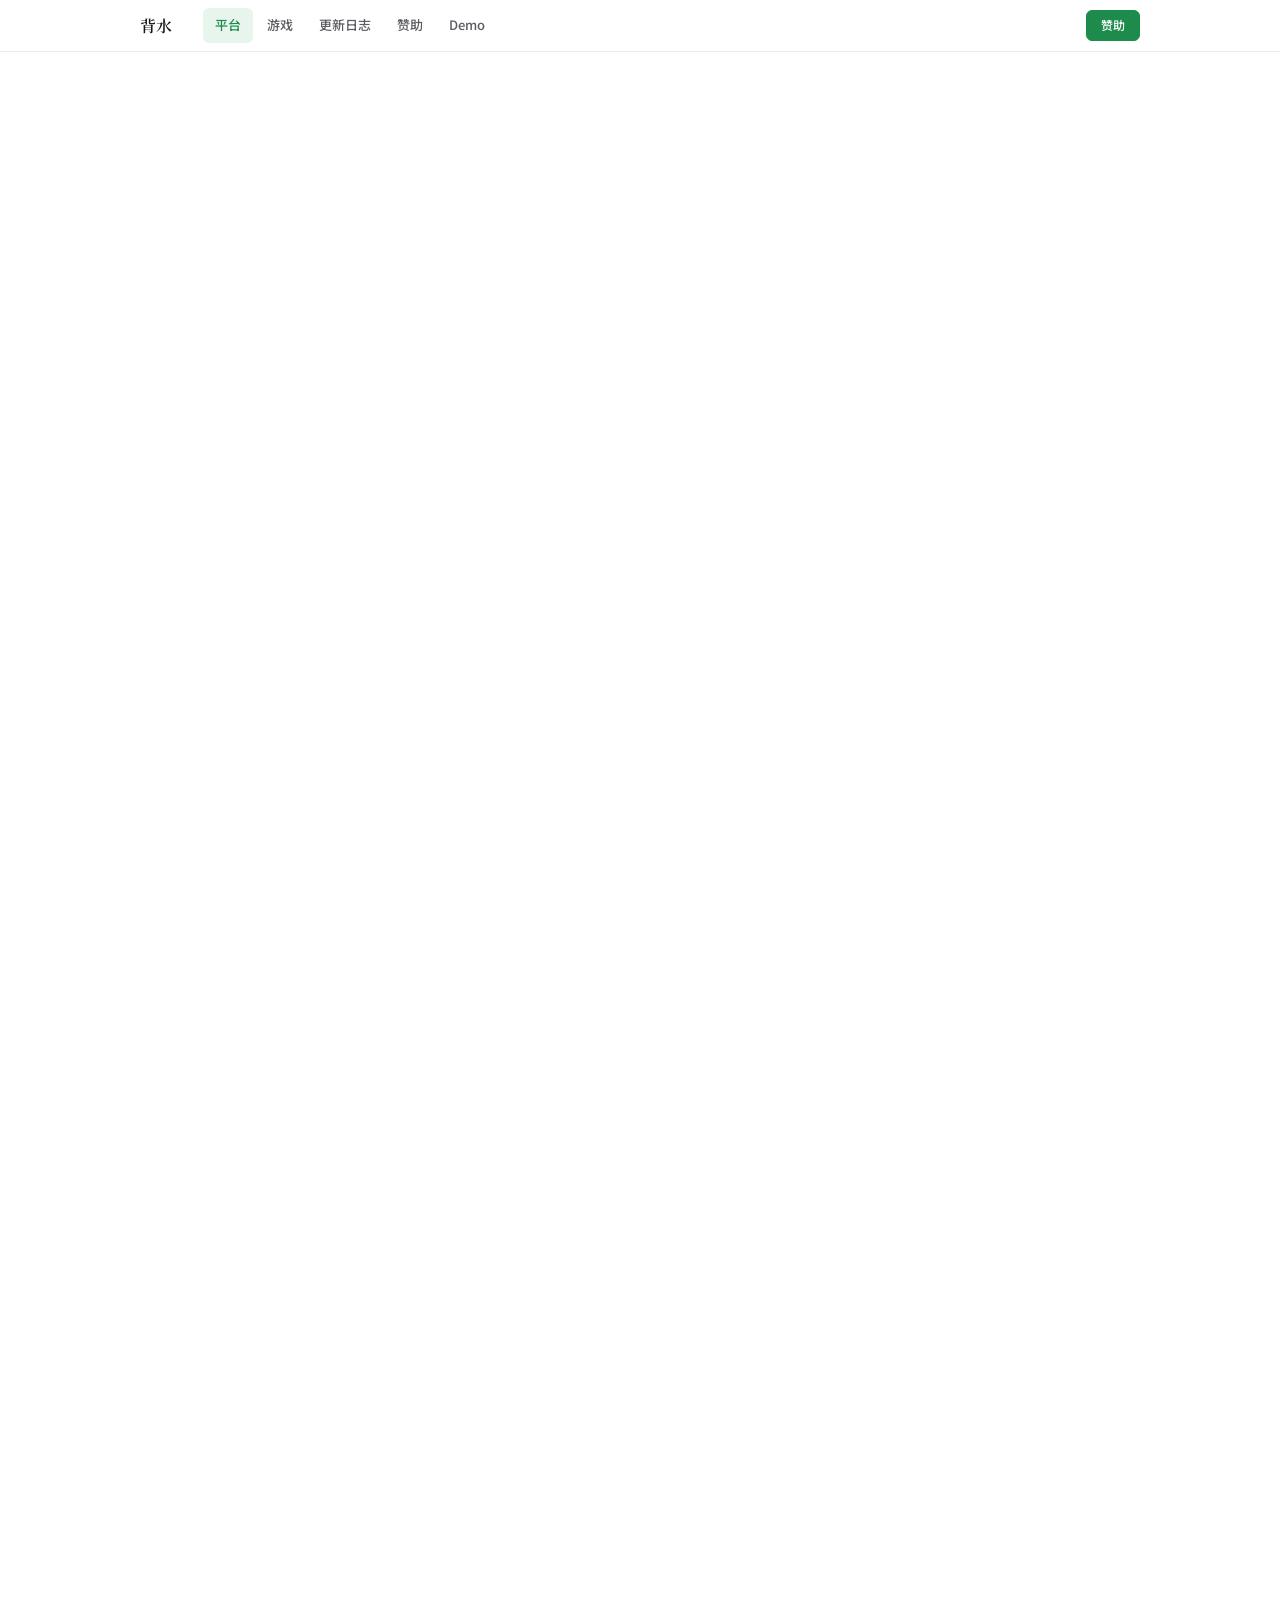
<file: 背水对战平台.html>
<!DOCTYPE html><html lang="zh-CN"><head>
<meta charset="UTF-8">
<meta name="viewport" content="width=device-width, initial-scale=1.0">
<title>背水对战平台 · BeiShui</title>
<link rel="preconnect" href="https://fonts.googleapis.com">
<link href="https://fonts.googleapis.com/css2?family=Noto+Serif+SC:wght@400;600;700&family=Noto+Sans+SC:wght@400;500;600&family=JetBrains+Mono:wght@400;500;600&display=swap" rel="stylesheet">
<style>
/* ========== Reset & Variables ========== */
*,*::before,*::after{margin:0;padding:0;box-sizing:border-box}

:root{
  --bg:#FFFFFF;
  --bg-alt:#F7F9F8;
  --surface:#FFFFFF;
  --surface-hover:#F5F7F6;
  --primary:#1D8B4C;
  --primary-soft:#E8F5EC;
  --accent:#B8860B;
  --accent-soft:#FEF7E6;
  --danger:#D92D4A;
  --text:#1A1A1E;
  --text2:#5B5B62;
  --text3:#909096;
  --border:#E8EAE9;
  --border2:#D6DAD8;
  --radius-sm:6px;
  --radius:10px;
  --radius-lg:14px;
  --shadow:0 1px 2px rgba(0,0,0,0.04);
  --shadow-hover:0 4px 12px rgba(0,0,0,0.06);
  --font-serif:'Noto Serif SC','Georgia','Times New Roman',serif;
  --font-sans:'Noto Sans SC',-apple-system,'PingFang SC','Microsoft YaHei',sans-serif;
  --font-mono:'JetBrains Mono','SF Mono','Cascadia Code',monospace;
}

/* ========== Base ========== */
body{
  font-family:var(--font-sans);
  background:var(--bg);
  color:var(--text);
  line-height:1.7;
  -webkit-font-smoothing:antialiased;
  -moz-osx-font-smoothing:grayscale;
  overflow-x:hidden;
}
::selection{background:var(--primary-soft);color:var(--primary-dim)}
::-webkit-scrollbar{width:5px}
::-webkit-scrollbar-track{background:transparent}
::-webkit-scrollbar-thumb{background:var(--border);border-radius:3px}

/* ========== Navigation ========== */
nav{
  position:fixed;top:0;left:0;right:0;z-index:100;
  height:52px;display:flex;align-items:center;padding:0 24px;
  background:color-mix(in oklch,var(--bg) 88%,transparent);
  backdrop-filter:blur(20px) saturate(1.1);
  -webkit-backdrop-filter:blur(20px) saturate(1.1);
  border-bottom:1px solid var(--border);
  transition:border-color .3s;
}
.nav-inner{
  display:flex;align-items:center;justify-content:space-between;
  width:100%;max-width:1000px;margin:0 auto;
}
.nav-brand{
  font-family:var(--font-serif);font-size:16px;font-weight:600;
  color:var(--text);letter-spacing:.03em;margin-right:28px;flex-shrink:0;
}
.nav-center{display:flex;align-items:center;gap:2px}
.nav-links{display:flex;gap:2px}
.nav-links a{
  padding:6px 12px;font-size:13px;font-weight:500;
  color:var(--text2);text-decoration:none;border-radius:var(--radius-sm);
  cursor:pointer;transition:all .2s ease;position:relative;
}
.nav-links a:hover{color:var(--text);background:var(--primary-soft)}
.nav-links a.act{color:var(--primary);background:var(--primary-soft)}

/* ========== Page Transitions ========== */
.page{
  display:none;padding-top:52px;min-height:100vh;
  opacity:0;transform:translateY(10px);
  transition:opacity .35s ease,transform .35s ease;
}
.page.act{display:block}
.page.enter{opacity:1;transform:translateY(0)}
.page.exit{opacity:0;transform:translateY(-8px)}

/* ========== Hero ========== */
.hero{
  text-align:center;padding:80px 24px 56px;
  max-width:780px;margin:0 auto;position:relative;
}
.hero::before{
  content:'';position:absolute;top:-30%;left:50%;
  transform:translateX(-50%);width:min(640px,80vw);height:400px;
  background:radial-gradient(ellipse,var(--primary-soft) 0%,transparent 70%);
  pointer-events:none;opacity:.7;
}
.hero-badge{
  display:inline-flex;align-items:center;gap:5px;
  padding:5px 14px;border-radius:20px;
  background:var(--primary-soft);color:var(--primary);
  font-size:12px;font-weight:500;margin-bottom:20px;
  letter-spacing:.02em;position:relative;
}
.hero h1{
  font-family:var(--font-serif);
  font-size:clamp(26px,4vw,40px);font-weight:700;
  line-height:1.3;margin-bottom:0;position:relative;
  letter-spacing:-.01em;
}
.hero h1 .hl{color:var(--primary)}
.hero-divider{
  width:36px;height:2px;border-radius:1px;
  background:var(--primary);margin:20px auto;opacity:.5;
}
.hero-p{
  font-size:14.5px;color:var(--text2);
  max-width:580px;margin:0 auto 28px;line-height:1.85;
  position:relative;
}
.hero-sub{
  font-size:13px;color:var(--text3);
  margin-bottom:24px;position:relative;
}
.btn{
  display:inline-flex;align-items:center;gap:6px;
  padding:10px 24px;border-radius:var(--radius-sm);
  font-size:13px;font-weight:500;font-family:inherit;
  text-decoration:none;cursor:pointer;transition:all .25s ease;
  border:1px solid transparent;line-height:1.4;
}
.btn-p{
  background:var(--primary);color:#fff;border-color:var(--primary);
}
.btn-p:hover{
  opacity:.88;transform:translateY(-1.5px);
  box-shadow:0 4px 14px color-mix(in oklch,var(--primary) 25%,transparent);
}
.btn-o{
  background:transparent;border-color:var(--border);color:var(--text);
}
.btn-o:hover{background:var(--surface-hover);border-color:var(--border2);transform:translateY(-1px)}
.btn-g{
  background:var(--accent-soft);color:var(--accent);border-color:transparent;
}
.btn-g:hover{opacity:.85;transform:translateY(-1.5px)}
.acts{display:flex;gap:10px;justify-content:center;flex-wrap:wrap;position:relative}

/* ========== Section ========== */
.sec{max-width:900px;margin:0 auto;padding:56px 24px}
.sec-hd{margin-bottom:32px}
.sec-hd h2{
  font-family:var(--font-serif);
  font-size:24px;font-weight:600;margin-bottom:6px;
}
.sec-hd p{font-size:14px;color:var(--text2)}

/* ========== Block ========== */
.block{
  border:1px solid var(--border);border-radius:var(--radius);
  padding:20px 24px;margin-bottom:10px;
  background:var(--surface);font-size:14px;color:var(--text2);line-height:1.9;
  transition:border-color .3s;
}
.block strong{color:var(--text)}
.bullet{
  margin-bottom:6px;padding-left:18px;position:relative
}
.bullet::before{
  content:'●';position:absolute;left:0;
  color:var(--primary);font-size:9px;top:.15em;
}

/* ========== Cards (metric) ========== */
.cards{
  display:grid;grid-template-columns:repeat(auto-fill,minmax(190px,1fr));
  gap:10px;margin-bottom:24px;
}
.card{
  background:var(--surface);border:1px solid var(--border);
  border-radius:var(--radius);padding:20px 22px;transition:all .25s ease;
}
.card:hover{
  border-color:var(--border2);box-shadow:var(--shadow-hover);transform:translateY(-2px);
}
.card .l{
  font-size:11px;font-weight:600;color:var(--text3);
  margin-bottom:4px;text-transform:uppercase;letter-spacing:.04em;
}
.card .v{font-size:19px;font-weight:600;font-family:var(--font-serif)}
.card .s{font-size:12px;color:var(--text2);margin-top:4px}

/* ========== Game List ========== */
.gl{display:grid;gap:10px}
.g{
  border:1px solid var(--border);border-radius:var(--radius);
  padding:20px 24px;background:var(--surface);
  box-shadow:var(--shadow);
  border-left:3px solid var(--border);
}
.g.cs2{border-left-color:var(--primary)}
.g.mc{border-left-color:var(--accent)}
.g.ot{border-left-color:#4A7BC5}
.g.g2{grid-column:span 2}
@media(max-width:600px){.g.g2{grid-column:span 1}}
.gt{
  display:flex;align-items:center;justify-content:space-between;
  margin-bottom:10px;flex-wrap:wrap;gap:8px;
}
.gt h3{font-size:15px;font-weight:600}
.gts{display:flex;gap:4px;flex-wrap:wrap}
.tg{
  padding:2px 8px;border-radius:4px;font-size:10px;font-weight:500;letter-spacing:.01em;
}
.tg-g{background:var(--primary-soft);color:var(--primary)}
.tg-y{background:var(--accent-soft);color:var(--accent)}
.tg-b{background:#EEF3FF;color:#3366CC}
.tg-gy{background:var(--bg-alt);color:var(--text3)}
.gi{font-size:13px;color:var(--text2);line-height:1.85}
.gi .ip{
  display:inline-flex;padding:4px 12px;
  background:var(--bg-alt);border:1px solid var(--border);
  border-radius:5px;font-family:var(--font-mono);font-size:12px;
  color:var(--primary);cursor:pointer;margin:5px 4px 5px 0;
  transition:all .2s ease;user-select:none;
}
.gi .ip:hover{border-color:var(--primary);background:var(--primary-soft)}
.gd{display:flex;flex-wrap:wrap;gap:4px;margin:8px 0}
.gd span{
  padding:2px 8px;background:var(--bg-alt);border:1px solid var(--border);
  border-radius:4px;font-size:11px;color:var(--text2);
}

/* ========== Changelog Accordion ========== */
.cl{display:grid;gap:4px}
.cl-i{
  border:1px solid var(--border);border-radius:var(--radius);
  overflow:hidden;background:var(--surface);
  transition:border-color .3s;
}
.cl-h{
  display:flex;align-items:center;gap:10px;
  padding:12px 18px;cursor:pointer;
  transition:background .2s;user-select:none;
}
.cl-h:hover{background:var(--surface-hover)}
.cl-d{
  font-size:12px;font-weight:600;color:var(--primary);
  font-family:var(--font-mono);min-width:82px;
}
.cl-v{
  font-size:11px;color:var(--text3);
  font-family:var(--font-mono);min-width:56px;
}
.cl-t{padding:2px 7px;border-radius:4px;font-size:10px;font-weight:500}
.cl-a{
  font-size:10px;color:var(--text3);margin-left:auto;
  transition:transform .3s ease;opacity:.5;
}
.cl-i.op .cl-a{transform:rotate(90deg)}
.cl-b{
  padding:0 18px 0 104px;max-height:0;
  overflow:hidden;font-size:13px;color:var(--text2);
  line-height:1.85;transition:all .35s ease;
}
.cl-i.op .cl-b{max-height:600px;padding-bottom:14px;padding-top:2px}
.cl-b code{
  padding:1px 5px;background:var(--bg-alt);border-radius:4px;
  font-family:var(--font-mono);font-size:12px;color:var(--accent);
}

/* ========== Notification ========== */
.noti{
  display:flex;align-items:flex-start;gap:10px;
  padding:14px 18px;border:1px solid var(--border);
  border-radius:var(--radius);font-size:13px;color:var(--text2);
  line-height:1.75;margin-bottom:10px;background:var(--surface);
}

/* ========== Step cards ========== */
.steps{
  display:grid;grid-template-columns:repeat(auto-fit,minmax(160px,1fr));
  gap:8px;margin:14px 0;
}
.st{
  border:1px solid var(--border);border-radius:var(--radius);
  padding:16px;background:var(--bg-alt);position:relative;
  transition:border-color .25s;
}
.st:hover{border-color:var(--border2)}
.st .n{
  position:absolute;top:8px;right:14px;
  font-size:28px;font-weight:700;font-family:var(--font-mono);
  color:var(--primary-soft);line-height:1;
}
.st h4{font-size:13px;font-weight:600;margin-bottom:4px}
.st p{font-size:12px;color:var(--text2);line-height:1.6}

/* ========== Sponsor Grid ========== */
.sps{display:grid;grid-template-columns:repeat(auto-fit,minmax(160px,1fr));gap:8px}
.sp{
  display:flex;align-items:center;justify-content:center;gap:6px;
  padding:12px 18px;border:1px solid var(--border);
  border-radius:var(--radius-sm);background:var(--surface);
  font-size:13px;color:var(--text2);text-decoration:none;
  transition:all .25s ease;font-family:inherit;cursor:pointer;
}
.sp:hover{border-color:var(--primary);color:var(--primary);transform:translateY(-1.5px)}
.sp.gd{
  background:linear-gradient(135deg,var(--accent-soft),transparent 80%);
  border-color:color-mix(in oklch,var(--accent) 20%,transparent);
  color:var(--accent);
}

/* ========== Footer ========== */
footer{
  text-align:center;border-top:1px solid var(--border);
  padding:24px;margin-top:24px;
}
footer p{font-size:12px;color:var(--text3)}
footer .cp{
  color:color-mix(in oklch,var(--danger) 50%,transparent);
  font-size:11px;margin-top:6px;
}

/* ========== Reveal Animations ========== */
.rv{opacity:0;transform:translateY(24px);transition:opacity .55s ease-out,transform .55s ease-out}
.rv.in{opacity:1;transform:translateY(0)}
.rv-d1{transition-delay:.06s}.rv-d2{transition-delay:.12s}.rv-d3{transition-delay:.18s}.rv-d4{transition-delay:.24s}.rv-d5{transition-delay:.30s}

/* Hero entrance (initial load only) */
.he{opacity:0;transform:translateY(18px);transition:opacity .5s ease-out,transform .5s ease-out}
.he.in{opacity:1;transform:translateY(0)}

/* ========== Responsive ========== */
@media(max-width:768px){
  nav{padding:0 14px;height:48px}
  .nav-brand{font-size:14px;margin-right:12px}
  .nav-links a{padding:5px 8px;font-size:12px}
  .hero{padding:60px 16px 40px}
  .hero::before{width:100vw;height:280px;top:-20%}
  .sec{padding:40px 16px}
  .block{padding:16px 18px}
  .card{padding:16px 18px}
  .g{padding:16px 18px}
  .cards{grid-template-columns:1fr 1fr}
  .cl-b{padding-left:18px}
}
@media(max-width:480px){
  .cards{grid-template-columns:1fr}
  .nav-links{gap:0}
  .nav-links a{padding:4px 6px;font-size:11px}
}

/* ========== Reduced Motion ========== */
@media(prefers-reduced-motion:reduce){
  *,*::before,*::after{
    animation-duration:0.01ms!important;
    transition-duration:0.01ms!important;
  }
  .rv,.he{opacity:1;transform:none}
  .page{opacity:1;transform:none}
}
</style>
</head>
<body>

<!-- ===== Navigation ===== -->
<nav>
  <div class="nav-inner">
    <div class="nav-center">
      <span class="nav-brand">背水</span>
      <div class="nav-links">
        <a class="act" onclick="sw('home')">平台</a>
        <a onclick="sw('games')">游戏</a>
        <a onclick="sw('cl')">更新日志</a>
        <a onclick="sw('sp')">赞助</a>
        <a onclick="sw('demo')">Demo</a>
      </div>
    </div>
    <a href="#" onclick="sw('sp')" class="btn btn-p" style="padding:6px 14px;font-size:12px">赞助</a>
  </div>
</nav>

<!-- ===== 平台 ===== -->
<div class="page act" id="p-home">
  <div class="hero">
    <div class="he in" style="transition-delay:.04s">
      <div class="hero-badge">S1 内测已结束 · 感谢各位 · 敬请期待</div>
    </div>
    <h1 class="he" style="transition-delay:.1s">我们始终坚持，<br>您每一个 <span class="hl">Tick</span> 的操作<br>都应该被值得看到</h1>
    <div class="hero-divider he" style="transition-delay:.18s" aria-hidden="true"></div>
    <div class="hero-sub he" style="transition-delay:.22s">1w+ 自研代码插件 · 助力电竞赛事 · 总版本号 V1.0.336（推荐电脑浏览）</div>
    <p class="hero-p he" style="transition-delay:.28s">基于高性能服务器架构的电竞对战平台。自研代码插件体系，持续优化中的对局体验。</p>
    <div class="acts he" style="transition-delay:.36s">
      <a href="#" onclick="sw('games')" class="btn btn-p">游戏列表</a>
      <a href="https://www.123912.com/s/VrDpjv-bpsfd" target="_blank" class="btn btn-o">📦 配套软件下载（先解压再运行）</a>
      <a href="https://www.bilibili.com/video/BV1GJ411x7h7/" target="_blank" class="btn btn-o">加入我们</a>
    </div>
  </div>

  <div class="sec">
    <div class="block rv rv-d1">
      <div class="bullet">欢迎来到本平台！服务器当前线路由中国联通提供网络支持，此网络用户可能比其它家的快1~3ms左右！如果你对三毫秒的延迟发烧的话，请更换自家宽带！</div>
      <div class="bullet"><a href="https://hsfaka.cn/shop/BSP" target="_blank" style="color:var(--primary);text-decoration:none">CS2赞助链接</a> · 推荐直接加管理员好友赞助</div>
      <div class="bullet"><a href="https://afdian.com/a/Bade-Gusi" target="_blank" style="color:var(--accent);text-decoration:none">赞助链接</a> · 推荐直接加管理员好友赞助</div>
      <div class="bullet"><a href="https://hsfaka.cn/shop/BSP" target="_blank" style="color:var(--text2);text-decoration:none">赞助榜</a> · 点我跳转</div>
      <div class="bullet">延迟测试：省内标准为20ms+、中部地区50ms+、广州等地区65ms+、新疆85ms+</div>
      <div class="bullet"><a href="#" onclick="sw('cl')" style="color:var(--text2);text-decoration:none">服务器更新日志</a> · 点我跳转</div>
    </div>

    <div class="block rv rv-d2" style="text-align:center;font-weight:600;color:var(--text);font-size:15px">! 全平台跨核心调度延迟不超过1毫秒 !</div>

    <div class="cards">
      <div class="card rv rv-d2"><div class="l">归属</div><div class="v" style="color:var(--primary)">背水工作室</div><div class="s">高性能统一布控中心 · 公网 IPv4</div></div>
      <div class="card rv rv-d3"><div class="l">网络</div><div class="v" style="color:#1A9C8C">中国联通</div><div class="s">优先带宽 · TCP/UDP 超宽频道</div></div>
      <div class="card rv rv-d4"><div class="l">服务器配置</div><div class="v">14核/24线程</div><div class="s">3.2GHz · 16GB 三星 ECC · 400W</div></div>
      <div class="card rv rv-d4"><div class="l">位置 · 延迟</div><div class="v" style="color:var(--accent)">辽宁联通</div><div class="s">最低 6ms</div></div>
    </div>

    <div class="block rv rv-d3">
      <div class="bullet">本服务器归属于背水工作室旗下的高性能服务器统一管理布控中心，拥有公网IPV4地址，享受中国联通优先带宽特权，辽宁省内TCP/UDP超宽频道优先带宽权限！可以做到7×24小时不间断运行无压力，可同时开设多个大型游戏服务器。</div>
      <div class="bullet">单台搭载14核24线程（单核峰值3.2GHz）/16GB三星ECC纠错内存。单台功率约400W左右，经测试，我的世界108人同时在线或10人反方向跑图无压力！2022年，我们的平台建立，至今已有4年历史！历年发展，用爱发电！日积月累，精益求精！极低的价格，出色的性能！</div>
      <div class="bullet"><strong>后续升级计划：</strong>CPU由3.2GHz改为4.7GHz</div>
      <div class="bullet"><strong>收费标准：</strong>服务器为免费运营，无需购买通行证，但服务器运行维护的开支是笔不小的费用，您可以自己购买vip来赞助服务器，您的名称将会出现在赞助榜上。但目前辽宁地区服务器购买无需开设费用，其他地区还请支付架设费用！</div>
      <div class="bullet"><strong>服务器位置：</strong>当前服务器所在地：[中国辽宁联通] 最低延迟：[6ms]</div>
    </div>

    <div class="block rv rv-d4">
      <strong>【赛事承办】</strong><br>
      背水平台提供电竞赛事服务，平台提供专业的赛事服务器代理。优秀的服务器资源，让您轻松举办《CS:GO》、《我的世界》、《Dread Hunger》等电竞比赛和活动。<br>
      <strong>服务器管理/购买定制请联系QQ：</strong>2994938720
    </div>
  </div>

  <footer>
    <p>背水对战平台 · 背水工作室</p>
    <p>服务器管理/购买定制请联系QQ：2994938720</p>
    <p class="cp">版权所有@侵权必究 · 不要源代码公开</p>
  </footer>
</div>

<!-- ===== 游戏 ===== -->
<div class="page" id="p-games">
  <div class="sec">
    <div class="sec-hd rv"><h2>游戏列表</h2><p>下方将展示服务器全部已完成部署的游戏列表</p></div>

    <div class="noti rv rv-d1">
      <span>⚠️ IPV4地址几乎不会改变，但为避免DDOS意外，请收藏本网站或关注群内官方通知！公益服务器免费试用，性能相同！公益服务器统一使用辽宁联通IPV4地址转发，购买服务器后如需使用其它地区服务器请告知！公益服务器默认为休眠状态，无法直接链接，如需使用请联系管理！</span>
    </div>

    <div class="gl">
      <div class="g cs2 rv rv-d2">
        <div class="gt"><h3>🎯 CS2 · Counter-Strike 2</h3><div class="gts"><span class="tg tg-g">VAC</span><span class="tg tg-g">自研 4000+/场</span><span class="tg tg-y">部分 7×24H</span></div></div>
        <div class="gi">
          【统一使用V社VAC反作弊】背水对战平台。平台拥有自主研发的相关插件每场比赛近4000+的自研代码插件运行，摒弃千篇一律的体验，从原始出发！<br>
          请到顶端下载服务器配套进服软件！快捷！方便！实用！<br>
          极高成熟度，拥有丰富的开服经验。<br>
          服务器链接时不考虑用户是否使用国服还是国际服启动，平台推荐国际服启动！<br>
          关闭vac指令：<code style="color:var(--accent);font-family:var(--font-mono);font-size:12px">-insecure</code>（因为服务器依赖VAC反作弊，关闭VAC后将被服务器屏蔽！）<br>
          <span class="ip" onclick="cp(this)">frp-hip.com:30355</span>
          <span class="ip" onclick="cp(this)">frp-hip.com:30355</span>
          <div style="margin-top:4px;font-size:12px;color:var(--text3)">服务器文件更新时间：详情见更新公告！</div>
        </div>
      </div>

      <div class="g mc rv rv-d3">
        <div class="gt"><h3>⛏️ 我的世界 · Minecraft</h3><div class="gts"><span class="tg tg-y">BAC3.0</span><span class="tg tg-y">部分 7×24H</span></div></div>
        <div class="gi">
          BAC3.0自研反作弊：服务端已部署。极高成熟度，拥有丰富的开服经验。<br>
          <a href="https://afdian.com/p/0164034c016c11ebafcb52540025c377" target="_blank" style="color:var(--primary);text-decoration:none">点我下载PCL2启动器</a><br>
          版本：群内通知 · 下载链接：下载在QQ文件<br>
          <span class="ip" onclick="cp(this)">frp-hip.com:28523</span>
          <div class="gd"><span>惊变一百天</span><span>mc卡丁车</span><span>乌托邦3.2</span><span>雾中人</span><span>随机空岛</span><span>灾难直线</span><span>暮色森林最新版</span></div>
        </div>
      </div>

      <div class="g ot rv rv-d4">
        <div class="gt"><h3>🗡️ Dread Hunger</h3><div class="gts"><span class="tg tg-b">BAC3.0</span><span class="tg tg-gy">完善中</span></div></div>
        <div class="gi">BAC3.0自研反作弊：基础功能部署。基础功能已完成，有待完善。版本：群内通知。链接IP请私信管理员！</div>
      </div>

      <div style="display:grid;grid-template-columns:1fr 1fr;gap:10px" class="rv rv-d5">
        <div class="g ot" style="margin:0"><div class="gt"><h3 style="font-size:14px">💬 KOOK</h3><div class="gts"><span class="tg tg-g">在线</span></div></div><div class="gi">联系管理员</div></div>
        <div class="g ot" style="margin:0"><div class="gt"><h3 style="font-size:14px">🎧 TeamSpeak（TS语音软件）</h3><div class="gts"><span class="tg tg-g">部分 7×24H</span></div></div><div class="gi">链接IP请私信管理员！</div></div>
      </div>
    </div>
  </div>
</div>

<!-- ===== 更新日志 ===== -->
<div class="page" id="p-cl">
  <div class="sec">
    <div class="sec-hd rv"><h2>更新日志</h2><p>总版本号 V1.0.336 · 时间使一切发生着变化 ——埃斯库罗斯</p></div>
    <div class="cl">
      <div class="cl-i rv rv-d1"><div class="cl-h" onclick="t(this)"><span class="cl-d">2026.04.04</span><span class="cl-v">V1.0.365</span><span class="cl-t" style="background:var(--primary-soft);color:var(--primary)">重大</span><span class="cl-a">▸</span></div><div class="cl-b"><b>1v1 单挑插件 - 玩家说明书</b><br>设置顺序如 <code>5 rifle 3 pistol 2 sniper</code> · <code>random</code>/<code>fixed</code> 模式 · <code>.1v1</code> 开始 · <code>.stop1v1</code> 停止 · <code>.tz</code> 换枪 · 自动奇数回合 · 自动换边 · 自动 Demo</div></div>
      <div class="cl-i rv rv-d2"><div class="cl-h" onclick="t(this)"><span class="cl-d">2026.03.27</span><span class="cl-v">V1.0.360</span><span class="cl-t" style="background:#EEF3FF;color:#3366CC">反作弊</span><span class="cl-a">▸</span></div><div class="cl-b">反作弊心跳系统上线，持续发送认证信号，信号中断自动请出。服务端适配插件同步部署。</div></div>
      <div class="cl-i rv rv-d3"><div class="cl-h" onclick="t(this)"><span class="cl-d">2026.02.25</span><span class="cl-v">V1.0.330</span><span class="cl-t" style="background:var(--accent-soft);color:var(--accent)">会员</span><span class="cl-a">▸</span></div><div class="cl-b">计分板会员标签全员可见 · Steam64ID绑定 · 贡献值排行 · 激活冷却60s · 日限50次</div></div>
      <div class="cl-i rv rv-d4"><div class="cl-h" onclick="t(this)"><span class="cl-d">2026.02.24</span><span class="cl-v">V1.0.328</span><span class="cl-a">▸</span></div><div class="cl-b">阵亡快捷指令提示 · C4倒计时智能分段</div></div>
      <div class="cl-i rv rv-d5"><div class="cl-h" onclick="t(this)"><span class="cl-d">2026.02.05</span><span class="cl-v">V1.0.320</span><span class="cl-t" style="background:var(--primary-soft);color:var(--primary)">重写</span><span class="cl-a">▸</span></div><div class="cl-b">重写300行发刀代码 · 玩家状态通告 · 超6分钟记录</div></div>
      <div class="cl-i"><div class="cl-h" onclick="t(this)"><span class="cl-d">2026.01.23</span><span class="cl-v">V1.0.300</span><span class="cl-t" style="background:color-mix(in oklch,var(--danger) 12%,transparent);color:var(--danger)">里程碑</span><span class="cl-a">▸</span></div><div class="cl-b">修复核心API · 跳舞/表情包 · C4倒计时 · 大连节点 · AI外挂检测 · 一人一号</div></div>
      <div class="cl-i"><div class="cl-h" onclick="t(this)"><span class="cl-d">2025.12.23</span><span class="cl-v">V1.0.282</span><span class="cl-a">▸</span></div><div class="cl-b">修复了一些那该死的拼写错误</div></div>
      <div class="cl-i"><div class="cl-h" onclick="t(this)"><span class="cl-d">2025.08.01</span><span class="cl-v">V1.0.262</span><span class="cl-a">▸</span></div><div class="cl-b">自研一键进服器上架 · 优化反作弊逻辑</div></div>
      <div class="cl-i"><div class="cl-h" onclick="t(this)"><span class="cl-d">2025.06.19</span><span class="cl-v">V1.0.257</span><span class="cl-a">▸</span></div><div class="cl-b">修复CS2左下角 · .ct/.t选边 · Dread Hunger更新</div></div>
      <div class="cl-i"><div class="cl-h" onclick="t(this)"><span class="cl-d">2025.06.06</span><span class="cl-v">V1.0.254</span><span class="cl-a">▸</span></div><div class="cl-b">新增Dread Hunger服务器 · 反 Achilles 完成</div></div>
      <div class="cl-i"><div class="cl-h" onclick="t(this)"><span class="cl-d">2025.05.21</span><span class="cl-v">V1.0.248</span><span class="cl-a">▸</span></div><div class="cl-b">热身模式语音互通 · 刀/枪/物品可丢弃</div></div>
      <div class="cl-i"><div class="cl-h" onclick="t(this)"><span class="cl-d">2025.05.16</span><span class="cl-v">V1.0.247</span><span class="cl-a">▸</span></div><div class="cl-b">优化CPU核心亲核性 · MC愚人节服务端</div></div>
      <div class="cl-i"><div class="cl-h" onclick="t(this)"><span class="cl-d">2025.04.05</span><span class="cl-v">V1.0.130</span><span class="cl-a">▸</span></div><div class="cl-b">新增服务器提示语 · 修复13比分不自动判定</div></div>
      <div class="cl-i"><div class="cl-h" onclick="t(this)"><span class="cl-d">2025.03.15</span><span class="cl-v">V1.0.86</span><span class="cl-t" style="background:color-mix(in oklch,var(--danger) 12%,transparent);color:var(--danger)">里程碑</span><span class="cl-a">▸</span></div><div class="cl-b">接入VAC3.0+BAC3.0 · 举报功能 · 不损帧率</div></div>
      <div class="cl-i"><div class="cl-h" onclick="t(this)"><span class="cl-d">2025.02.26</span><span class="cl-v">V1.0.75</span><span class="cl-a">▸</span></div><div class="cl-b">自动Demo录制 · 网盘下载 · 修复异常踢出</div></div>
      <div class="cl-i"><div class="cl-h" onclick="t(this)"><span class="cl-d">2025.02.25</span><span class="cl-v">V1.0.3</span><span class="cl-a">▸</span></div><div class="cl-b">修复投票 · 优化性能 · 优化连接</div></div>
    </div>
  </div>
</div>

<!-- ===== 赞助 ===== -->
<div class="page" id="p-sp">
  <div class="sec">
    <div class="sec-hd rv"><h2>赞助</h2><p>服务器运营依赖社区支持</p></div>
    <div class="sps">
      <a class="sp gd" href="https://hsfaka.cn/shop/BSP" target="_blank">💎 CS2赞助链接</a>
      <a class="sp gd" href="https://afdian.com/a/Bade-Gusi" target="_blank">🌟 赞助链接</a>
      <a class="sp" href="https://hsfaka.cn/shop/BSP" target="_blank">🏆 赞助榜</a>
      <a class="sp" href="#" onclick="sw('cl')">📋 更新日志</a>
      <a class="sp" href="#">⏱️ 延迟测试</a>
    </div>
    <div class="block rv" style="text-align:center">
      QQ：<strong style="color:var(--primary);font-size:17px;font-family:var(--font-mono)">2994938720</strong><br>
      <span style="font-size:13px;color:var(--text3)">服务器管理 · 购买定制</span>
    </div>
  </div>
</div>

<!-- ===== Demo ===== -->
<div class="page" id="p-demo">
  <div class="sec">
    <div class="sec-hd rv"><h2>Demo 回放</h2><p>全比赛demo下载</p></div>

    <div class="block rv rv-d1">
      <strong>下载方式</strong><br>
      <a href="https://pan.quark.cn/s/dcdb0dfa4b89" target="_blank" style="color:var(--primary)">【夸克网盘实时更新，标准速度】</a><br>
      （截至2025年11月26日23:21前的demo现已完成上传供大家下载）<br>
      <a href="https://www.123912.com/s/VrDpjv-QvGfd" target="_blank" style="color:var(--accent)">【123云盘管理员手动更新，不限速下载】</a><br>
      <span style="font-size:12px;color:var(--text3)">（一般情况不更新，除非有重大赛事下载需求才会更新的）</span>
    </div>

    <div class="block rv rv-d2">
      <strong>如何播放demo进行观看？</strong>
      <div class="steps">
        <div class="st"><div class="n">1</div><h4>下载demo</h4><p>下载链接的demo文件，无需解压。</p></div>
        <div class="st"><div class="n">2</div><h4>定位steam</h4><p>单击CS2界面向右看，选择管理→浏览本地文件。</p></div>
        <div class="st"><div class="n">3</div><h4>放入csgo</h4><p>打开game→csgo文件夹，放入demo文件。</p></div>
        <div class="st"><div class="n">4</div><h4>控制台播放</h4><p>输入 <code style="color:var(--primary);font-family:var(--font-mono)">playdemo </code> 选择文件。</p></div>
      </div>
      <div style="font-size:12px;color:var(--text3);margin-top:10px">文件路径：G:\steam\steamapps\common\Counter-Strike Global Offensive\game\csgo</div>
    </div>

    <div class="block rv rv-d3">
      <strong>如何开启demo语音？</strong><br>
      在Demo播放过程中，按 ~ 呼出控制台，输入以下命令：<br>
      <code style="color:var(--primary);font-family:var(--font-mono)">voice_enable 1</code>：启用所有语音频道（默认可能为0，即关闭）<br>
      <code style="color:var(--accent);font-family:var(--font-mono)">demo_timescale 1</code>：Demo播放速度
    </div>
  </div>
</div>

<script>
/* ========== Page switching with transitions ========== */
function sw(id) {
  const pages = document.querySelectorAll('.page');
  const current = document.querySelector('.page.act');
  const next = document.getElementById('p-' + id);
  if (current === next) return;

  current.classList.remove('act', 'enter');
  current.classList.add('exit');
  current.style.display = 'none';

  next.style.display = 'block';
  next.classList.remove('exit');
  next.classList.add('act');
  // Force reflow then trigger enter
  void next.offsetWidth;
  next.classList.add('enter');

  // Nav active state
  document.querySelectorAll('.nav-links a').forEach(a => a.classList.remove('act'));
  const ls = ['home','games','cl','sp','demo'];
  const i = ls.indexOf(id);
  if (i >= 0) document.querySelectorAll('.nav-links a')[i].classList.add('act');

  window.scrollTo({ top: 0, behavior: 'smooth' });
}

/* ========== Accordion (Changelog) ========== */
function t(h) {
  const i = h.closest('.cl-i');
  const op = i.classList.contains('op');
  document.querySelectorAll('.cl-i.op').forEach(e => e.classList.remove('op'));
  if (!op) i.classList.add('op');
}

/* ========== Copy IP ========== */
function cp(el) {
  const ip = el.textContent.trim();
  navigator.clipboard.writeText(ip).then(() => {
    const o = el.textContent;
    el.textContent = '✓ 已复制';
    setTimeout(() => el.textContent = o, 800);
  });
}

/* ========== Scroll Reveal ========== */
const ro = new IntersectionObserver((entries) => {
  entries.forEach(entry => {
    if (entry.isIntersecting) {
      entry.target.classList.add('in');
      ro.unobserve(entry.target);
    }
  });
}, { threshold: 0.08, rootMargin: '0px 0px -30px 0px' });

document.addEventListener('DOMContentLoaded', () => {
  document.querySelectorAll('.rv').forEach(el => ro.observe(el));
  // Initial hero items already have .in, but ensure any that missed it
  document.querySelectorAll('.he:not(.in)').forEach(el => {
    el.classList.add('in');
  });
});
</script>
</body>
</html>
</file>
<file: bsp-anim.css>
/* ============================================================
   背水对战平台 · 官网动效库（与客户端 LoadingKit / LayoutAnimationHelper 对齐）
   7 个加载态 + 3 组形态动画
   颜色沿用站点变量（--primary / --surface / --border …），无变量时回退到默认值
   ============================================================ */

:root {
  --bsp-primary: var(--primary, #22D97E);
  --bsp-surface: var(--surface, #15201A);
  --bsp-surface-hover: var(--surface-hover, #1E2822);
  --bsp-border: var(--border, #2A3330);
  --bsp-text: var(--text, #F2F5F3);
  --bsp-radius: var(--radius, 12px);
  --bsp-radius-sm: var(--radius-sm, 8px);

  --bsp-skeleton-base: rgba(255, 255, 255, .06);
  --bsp-skeleton-shine: rgba(255, 255, 255, .16);
  --bsp-mask: rgba(10, 26, 16, .86);
}

/* ---------- ① 旋转环形 Spinner ---------- */
.bsp-ring {
  display: inline-block;
  width: 28px;
  height: 28px;
  border-radius: 50%;
  border: 3px solid rgba(255, 255, 255, .12);
  border-top-color: var(--bsp-primary);
  animation: bsp-spin .9s linear infinite;
  vertical-align: middle;
}
.bsp-ring--sm { width: 18px; height: 18px; border-width: 2px; }
.bsp-ring--lg { width: 46px; height: 46px; border-width: 4px; }

@keyframes bsp-spin { to { transform: rotate(360deg); } }

/* ---------- ② 横向线性进度条 ---------- */
.bsp-linear {
  position: relative;
  width: 100%;
  height: 6px;
  border-radius: 3px;
  background: var(--bsp-skeleton-base);
  overflow: hidden;
}
.bsp-linear__fill {
  height: 100%;
  width: 0;
  border-radius: 3px;
  background: linear-gradient(90deg, #22D97E, #06D8A0);
  transition: width .25s cubic-bezier(.33, 1, .68, 1);
}

/* ---------- ③ 圆形进度 Circular Progress ---------- */
.bsp-circular { position: relative; display: inline-block; width: 56px; height: 56px; }
.bsp-circular svg { transform: rotate(-90deg); display: block; }
.bsp-circular__track { stroke: var(--bsp-skeleton-base); }
.bsp-circular__fill {
  stroke: var(--bsp-primary);
  stroke-linecap: round;
  transition: stroke-dashoffset .25s cubic-bezier(.33, 1, .68, 1);
}
.bsp-circular__text {
  position: absolute;
  inset: 0;
  display: flex;
  align-items: center;
  justify-content: center;
  font-size: 12px;
  font-weight: 600;
  color: var(--bsp-text);
}

/* ---------- ④⑤ 骨架屏 + 扫动微光 ---------- */
.bsp-skeleton {
  position: relative;
  overflow: hidden;
  border-radius: var(--bsp-radius-sm);
  background: var(--bsp-skeleton-base);
}
.bsp-skeleton--text { height: 12px; margin-bottom: 12px; }
.bsp-skeleton--circle { width: 36px; height: 36px; border-radius: 50%; }
.bsp-skeleton::after {
  content: "";
  position: absolute;
  inset: 0;
  background: linear-gradient(90deg, transparent 0%, var(--bsp-skeleton-shine) 50%, transparent 100%);
  transform: translateX(-100%);
  animation: bsp-shimmer 1.4s ease-in-out infinite;
}
@keyframes bsp-shimmer { to { transform: translateX(100%); } }

.bsp-skeleton-row { display: flex; align-items: center; gap: 12px; margin-bottom: 14px; }
.bsp-skeleton-row .bsp-skeleton--lines { flex: 1; }

/* ---------- ⑥ 按钮加载 Button Loading ---------- */
.bsp-btn { position: relative; }
.bsp-btn.is-loading { pointer-events: none; }
.bsp-btn.is-loading > * { visibility: hidden; }
.bsp-btn.is-loading::after {
  content: "";
  position: absolute;
  top: 50%; left: 50%;
  width: 18px; height: 18px;
  margin: -9px 0 0 -9px;
  border-radius: 50%;
  border: 2px solid rgba(255, 255, 255, .25);
  border-top-color: currentColor;
  animation: bsp-spin .8s linear infinite;
}

/* ---------- ⑦ 全屏遮罩 Page Loader ---------- */
.bsp-page-loader {
  position: fixed;
  inset: 0;
  z-index: 9999;
  display: flex;
  flex-direction: column;
  align-items: center;
  justify-content: center;
  gap: 14px;
  background: var(--bsp-mask);
  backdrop-filter: blur(2px);
  opacity: 0;
  transition: opacity .18s ease;
}
.bsp-page-loader.is-visible { opacity: 1; }
.bsp-page-loader__msg { font-size: 16px; font-weight: 600; color: var(--bsp-text); }
.bsp-page-loader__sub { font-size: 12px; color: rgba(242, 245, 243, .6); }
.bsp-page-loader .bsp-linear { width: 200px; }

/* ---------- ⑧ 胶囊 ⇄ 信息卡（形态动画） ---------- */
.bsp-capsule {
  overflow: hidden;
  border: 1px solid var(--bsp-border);
  border-radius: var(--bsp-radius);
  background: var(--bsp-surface);
  transition: width .42s cubic-bezier(.33, 1, .68, 1),
              height .42s cubic-bezier(.33, 1, .68, 1),
              background .25s ease;
}
.bsp-capsule__header { display: flex; align-items: center; gap: 10px; padding: 14px; }
.bsp-capsule__icon {
  width: 26px; height: 26px; border-radius: 8px;
  display: flex; align-items: center; justify-content: center;
  background: linear-gradient(135deg, #22D97E, #06D8A0);
  color: #0A1510; font-size: 13px; flex: none;
}
.bsp-capsule__title { font-size: 14px; font-weight: 600; color: var(--bsp-text); }
.bsp-capsule__body { padding: 0 14px 0; }
.bsp-capsule__actions { padding: 0 14px 14px; }

/* 正文/按钮的渐显（配合 JS 逐个揭示） */
.bsp-reveal {
  opacity: 0;
  transform: translateY(6px);
  transition: opacity .28s ease, transform .28s cubic-bezier(.33, 1, .68, 1);
}
.bsp-reveal.is-shown { opacity: 1; transform: none; }

/* ---------- ⑨ 尺寸变形 ---------- */
.bsp-morphable {
  transition: width .5s cubic-bezier(.33, 1, .68, 1),
              height .5s cubic-bezier(.33, 1, .68, 1),
              padding .5s cubic-bezier(.33, 1, .68, 1);
}
.bsp-pop { animation: bsp-pop .34s cubic-bezier(.34, 1.56, .64, 1); }
@keyframes bsp-pop {
  0% { transform: scale(1.5); }
  100% { transform: scale(1); }
}

/* ---------- 无障碍 / 低配：尊重系统"减少动态效果" ---------- */
@media (prefers-reduced-motion: reduce) {
  .bsp-ring,
  .bsp-skeleton::after,
  .bsp-btn.is-loading::after { animation: none; }
  .bsp-capsule, .bsp-linear__fill, .bsp-circular__fill, .bsp-reveal, .bsp-morphable { transition: none; }
  .bsp-pop { animation: none; }
}
</file>
<file: motion.css>
/* ============================================================
   背水对战平台 · 非线性动效层
   设计参考 StyleKit 动画分类，重新配比后用于官网与进服大厅。
   原则：transform / opacity 为主；指针效果仅精确指针设备；
   所有持续动效支持 prefers-reduced-motion。
   ============================================================ */

@property --m-angle {
  syntax: '<angle>';
  inherits: false;
  initial-value: 0deg;
}

:root {
  --m-ease-out: cubic-bezier(.16, 1, .3, 1);
  --m-ease-spring: cubic-bezier(.34, 1.56, .64, 1);
  --m-ease-elastic: cubic-bezier(.68, -.55, .27, 1.55);
  --m-ease-smooth: cubic-bezier(.4, 0, .2, 1);
  --m-glow: var(--primary, var(--accent, #22D97E));
  --m-glow-soft: rgba(34, 217, 126, .16);
  --m-ink: var(--text, #F2F5F3);
  --m-dur-fast: .22s;
  --m-dur: .45s;
  --m-dur-slow: .8s;
}

@supports (color: color-mix(in srgb, red, blue)) {
  :root {
    --m-glow-soft: color-mix(in srgb, var(--m-glow) 18%, transparent);
  }
}

/* ============================================================
   关键帧：入场 / 退场 / 状态
   ============================================================ */

@keyframes m-fade-up {
  from { opacity: 0; transform: translate3d(0, 22px, 0); filter: blur(6px); }
  to { opacity: 1; transform: translate3d(0, 0, 0); filter: blur(0); }
}
@keyframes m-fade-down {
  from { opacity: 0; transform: translate3d(0, -18px, 0); filter: blur(5px); }
  to { opacity: 1; transform: translate3d(0, 0, 0); filter: blur(0); }
}
@keyframes m-scale-in {
  from { opacity: 0; transform: scale(.88); filter: blur(4px); }
  to { opacity: 1; transform: scale(1); filter: blur(0); }
}
@keyframes m-slide-left {
  from { opacity: 0; transform: translate3d(-30px, 0, 0); filter: blur(6px); }
  to { opacity: 1; transform: translate3d(0, 0, 0); filter: blur(0); }
}
@keyframes m-slide-right {
  from { opacity: 0; transform: translate3d(30px, 0, 0); filter: blur(6px); }
  to { opacity: 1; transform: translate3d(0, 0, 0); filter: blur(0); }
}
@keyframes m-bounce-in {
  0% { opacity: 0; transform: scale(.72) translate3d(0, 16px, 0); }
  58% { opacity: 1; transform: scale(1.045) translate3d(0, 0, 0); }
  76% { transform: scale(.975); }
  100% { opacity: 1; transform: scale(1); }
}
@keyframes m-zoom-in {
  from { opacity: 0; transform: scale(.84); filter: blur(10px); }
  to { opacity: 1; transform: scale(1); filter: blur(0); }
}
@keyframes m-elastic-in {
  0% { opacity: 0; transform: scale(.3); }
  52% { opacity: 1; transform: scale(1.08); }
  70% { transform: scale(.94); }
  86% { transform: scale(1.025); }
  100% { transform: scale(1); }
}
@keyframes m-rotate-in {
  from { opacity: 0; transform: rotate(-6deg) scale(.9); filter: blur(6px); }
  to { opacity: 1; transform: rotate(0) scale(1); filter: blur(0); }
}
@keyframes m-blur-up {
  from { opacity: 0; transform: translate3d(0, 26px, 0); filter: blur(12px); }
  to { opacity: 1; transform: translate3d(0, 0, 0); filter: blur(0); }
}
@keyframes m-card-in {
  from { opacity: 0; transform: translate3d(0, 20px, 0) scale(.955); filter: blur(7px); }
  to { opacity: 1; transform: translate3d(0, 0, 0) scale(1); filter: blur(0); }
}
@keyframes m-page-in {
  from { opacity: 0; transform: translate3d(0, 18px, 0); filter: blur(10px); }
  to { opacity: 1; transform: translate3d(0, 0, 0); filter: blur(0); }
}
@keyframes m-notice-in {
  from { opacity: 0; transform: translate3d(0, -12px, 0) scale(.99); filter: blur(4px); }
  to { opacity: 1; transform: translate3d(0, 0, 0) scale(1); filter: blur(0); }
}
@keyframes m-modal-in {
  from { opacity: 0; transform: translate3d(0, 20px, 0) scale(.955); filter: blur(8px); }
  to { opacity: 1; transform: translate3d(0, 0, 0) scale(1); filter: blur(0); }
}
@keyframes m-modal-out {
  to { opacity: 0; transform: translate3d(0, 10px, 0) scale(.975); filter: blur(5px); }
}
@keyframes m-shortcut-in {
  from { opacity: 0; transform: translate3d(0, 16px, 0) scale(.97); filter: blur(4px); }
  to { opacity: 1; transform: translate3d(0, 0, 0) scale(1); filter: blur(0); }
}
@keyframes m-shortcut-out {
  to { opacity: 0; transform: translate3d(0, 10px, 0) scale(.98); filter: blur(3px); }
}
@keyframes m-toast-in {
  from { opacity: 0; transform: translate3d(14px, 0, 0) scale(.97); filter: blur(3px); }
  to { opacity: 1; transform: translate3d(0, 0, 0) scale(1); filter: blur(0); }
}
@keyframes m-shake {
  0%, 100% { transform: translate3d(0, 0, 0); }
  12% { transform: translate3d(-6px, 0, 0); }
  24% { transform: translate3d(6px, 0, 0); }
  36% { transform: translate3d(-4px, 0, 0); }
  48% { transform: translate3d(4px, 0, 0); }
  60% { transform: translate3d(-2px, 0, 0); }
  72% { transform: translate3d(2px, 0, 0); }
}
@keyframes m-elastic-rebound {
  0% { transform: scale(1); }
  35% { transform: scale(1.22); }
  60% { transform: scale(.92); }
  80% { transform: scale(1.06); }
  100% { transform: scale(1); }
}
@keyframes m-gradient {
  0%, 100% { background-position: 0% 50%; }
  50% { background-position: 100% 50%; }
}
@keyframes m-text-reveal {
  from { clip-path: inset(0 100% 0 0); opacity: .3; }
  to { clip-path: inset(0 0 0 0); opacity: 1; }
}
@keyframes m-shimmer {
  from { background-position: 200% 0; }
  to { background-position: -200% 0; }
}
@keyframes m-pulse-ring {
  0% { box-shadow: 0 0 0 0 var(--m-glow-soft); }
  70% { box-shadow: 0 0 0 8px transparent; }
  100% { box-shadow: 0 0 0 0 transparent; }
}
@keyframes m-float {
  0%, 100% { transform: translate3d(0, 0, 0) scale(1); }
  50% { transform: translate3d(0, -10px, 0) scale(1.015); }
}
@keyframes m-blob {
  0%, 100% {
    border-radius: 42% 58% 63% 37% / 46% 35% 65% 54%;
    transform: translate3d(0, 0, 0) rotate(0deg) scale(1);
  }
  50% {
    border-radius: 58% 42% 38% 62% / 55% 64% 36% 45%;
    transform: translate3d(12px, -14px, 0) rotate(8deg) scale(1.04);
  }
}
@keyframes m-bg-flow {
  0%, 100% { background-position: 0% 46%; }
  50% { background-position: 100% 58%; }
}
@keyframes m-aurora-drift {
  from { transform: translate3d(-1%, -0.5%, 0) scale(1.04); }
  to { transform: translate3d(1%, 0.8%, 0) scale(1.06); }
}
@keyframes m-border-spin {
  to { --m-angle: 360deg; }
}
@keyframes m-ripple {
  to { transform: scale(1); opacity: 0; }
}
@keyframes m-caret {
  0%, 100% { opacity: 0; }
  50% { opacity: 1; }
}
@keyframes m-dots {
  0%, 80%, 100% { transform: scale(.55); opacity: .3; }
  40% { transform: scale(1); opacity: 1; }
}
@keyframes m-count-pop {
  0% { transform: scale(1); }
  38% { transform: scale(1.12); }
  100% { transform: scale(1); }
}
@keyframes m-confetti {
  0% { opacity: 1; transform: translate3d(0, 0, 0) rotate(0deg) scale(1); }
  100% { opacity: 0; transform: translate3d(var(--dx), var(--dy), 0) rotate(var(--rot)) scale(.4); }
}

/* ============================================================
   入场：站点 Hero / 页面 / 大厅模块
   ============================================================ */

/* 站点 hero：在原有 .he 基础上加模糊、方向与弹簧感 */
.he {
  filter: blur(8px);
  transition:
    opacity .78s var(--m-ease-out),
    transform .78s var(--m-ease-out),
    filter .78s var(--m-ease-out);
}
.hero h1.he { transform: translate3d(0, 26px, 0) scale(.985); }
.hero-sub.he { transform: translate3d(-20px, 0, 0); }
.hero-p.he { transform: translate3d(0, 16px, 0); }
.acts.he { transform: scale(.94); }
.he.in {
  opacity: 1;
  filter: blur(0);
  transform: none;
}

/* 页面切换：模糊到清晰 + 上浮 */
.page.act {
  animation: m-page-in .72s var(--m-ease-out) both;
}

/* 官网首页入口 */
.quick-room.anim {
  animation: m-blur-up .9s var(--m-ease-out) .24s both;
}
.quick-room a {
  transition:
    transform .45s var(--m-ease-spring),
    border-color .3s var(--m-ease-out),
    box-shadow .45s var(--m-ease-out);
}

/* 大厅模块入场 */
.launchpad { animation: m-blur-up .9s var(--m-ease-out) both; }
.notice-bar { animation: m-notice-in .65s var(--m-ease-out) both; }
.quick-card { animation: m-card-in .7s var(--m-ease-spring) backwards; }
.quick-card:nth-child(2) { animation-delay: .08s; }
.server-card {
  opacity: 1;
  transform: none;
  animation: m-card-in .65s var(--m-ease-out) backwards;
}
.server-grid.no-intro .server-card {
  opacity: 1;
  transform: none;
}
.tool { animation: m-fade-up .65s var(--m-ease-out) backwards; }
.tool:nth-child(2) { animation-delay: .06s; }
.tool:nth-child(3) { animation-delay: .12s; }
.tool:nth-child(4) { animation-delay: .18s; }
.aside-card { animation: m-slide-right .7s var(--m-ease-out) backwards; }
.aside-card:nth-child(2) { animation-delay: .08s; }
.aside-card:nth-child(3) { animation-delay: .16s; }
.acts .btn {
  animation: m-bounce-in .62s var(--m-ease-spring) backwards;
}
.acts .btn:nth-child(2) { animation-delay: .07s; }
.acts .btn:nth-child(3) { animation-delay: .14s; }
.acts .btn:nth-child(4) { animation-delay: .21s; }

/* 首页版本卡：保留原入场，但让 hover 可接管 transform */
.card.anim {
  opacity: 1;
  transform: none;
  animation-fill-mode: backwards;
}

/* 滚动显现：更慢、更柔、带模糊 */
.rv {
  opacity: 0;
  transform: translate3d(0, 28px, 0) scale(.985);
  filter: blur(8px);
  transition:
    opacity .82s var(--m-ease-out),
    transform .82s var(--m-ease-out),
    filter .82s var(--m-ease-out);
}
.rv.in {
  opacity: 1;
  transform: none;
  filter: blur(0);
}
.rv-d1 { transition-delay: .06s; }
.rv-d2 { transition-delay: .12s; }
.rv-d3 { transition-delay: .18s; }
.rv-d4 { transition-delay: .24s; }
.rv-d5 { transition-delay: .30s; }

/* 子元素错开：父级 .in 后依次入场 */
.motion-ready .m-stagger > * {
  opacity: 0;
  transform: translate3d(0, 18px, 0) scale(.985);
  filter: blur(4px);
  transition:
    opacity .62s var(--m-ease-out),
    transform .62s var(--m-ease-out),
    filter .62s var(--m-ease-out);
}
.motion-ready .m-stagger.in > * {
  opacity: 1;
  transform: none;
  filter: blur(0);
}
.m-stagger.in > *:nth-child(1) { transition-delay: .02s; }
.m-stagger.in > *:nth-child(2) { transition-delay: .08s; }
.m-stagger.in > *:nth-child(3) { transition-delay: .14s; }
.m-stagger.in > *:nth-child(4) { transition-delay: .20s; }
.m-stagger.in > *:nth-child(5) { transition-delay: .26s; }
.m-stagger.in > *:nth-child(6) { transition-delay: .32s; }
.m-stagger.in > *:nth-child(7) { transition-delay: .38s; }
.m-stagger.in > *:nth-child(8) { transition-delay: .44s; }
.m-stagger.in > *:nth-child(n+9) { transition-delay: .5s; }

/* ============================================================
   悬停 / 指针：抬升、聚光、3D 倾斜、磁吸、涟漪、下划线
   ============================================================ */

@media (hover: hover) and (pointer: fine) {
  .m-tilt {
    position: relative;
    transform:
      perspective(1000px)
      rotateX(var(--m-rx, 0deg))
      rotateY(var(--m-ry, 0deg))
      translate3d(0, var(--m-lift, 0px), 0);
    transform-style: preserve-3d;
    backface-visibility: hidden;
    transition:
      transform .55s var(--m-ease-out),
      box-shadow .55s var(--m-ease-out),
      border-color .3s var(--m-ease-out),
      filter .55s var(--m-ease-out);
  }
  .card.anim.m-tilt,
  .server-grid .server-card.m-tilt {
    transform:
      perspective(1000px)
      rotateX(var(--m-rx, 0deg))
      rotateY(var(--m-ry, 0deg))
      translate3d(0, var(--m-lift, 0px), 0);
  }
  .m-tilt:hover {
    --m-lift: -4px;
    box-shadow: 0 22px 48px rgba(0, 0, 0, .32), 0 0 0 1px var(--m-glow-soft);
  }
  .m-tilt::before {
    content: "";
    position: absolute;
    inset: 0;
    border-radius: inherit;
    background:
      radial-gradient(
        260px circle at var(--m-mx, 50%) var(--m-my, 50%),
        var(--m-glow-soft),
        transparent 68%
      );
    opacity: 0;
    transition: opacity .25s var(--m-ease-out);
    pointer-events: none;
    z-index: 0;
  }
  .m-tilt:hover::before { opacity: 1; }

  .m-hover-lift {
    transition:
      transform .42s var(--m-ease-spring),
      box-shadow .42s var(--m-ease-out),
      border-color .3s var(--m-ease-out);
  }
  .m-hover-lift:hover {
    transform: translate3d(0, -3px, 0);
    box-shadow: 0 14px 34px rgba(0, 0, 0, .18);
  }

  .m-magnetic {
    transform: translate3d(var(--m-tx, 0px), var(--m-ty, 0px), 0);
    transition: transform .38s var(--m-ease-spring);
    will-change: transform;
  }
  .m-magnetic:active {
    transform: translate3d(var(--m-tx, 0px), var(--m-ty, 0px), 0) scale(.965);
  }

  .m-cursor-glow {
    position: fixed;
    left: 0;
    top: 0;
    width: 360px;
    height: 360px;
    margin: -180px 0 0 -180px;
    border-radius: 50%;
    background: radial-gradient(circle, var(--m-glow-soft), transparent 66%);
    filter: blur(16px);
    opacity: 0;
    pointer-events: none;
    z-index: 2;
    mix-blend-mode: screen;
    transition: opacity .45s var(--m-ease-out);
    will-change: transform;
  }
  .m-cursor-glow.on { opacity: .55; }
}

/* 下划线绘制 */
.m-underline {
  position: relative;
}
.m-underline::after {
  content: "";
  position: absolute;
  left: 0;
  right: 0;
  bottom: -2px;
  height: 2px;
  border-radius: 2px;
  background: var(--m-glow);
  transform: scaleX(0);
  transform-origin: right center;
  transition: transform .34s var(--m-ease-out);
}
.m-underline:hover::after {
  transform: scaleX(1);
  transform-origin: left center;
}

/* 边框光束：仅用于推荐卡与引导入口 */
.m-beam {
  position: relative;
}
.m-beam::after {
  content: "";
  position: absolute;
  inset: -1px;
  border-radius: inherit;
  padding: 1px;
  background:
    conic-gradient(
      from var(--m-angle),
      transparent 0 68%,
      var(--m-glow) 78%,
      transparent 88%
    );
  -webkit-mask:
    linear-gradient(#000 0 0) content-box,
    linear-gradient(#000 0 0);
  -webkit-mask-composite: xor;
  mask:
    linear-gradient(#000 0 0) content-box,
    linear-gradient(#000 0 0);
  mask-composite: exclude;
  opacity: 0;
  pointer-events: none;
  z-index: 3;
  animation: m-border-spin 4.5s linear infinite;
  transition: opacity .3s var(--m-ease-out);
}
.m-beam:hover::after,
.m-beam.is-always::after { opacity: 1; }

/* 涟漪 */
.m-ripple-host {
  position: relative;
  overflow: hidden;
}
.m-ripple {
  position: absolute;
  border-radius: 50%;
  background: currentColor;
  opacity: .24;
  transform: scale(0);
  pointer-events: none;
  animation: m-ripple .65s var(--m-ease-out) forwards;
}

/* ============================================================
   文字：渐变流动、揭示、打字机、数字滚动、加载点
   ============================================================ */

.m-gradient-text {
  background:
    linear-gradient(
      100deg,
      var(--m-ink) 0%,
      var(--m-glow) 34%,
      var(--m-ink) 58%,
      var(--m-ink) 100%
    );
  background-size: 220% 100%;
  -webkit-background-clip: text;
  background-clip: text;
  -webkit-text-fill-color: transparent;
  color: transparent;
  animation: m-gradient 7s ease-in-out infinite;
}

.launch-copy h2 {
  background:
    linear-gradient(
      100deg,
      #F2F5F3 0%,
      var(--m-glow) 36%,
      #F2F5F3 62%,
      #F2F5F3 100%
    );
  background-size: 220% 100%;
  -webkit-background-clip: text;
  background-clip: text;
  -webkit-text-fill-color: transparent;
  animation:
    m-text-reveal .9s var(--m-ease-out) .08s both,
    m-gradient 7s ease-in-out infinite;
}

.hero h1 .hl {
  background:
    linear-gradient(
      100deg,
      var(--m-glow) 0%,
      #CFFFE4 38%,
      var(--m-glow) 62%,
      var(--m-glow) 100%
    );
  background-size: 220% 100%;
  -webkit-background-clip: text;
  background-clip: text;
  -webkit-text-fill-color: transparent;
  animation: m-gradient 6s ease-in-out infinite;
}

.m-typing::after {
  content: "";
  display: inline-block;
  width: 2px;
  height: 1em;
  margin-left: 3px;
  border-radius: 1px;
  background: currentColor;
  vertical-align: -2px;
  animation: m-caret .8s step-end infinite;
}

.m-count-pop {
  display: inline-block;
  animation: m-count-pop .5s var(--m-ease-spring);
}

.m-dots {
  display: none;
  align-items: center;
  gap: 3px;
  margin-left: 6px;
  vertical-align: middle;
}
.m-dots i {
  display: block;
  width: 4px;
  height: 4px;
  border-radius: 50%;
  background: currentColor;
  animation: m-dots 1.4s var(--m-ease-smooth) infinite;
}
.m-dots i:nth-child(2) { animation-delay: .16s; }
.m-dots i:nth-child(3) { animation-delay: .32s; }
#quickJoinBtn.is-loading .m-dots { display: inline-flex; }

/* ============================================================
   平台理念
   ============================================================ */

.bsp-motto {
  display: inline-flex;
  flex-wrap: wrap;
  align-items: center;
  justify-content: center;
  gap: 7px 10px;
  max-width: min(760px, calc(100% - 20px));
  margin: 16px auto 14px;
  color: var(--m-ink);
  font-size: 13px;
  line-height: 1.7;
  letter-spacing: .01em;
  text-align: center;
}

.bsp-motto-kicker {
  display: inline-flex;
  align-items: center;
  gap: 5px;
  flex: 0 0 auto;
  padding: 2px 8px;
  border: 1px solid currentColor;
  border-radius: 999px;
  color: var(--m-glow);
  font-size: 9.5px;
  font-weight: 600;
  letter-spacing: .12em;
  line-height: 1.7;
  opacity: .82;
  white-space: nowrap;
}

.bsp-motto-kicker::before {
  content: "";
  width: 4px;
  height: 4px;
  border-radius: 50%;
  background: currentColor;
  box-shadow: 0 0 8px currentColor;
}

.bsp-motto-text {
  color: var(--m-ink);
  opacity: .78;
}

.bsp-motto-text em {
  font-style: normal;
  font-weight: 650;
  color: var(--m-glow);
  background-image: linear-gradient(var(--m-glow), var(--m-glow));
  background-repeat: no-repeat;
  background-position: 0 100%;
  background-size: 0% 1px;
  transition: background-size .55s var(--m-ease-out);
}

.bsp-motto:hover .bsp-motto-text em {
  background-size: 100% 1px;
}

.bsp-motto--pill {
  padding: 8px 15px;
  border: 1px solid rgba(34, 217, 126, .18);
  border-radius: 14px;
  background: rgba(34, 217, 126, .055);
  box-shadow: 0 10px 30px rgba(0, 0, 0, .06);
}

.bsp-motto--quote {
  display: flex;
  flex-direction: column;
  align-items: flex-start;
  gap: 5px;
  max-width: none;
  margin: 0 0 22px;
  padding: 18px 22px;
  border: 0;
  border-left: 4px solid var(--m-glow);
  border-radius: 0 var(--radius-lg, 14px) var(--radius-lg, 14px) 0;
  background: #fff;
  box-shadow: 0 8px 24px rgba(22, 35, 61, .06);
  color: var(--ink, #1B2738);
  font-family: var(--font-serif, var(--font-sans, serif));
  text-align: left;
}

.bsp-motto--quote .bsp-motto-kicker {
  font-family: var(--font-sans, inherit);
}

.bsp-motto--quote .bsp-motto-text {
  color: var(--ink, #1B2738);
  opacity: 1;
  font-size: 18px;
  line-height: 1.8;
}

.bsp-motto--quote .bsp-motto-text em {
  background-size: 100% 2px;
}

.bsp-motto.anim {
  animation: m-blur-up .8s var(--m-ease-out) .24s both;
}

.pagefoot .foot-motto {
  flex-basis: 100%;
  width: 100%;
  display: flex;
  align-items: center;
  justify-content: flex-start;
  gap: 7px 10px;
  max-width: none;
  margin: 0 0 4px;
  padding-bottom: 10px;
  border-bottom: 1px dashed var(--border-soft);
  font-size: 11.5px;
  text-align: left;
}

.pagefoot .foot-motto .bsp-motto-kicker {
  font-size: 9px;
}

.pagefoot .foot-motto .bsp-motto-text {
  font-size: 11.5px;
  opacity: .92;
}

@media (max-width: 720px) {
  .bsp-motto {
    gap: 6px 8px;
    font-size: 12px;
  }

  .bsp-motto--quote {
    padding: 15px 16px;
    margin-bottom: 18px;
  }

  .bsp-motto--quote .bsp-motto-text {
    font-size: 16px;
  }

  .pagefoot .foot-motto {
    align-items: flex-start;
    flex-direction: column;
    gap: 5px;
  }
}

/* ============================================================
   加载 / 进度 / 状态
   ============================================================ */

.player-bar i,
.side-meter i {
  background-size: 220% 100%;
  animation: m-shimmer 2.8s var(--m-ease-smooth) infinite;
}

.state-badge.is-live .dot,
.pulse {
  animation: m-pulse-ring 2.2s var(--m-ease-out) infinite;
}

.fav-btn.is-on {
  animation: m-elastic-rebound .55s var(--m-ease-elastic);
}

.toast.is-error {
  animation:
    m-toast-in .3s var(--m-ease-spring) both,
    m-shake .48s var(--m-ease-out) .04s;
}

/* ============================================================
   背景：流动、漂浮、形状变形
   ============================================================ */

.aurora {
  animation: m-aurora-drift 28s ease-in-out infinite alternate;
}
.aurora::before {
  content: "";
  position: absolute;
  left: -10vw;
  top: 8vh;
  width: 46vw;
  height: 46vw;
  border-radius: 42% 58% 63% 37% / 46% 35% 65% 54%;
  background:
    radial-gradient(circle at 42% 42%, var(--m-glow-soft), transparent 64%);
  filter: blur(48px);
  opacity: .45;
  animation: m-blob 18s ease-in-out infinite alternate;
  pointer-events: none;
}
.hero::before {
  animation: m-float 12s ease-in-out infinite alternate;
}

/* ============================================================
   过渡：弹窗、快捷方式提示、公告、手风琴、轮播
   ============================================================ */

.modal-backdrop {
  animation: m-fade-up .28s var(--m-ease-out) both;
}
.modal {
  animation: m-modal-in .46s var(--m-ease-spring) both;
}
.modal.is-closing {
  animation: m-modal-out .2s var(--m-ease-out) both;
}
.modal-backdrop.is-closing {
  animation: m-modal-out .2s var(--m-ease-out) both;
}

.shortcut-prompt {
  animation: m-shortcut-in .5s var(--m-ease-spring) both;
}
.shortcut-prompt.is-closing {
  animation: m-shortcut-out .22s var(--m-ease-out) both;
}

.notice-bar.is-closing {
  animation: m-shortcut-out .22s var(--m-ease-out) both;
}

.toast {
  animation: m-toast-in .32s var(--m-ease-spring) both;
}

.cl-b {
  transition:
    max-height .65s var(--m-ease-out),
    opacity .45s var(--m-ease-out),
    padding .35s var(--m-ease-out);
}
.cl-i:not(.op) .cl-b { opacity: 0; }
.cl-i.op .cl-b { opacity: 1; }
.cl-i {
  transition:
    transform .38s var(--m-ease-spring),
    border-color .3s var(--m-ease-out),
    box-shadow .38s var(--m-ease-out);
}
.cl-i:hover {
  transform: translate3d(0, -2px, 0);
  border-color: color-mix(in srgb, var(--m-glow) 40%, transparent);
  box-shadow: 0 12px 28px rgba(0, 0, 0, .16);
}

/* 政务版轮播：交叉淡化 + 滑动 + 模糊 */
.slide {
  transition:
    opacity .72s var(--m-ease-out),
    transform .72s var(--m-ease-out),
    filter .72s var(--m-ease-out);
  transform: translate3d(22px, 0, 0) scale(.985);
  filter: blur(10px);
}
.slide.on {
  transform: none;
  filter: blur(0);
}
.slides .dots i {
  transition: width .4s var(--m-ease-spring), background .25s var(--m-ease-out);
}
.arrows button {
  transition:
    background .25s var(--m-ease-out),
    transform .35s var(--m-ease-spring);
}
.arrows button:hover { transform: scale(1.06); }

/* 彩纸粒子 */
.m-confetti-piece {
  position: fixed;
  width: 6px;
  height: 6px;
  border-radius: 2px;
  pointer-events: none;
  z-index: 9999;
  animation: m-confetti .9s var(--m-ease-out) forwards;
}

/* ============================================================
   指针对应元素：无 3D 倾斜时使用轻抬升
   ============================================================ */

.card,
.block,
.g,
.stat,
.focus-main,
.cl-i,
.newslist li,
.side-panel,
.tool,
.aside-card,
.quick-empty {
  transition:
    transform .42s var(--m-ease-spring),
    box-shadow .42s var(--m-ease-out),
    border-color .3s var(--m-ease-out);
}

/* ============================================================
   可访问性 / 响应式
   ============================================================ */

@media (max-width: 720px) {
  .aurora { animation-duration: 34s; }
  .aurora::before {
    width: 72vw;
    height: 72vw;
    left: -22vw;
    filter: blur(34px);
    opacity: .32;
    animation-duration: 24s;
  }
  .m-tilt:hover { box-shadow: none; }
  .quick-card:hover,
  .server-card:hover,
  .tool:hover,
  .aside-card:hover { transform: none; }
}

@media (hover: none) {
  .m-tilt,
  .m-magnetic {
    transform: none !important;
  }
  .m-hover-lift:hover,
  .cl-i:hover {
    transform: none;
    box-shadow: none;
  }
  .m-cursor-glow { display: none; }
}

@supports not ((-webkit-background-clip: text) or (background-clip: text)) {
  .m-gradient-text,
  .launch-copy h2,
  .hero h1 .hl {
    background: none;
    color: inherit;
    -webkit-text-fill-color: currentColor;
    animation: none !important;
  }
}

@media (prefers-reduced-motion: reduce) {
  *, *::before, *::after {
    animation-duration: .001ms !important;
    animation-iteration-count: 1 !important;
    transition-duration: .001ms !important;
    scroll-behavior: auto !important;
  }
  .he, .rv, .m-stagger > * {
    opacity: 1 !important;
    transform: none !important;
    filter: none !important;
  }
  .m-tilt,
  .m-magnetic,
  .m-hover-lift {
    transform: none !important;
  }
  .m-cursor-glow,
  .m-beam::after {
    display: none !important;
  }
  .launch-copy h2,
  .hero h1 .hl,
  .m-gradient-text {
    -webkit-text-fill-color: currentColor;
    color: inherit;
    background: none;
    animation: none !important;
  }
  .m-typing::after { display: none; }
}
</file>
